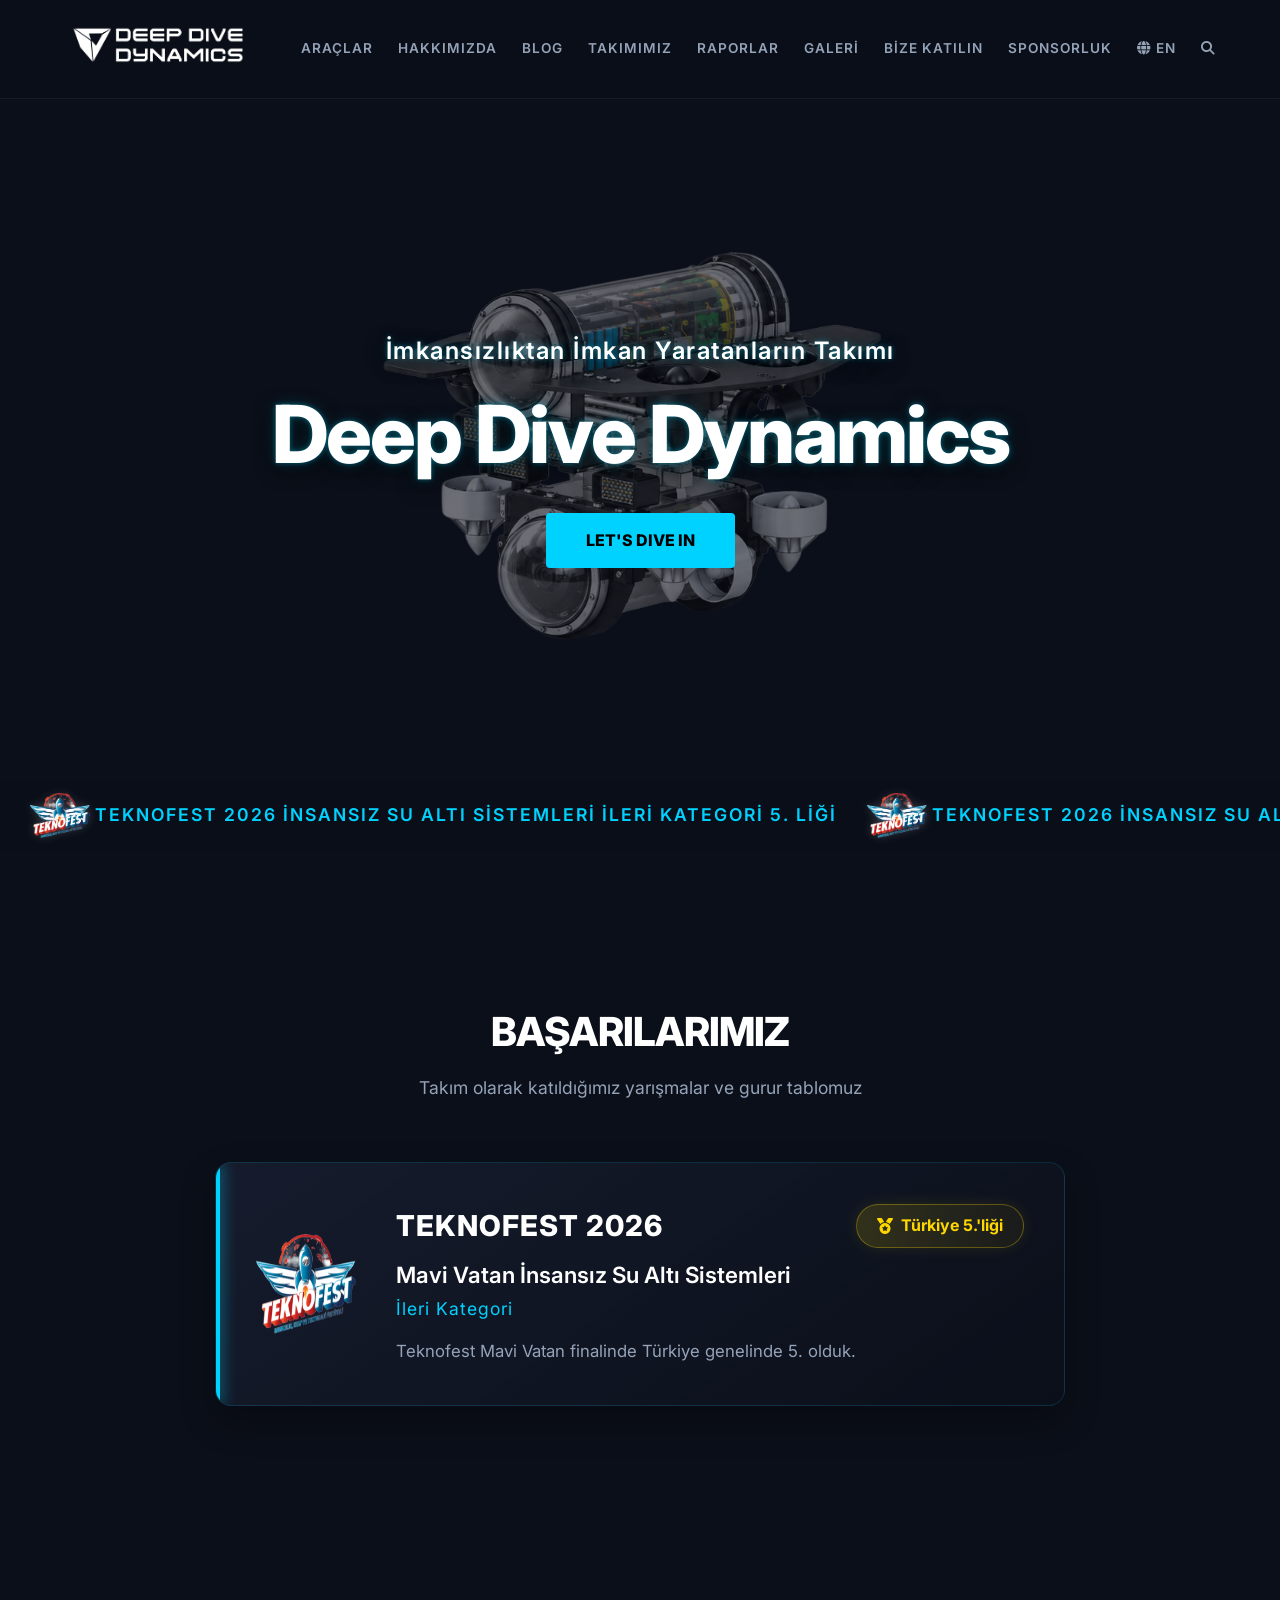
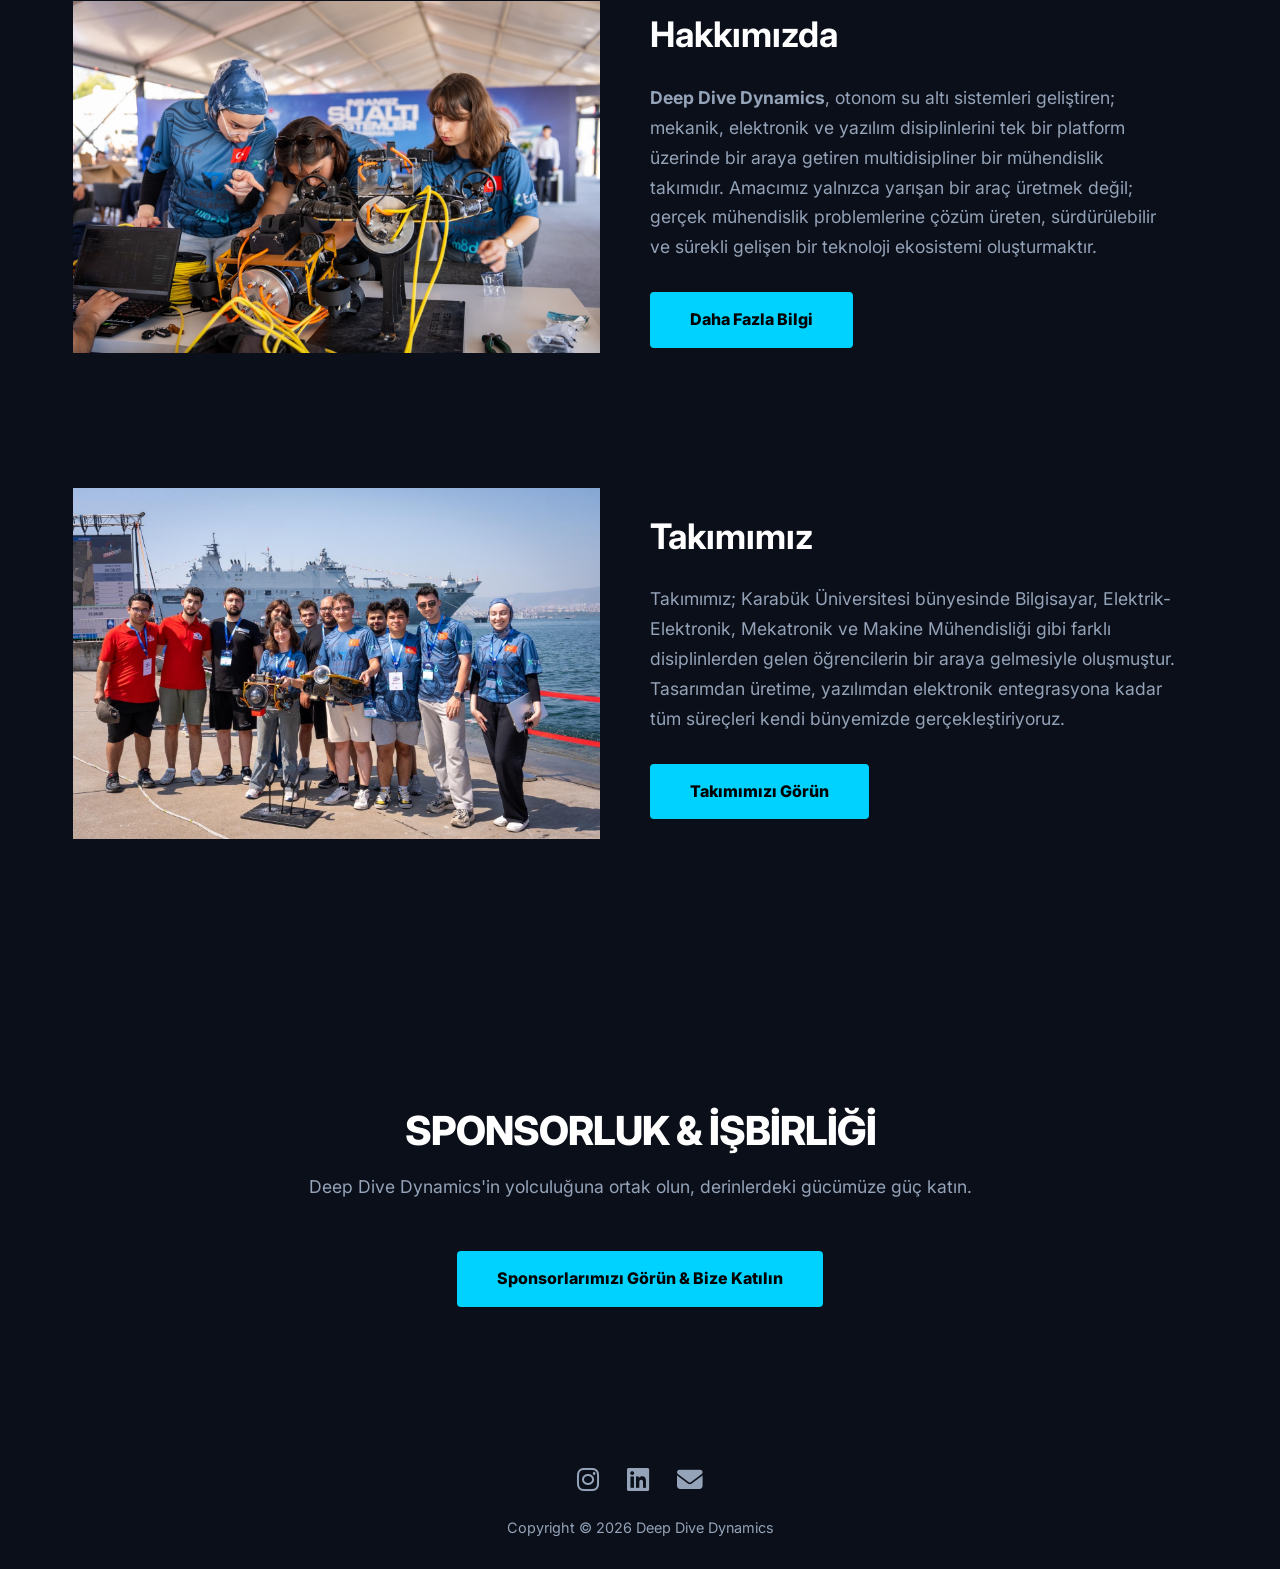
<file: index.html>
<!DOCTYPE html>
<html lang="tr">

<head>
    <meta charset="UTF-8">
    <meta name="viewport" content="width=device-width, initial-scale=1.0">
    <title>Deep Dive Dynamics</title>
    <meta name="description" content="Deep Dive Dynamics - İnsansız Su Altı Sistemleri.">
    <meta name="author" content="İbrahim Güngör">
    <meta property="og:title" content="Deep Dive Dynamics">
    <meta property="og:description"
        content="İmkansızlıktan imkan yaratanların takımı. Geleceğin otonom su altı araçlarını tasarlıyoruz.">

    <link rel="stylesheet" href="https://cdnjs.cloudflare.com/ajax/libs/font-awesome/6.7.2/css/all.min.css">
    <link rel="icon" sizes="192x192" href="images/logo_tek.png">
    <link rel="stylesheet" href="style.css?v=3">
</head>

<body>
    <div id="preloader">
        <img src="images/logo.png" alt="Yükleniyor...">
    </div>

    <header>
        <div class="logo">
            <a href="index.html">
                <img src="images/logo.png" alt="Deep Dive Dynamics Logo">
            </a>
        </div>

        <div class="menu-toggle" id="mobile-menu">
            <i class="fa-solid fa-bars"></i>
        </div>

        <nav id="nav-menu">
            <a href="araclar.html" data-tr="ARAÇLAR" data-en="VEHICLES">ARAÇLAR</a>
            <a href="hakkimizda.html" data-tr="HAKKIMIZDA" data-en="ABOUT US">HAKKIMIZDA</a>
            <a href="blog.html" data-tr="BLOG" data-en="BLOG">BLOG</a>
            <a href="takimimiz.html" data-tr="TAKIMIMIZ" data-en="OUR TEAM">TAKIMIMIZ</a>
            <a href="raporlar.html" data-tr="RAPORLAR" data-en="PAPERS">RAPORLAR</a>
            <a href="galeri.html" data-tr="GALERİ" data-en="GALLERY">GALERİ</a>
            <a href="https://docs.google.com/forms/d/e/1FAIpQLScR8scqBRYS02zoFpXVMVBQeoAkeAK_aq12Xqm8TAhwSs1n3A/viewform"
                target="_blank" data-tr="BİZE KATILIN" data-en="JOIN US">BİZE KATILIN</a>
            <a href="sponsorlar.html" data-tr="SPONSORLUK" data-en="SPONSORSHIP">SPONSORLUK</a>
            <a href="#" id="lang-toggle">
                <i class="fa-solid fa-globe"></i> EN
            </a>
            <a href="#" id="search-btn"><i class="fa-solid fa-magnifying-glass"></i></a>
        </nav>
    </header>

    <section id="hero">
        <p data-tr="İmkansızlıktan İmkan Yaratanların Takımı"
            data-en="The Team That Creates Possibility Out of Impossibility">İmkansızlıktan İmkan Yaratanların Takımı
        </p>
        <h1>Deep Dive Dynamics</h1>
        <a href="#basarilarimiz" class="btn" data-tr="LET'S DIVE IN" data-en="LET'S DIVE IN">LET'S DIVE IN</a>
        <!-- KAYAN YAZI (TICKER) BÖLÜMÜ -->
        <div class="news-ticker">
            <!-- 1. Grup -->
            <div class="ticker-content">
                <img src="images/teknofest_logo.png" alt="Teknofest" class="ticker-logo">
                <span class="marque" data-tr="Teknofest 2026 İnsansız Su Altı Sistemleri İleri Kategori 5. liği"
                    data-en="5th Place in the Advanced Category of Unmanned Underwater Systems at Teknofest 2026">Teknofest
                    2026 İnsansız Su Altı Sistemleri İleri Kategori 5. liği</span>

                <img src="images/teknofest_logo.png" alt="Teknofest" class="ticker-logo">
                <span class="marque" data-tr="Teknofest 2026 İnsansız Su Altı Sistemleri İleri Kategori 5. liği"
                    data-en="5th Place in the Advanced Category of Unmanned Underwater Systems at Teknofest 2026">Teknofest
                    2026 İnsansız Su Altı Sistemleri İleri Kategori 5. liği</span>
            </div>
            <!-- 2. Grup (Döngü için kopya) -->
            <div class="ticker-content">
                <img src="images/teknofest_logo.png" alt="Teknofest" class="ticker-logo">
                <span class="marque" data-tr="Teknofest 2026 İnsansız Su Altı Sistemleri İleri Kategori 5. liği"
                    data-en="5th Place in the Advanced Category of Unmanned Underwater Systems at Teknofest 2026">Teknofest
                    2026 İnsansız Su Altı Sistemleri İleri Kategori 5. liği</span>

                <img src="images/teknofest_logo.png" alt="Teknofest" class="ticker-logo">
                <span class="marque" data-tr="Teknofest 2026 İnsansız Su Altı Sistemleri İleri Kategori 5. liği"
                    data-en="5th Place in the Advanced Category of Unmanned Underwater Systems at Teknofest 2026">Teknofest
                    2026 İnsansız Su Altı Sistemleri İleri Kategori 5. liği</span>
            </div>
        </div>
    </section>

   <section id="basarilarimiz">
        <h2 class="section-title" data-tr="BAŞARILARIMIZ" data-en="ACHIEVEMENTS">BAŞARILARIMIZ</h2>
        <p class="section-subtitle" data-tr="Takım olarak katıldığımız yarışmalar ve gurur tablomuz"
            data-en="The competitions we participated in and our wall of pride">Takım olarak katıldığımız yarışmalar ve
            gurur tablomuz</p>

        <div class="achievement-container">
            <div class="achievement-card">
                <div class="achievement-icon">
                    <img src="images/teknofest_logo.png" class="teknofest-logo"></i>
                </div>
                <div class="achievement-content">
                    <div class="achievement-header">
                        <h3>TEKNOFEST 2026</h3>
                        <div class="achievement-badge" data-tr="<i class='fa-solid fa-medal'></i> Türkiye 5.'liği" data-en="<i class='fa-solid fa-medal'></i> 5th Place in Turkey">
                            <i class="fa-solid fa-medal"></i> Türkiye 5.'liği
                        </div>
                    </div>
                    <h4 data-tr="Mavi Vatan İnsansız Su Altı Sistemleri <br> <span>İleri Kategori</span>"
                        data-en="Blue Homeland Unmanned Underwater Systems <br> <span>Advanced Category</span>">
                        Mavi Vatan İnsansız Su Altı Sistemleri <br>
                        <span>İleri Kategori</span>
                    </h4>
                    <p class="achievement-desc" data-tr="Teknofest Mavi Vatan finalinde Türkiye genelinde 5. olduk."
                        data-en="We ranked 5th across Turkey in the Teknofest Blue Homeland finals.">
                        Teknofest Mavi Vatan finalinde Türkiye genelinde 5. olduk.
                    </p>
                </div>
            </div>
        </div>
    </section>

    <!-- =========================================
         HAKKIMIZDA & TAKIMIMIZ (İKİ SÜTUNLU TASARIM)
         ========================================= -->
    <section id="hakkimizda-takim" style="padding-top: 60px;">

        <!-- Hakkımızda Bloğu -->
        <div class="split-section">
            <div class="split-image">
                <!-- Buraya kendi ekibinizin çalışırken çekilmiş yatay bir fotoğrafını koyabilirsin -->
                <img src="images/ekibimiz/2025-2026/hakkimizda-gorsel.jpeg" alt="Deep Dive Dynamics Çalışma Anı">
            </div>
            <div class="split-content">
                <h2 data-tr="Hakkımızda" data-en="About Us">Hakkımızda</h2>
                <p data-tr="<strong>Deep Dive Dynamics</strong>, otonom su altı sistemleri geliştiren; mekanik, elektronik ve yazılım disiplinlerini tek bir platform üzerinde bir araya getiren multidisipliner bir mühendislik takımıdır. Amacımız yalnızca yarışan bir araç üretmek değil; gerçek mühendislik problemlerine çözüm üreten, sürdürülebilir ve sürekli gelişen bir teknoloji ekosistemi oluşturmaktır."
                    data-en="<strong>Deep Dive Dynamics</strong> is a multidisciplinary engineering team developing autonomous underwater systems; bringing together mechanical, electronic, and software disciplines on a single platform. Our goal is not merely to produce a competing vehicle, but to create a sustainable and continuously evolving technology ecosystem.">
                    <strong>Deep Dive Dynamics</strong>, otonom su altı sistemleri geliştiren; mekanik, elektronik ve
                    yazılım disiplinlerini tek bir platform üzerinde bir araya getiren multidisipliner bir mühendislik
                    takımıdır. Amacımız yalnızca yarışan bir araç üretmek değil; gerçek mühendislik problemlerine çözüm
                    üreten, sürdürülebilir ve sürekli gelişen bir teknoloji ekosistemi oluşturmaktır.
                </p>
                <a href="hakkimizda.html" class="btn" data-tr="Daha Fazla Bilgi" data-en="Learn More">Daha Fazla
                    Bilgi</a>
            </div>
        </div>

        <!-- Takımımız Bloğu -->
        <div class="split-section">
            <div class="split-image">
                <!-- Buraya tüm ekibin toplu fotoğrafını koyabilirsin -->
                <img src="images/ekibimiz/2025-2026/toplu-foto.jpeg" alt="Deep Dive Dynamics Toplu Fotoğraf">
            </div>
            <div class="split-content">
                <h2 data-tr="Takımımız" data-en="Our Team">Takımımız</h2>
                <p data-tr="Takımımız; Karabük Üniversitesi bünyesinde Bilgisayar, Elektrik-Elektronik, Mekatronik ve Makine Mühendisliği gibi farklı disiplinlerden gelen öğrencilerin bir araya gelmesiyle oluşmuştur. Tasarımdan üretime, yazılımdan elektronik entegrasyona kadar tüm süreçleri kendi bünyemizde gerçekleştiriyoruz."
                    data-en="Our team consists of students from various disciplines such as Computer, Electrical-Electronics, Mechatronics, and Mechanical Engineering at Karabük University. We carry out all processes internally, from design to production, and from software to electronic integration.">
                    Takımımız; Karabük Üniversitesi bünyesinde Bilgisayar, Elektrik-Elektronik, Mekatronik ve Makine
                    Mühendisliği gibi farklı disiplinlerden gelen öğrencilerin bir araya gelmesiyle oluşmuştur.
                    Tasarımdan üretime, yazılımdan elektronik entegrasyona kadar tüm süreçleri kendi bünyemizde
                    gerçekleştiriyoruz.
                </p>
                <a href="takimimiz.html" class="btn" data-tr="Takımımızı Görün" data-en="Meet the Team">Takımımızı Görün</a>
            </div>
        </div>

    </section>

    <section id="sponsorluk">
        <h2 class="section-title" data-tr="SPONSORLUK & İŞBİRLİĞİ" data-en="SPONSORSHIP & COLLABORATION">SPONSORLUK &
            İŞBİRLİĞİ</h2>
        <p class="section-subtitle"
            data-tr="Deep Dive Dynamics'in yolculuğuna ortak olun, derinlerdeki gücümüze güç katın."
            data-en="Join the journey of Deep Dive Dynamics and add strength to our power in the depths.">Deep Dive
            Dynamics'in yolculuğuna ortak olun, derinlerdeki gücümüze güç katın.</p>
        <div style="text-align: center; margin-bottom: 40px;">
            <a href="sponsorlar.html" class="btn" data-tr="Sponsorlarımızı Görün & Bize Katılın"
                data-en="See Our Sponsors & Join Us">Sponsorlarımızı Görün & Bize Katılın</a>
        </div>
    </section>

    <!-- =========================================
         GERÇEK ZAMANLI ARAMA MODALI (PENCERESİ)
         ========================================= -->
    <div id="search-modal" class="search-modal">
        <span class="search-close"><i class="fa-solid fa-xmark"></i></span>
        <div class="search-modal-content">
            <input type="text" id="search-input" placeholder="Sitede ne arıyorsunuz?" data-tr="Sitede ne arıyorsunuz?"
                data-en="What are you looking for?">
            <div id="search-results" class="search-results"></div>
        </div>
    </div>

    <footer>
        <div class="footer-ibrahim"><a href="https://www.linkedin.com/in/ibrahimgngr/" target="_blank">İbrahim GÜNGÖR</a></div>
        <div class="footer-socials">
            <a href="https://www.instagram.com/deepdivedynamics/" target="_blank" aria-label="Instagram"><i
                    class="fa-brands fa-instagram"></i></a>
            <a href="https://www.linkedin.com/in/deep-dive-dynamics-aba6392b6/" target="_blank" aria-label="LinkedIn"><i
                    class="fa-brands fa-linkedin"></i></a>
            <a href="mailto:gungoribrahim485@gmail.com" target="_blank" aria-label="Mail"><i
                    class="fa-solid fa-envelope"></i></a>
        </div>
        <p>Copyright &copy; 2026 Deep Dive Dynamics</p>
    </footer>

    <script>
        // Yükleme Ekranı
        window.addEventListener("load", () => {
            const preloader = document.getElementById("preloader");
            setTimeout(() => { preloader.style.opacity = "0"; preloader.style.visibility = "hidden"; }, 1000);
        });

        // ScrollSpy (Menü Vurgulama)
        const sections = document.querySelectorAll("section");
        const navLinks = document.querySelectorAll("header nav a:not(#lang-toggle)");
        window.addEventListener("scroll", () => {
            let current = "";
            sections.forEach((section) => {
                const sectionTop = section.offsetTop;
                if (window.scrollY >= sectionTop - 150) current = section.getAttribute("id");
            });
            if (Math.ceil(window.innerHeight + window.scrollY) >= document.documentElement.scrollHeight - 50) current = "sponsorluk";
            navLinks.forEach((link) => {
                link.classList.remove("active");
                if (current && link.getAttribute("href").includes(current)) link.classList.add("active");
            });
        });

        // Hamburger Menü
        const mobileMenu = document.getElementById('mobile-menu');
        const navMenu = document.getElementById('nav-menu');
        if (mobileMenu && navMenu) {
            mobileMenu.addEventListener('click', () => {
                navMenu.classList.toggle('active');
                const icon = mobileMenu.querySelector('i');
                if (navMenu.classList.contains('active')) {
                    icon.classList.remove('fa-bars'); icon.classList.add('fa-xmark');
                } else {
                    icon.classList.remove('fa-xmark'); icon.classList.add('fa-bars');
                }
            });
            navMenu.querySelectorAll('a').forEach(link => {
                link.addEventListener('click', () => {
                    navMenu.classList.remove('active');
                    mobileMenu.querySelector('i').classList.remove('fa-xmark');
                    mobileMenu.querySelector('i').classList.add('fa-bars');
                });
            });
        }

        // Çoklu Dil Motoru
        const langToggle = document.getElementById('lang-toggle');
        const translatableElements = document.querySelectorAll('[data-tr]');
        let currentLang = localStorage.getItem('site_lang') || 'tr';
        applyLanguage(currentLang);

        if (langToggle) {
            langToggle.addEventListener('click', (e) => {
                e.preventDefault();
                currentLang = currentLang === 'tr' ? 'en' : 'tr';
                localStorage.setItem('site_lang', currentLang);
                applyLanguage(currentLang);
            });
        }

        function applyLanguage(lang) {
            if (lang === 'tr') {
                if (langToggle) langToggle.innerHTML = '<i class="fa-solid fa-globe"></i> EN';
            } else {
                if (langToggle) langToggle.innerHTML = '<i class="fa-solid fa-globe"></i> TR';
            }
            translatableElements.forEach(el => {
                const translation = el.getAttribute(`data-${lang}`);
                if (translation) {
                    if (el.tagName === 'INPUT' || el.tagName === 'TEXTAREA') { el.placeholder = translation; }
                    else { el.innerHTML = translation; }
                }
            });
        }

        // =========================================
        // TÜM SİTEYİ VE ÇEVİRİLERİ TARAYAN AKILLI ARAMA MOTORU
        // =========================================
        const searchBtn = document.getElementById('search-btn');
        const searchModal = document.getElementById('search-modal');
        const searchClose = document.querySelector('.search-close');
        const searchInput = document.getElementById('search-input');
        const searchResults = document.getElementById('search-results');

        const sitePages = [
            'index.html', 'araclar.html', 'hakkimizda.html', 'blog.html',
            'takimimiz.html', 'raporlar.html', 'galeri.html', 'sponsorlar.html'
        ];
        let siteCache = [];

        // 1. Arka planda sayfaları yükleme
        async function loadSiteData() {
            if (siteCache.length > 0) return;
            for (let url of sitePages) {
                try {
                    const response = await fetch(url);
                    const htmlText = await response.text();
                    const parser = new DOMParser();
                    const doc = parser.parseFromString(htmlText, 'text/html');

                    doc.querySelectorAll('script, style, nav, footer, #search-modal').forEach(el => el.remove());

                    siteCache.push({
                        url: url,
                        title: doc.title.split('|')[0].trim(),
                        dom: doc.body
                    });
                } catch (err) {
                    console.log(url + " yüklenirken hata oluştu.");
                }
            }
        }

        // Modalı Açma ve Kapatma
        if (searchBtn && searchModal) {
            searchBtn.addEventListener('click', async (e) => {
                e.preventDefault();
                searchModal.classList.add('active');
                searchInput.focus();

                searchResults.innerHTML = '<p style="color:var(--text-muted); text-align:center; margin-top:20px;"><i class="fa-solid fa-spinner fa-spin"></i> Site içerikleri taranıyor...</p>';
                await loadSiteData();
                searchResults.innerHTML = '';

                if (searchInput.value) triggerSearch(searchInput.value);
            });

            searchClose.addEventListener('click', () => {
                searchModal.classList.remove('active');
                searchInput.value = '';
                searchResults.innerHTML = '';
            });

            searchModal.addEventListener('click', (e) => {
                if (e.target === searchModal) {
                    searchModal.classList.remove('active');
                    searchInput.value = '';
                    searchResults.innerHTML = '';
                }
            });
        }

        // Arama İşlemi (ÇEVİRİ ETİKETLERİ DAHİL)
        function triggerSearch(query) {
            query = query.toLowerCase().trim();
            searchResults.innerHTML = '';
            if (query.length < 2) return;

            let resultsFound = 0;

            siteCache.forEach(page => {
                // Sadece metin barındıran etiketleri seç
                const elements = page.dom.querySelectorAll('h1, h2, h3, h4, h5, h6, p, a, span, li, button, strong, b, div.info-card');
                const uniqueSnippets = new Set();

                elements.forEach(el => {
                    if (el.closest('nav') || el.closest('#search-modal')) return;

                    // Hem HTML içindeki yazıyı hem de çeviri taglerini çek
                    let textContent = el.textContent || "";
                    let dataTr = el.getAttribute('data-tr') || "";
                    let dataEn = el.getAttribute('data-en') || "";

                    // Hepsini birleştirip arama havuzu oluştur
                    let fullString = (textContent + " " + dataTr + " " + dataEn).toLowerCase().replace(/\s+/g, ' ').trim();

                    if (fullString.includes(query) && fullString.length > 0) {

                        // Ekranda gösterilecek metni seç (Eğer İngilizce taginde bulduysa onu göster)
                        let matchSource = textContent;
                        if (dataEn.toLowerCase().includes(query)) matchSource = dataEn;
                        else if (dataTr.toLowerCase().includes(query)) matchSource = dataTr;

                        matchSource = matchSource.replace(/\s+/g, ' ').trim();

                        if (!uniqueSnippets.has(matchSource) && matchSource.length > 0) {
                            uniqueSnippets.add(matchSource);

                            const matchIndex = matchSource.toLowerCase().indexOf(query);
                            const start = Math.max(0, matchIndex - 35);
                            const end = Math.min(matchSource.length, matchIndex + query.length + 35);

                            let snippet = matchSource.substring(start, end);
                            if (start > 0) snippet = "..." + snippet;
                            if (end < matchSource.length) snippet = snippet + "...";

                            // Aranan kelimeyi parlat
                            const regex = new RegExp(`(${query})`, 'gi');
                            snippet = snippet.replace(regex, '<strong style="color: #000; background-color: var(--accent-color); padding: 0 4px; border-radius: 3px;">$1</strong>');

                            const resultItem = document.createElement('a');
                            resultItem.href = `${page.url}?q=${encodeURIComponent(query)}`;
                            resultItem.className = 'search-result-item';
                            resultItem.innerHTML = `
                                <h3 style="font-size:0.85rem; color:#fff; margin-bottom:8px; opacity:0.8; text-transform:uppercase; letter-spacing:1px;">
                                    <i class="fa-solid fa-file-lines" style="margin-right:8px; color:var(--accent-color);"></i>${page.title}
                                </h3>
                                <p style="line-height:1.6;">${snippet}</p>
                            `;
                            searchResults.appendChild(resultItem);
                            resultsFound++;
                        }
                    }
                });
            });

            if (resultsFound === 0) {
                searchResults.innerHTML = `<p style="color:var(--text-muted); text-align:center; margin-top:20px;">Tüm sitede "${query}" ile ilgili sonuç bulunamadı.</p>`;
            }
        }

        if (searchInput) {
            searchInput.addEventListener('input', function () {
                if (siteCache.length > 0) triggerSearch(this.value);
            });
        }

        // =========================================
        // SAYFA YÜKLENİNCE OTOMATİK KAYDIR VE PARLAT
        // =========================================
        window.addEventListener('DOMContentLoaded', () => {
            const urlParams = new URLSearchParams(window.location.search);
            const searchQuery = urlParams.get('q');

            if (searchQuery) {
                const query = searchQuery.toLowerCase().trim();
                const elements = document.querySelectorAll('h1, h2, h3, h4, h5, h6, p, a, span, li, button, strong, b');
                let found = false;

                elements.forEach(el => {
                    if (found) return; // Zaten bulduysa diğerlerine bakma
                    if (el.closest('nav') || el.closest('#search-modal') || el.tagName === 'SCRIPT' || el.tagName === 'STYLE') return;

                    let textContent = el.textContent || "";
                    let dataTr = el.getAttribute('data-tr') || "";
                    let dataEn = el.getAttribute('data-en') || "";

                    let fullString = (textContent + " " + dataTr + " " + dataEn).toLowerCase();

                    if (fullString.includes(query)) {
                        setTimeout(() => {
                            el.scrollIntoView({ behavior: 'smooth', block: 'center' });

                            const originalBg = el.style.backgroundColor;
                            const originalTrans = el.style.transition;

                            el.style.transition = "background-color 0.5s ease";
                            el.style.backgroundColor = "rgba(0, 210, 255, 0.4)";
                            el.style.borderRadius = "4px";

                            setTimeout(() => {
                                el.style.backgroundColor = originalBg;
                                el.style.transition = originalTrans;
                                // URL'deki arama parametresini temizle
                                window.history.replaceState({}, document.title, window.location.pathname);
                            }, 2500);
                        }, 500);

                        found = true;
                    }
                });
            }
        });
    </script>
</body>

</html>
</file>
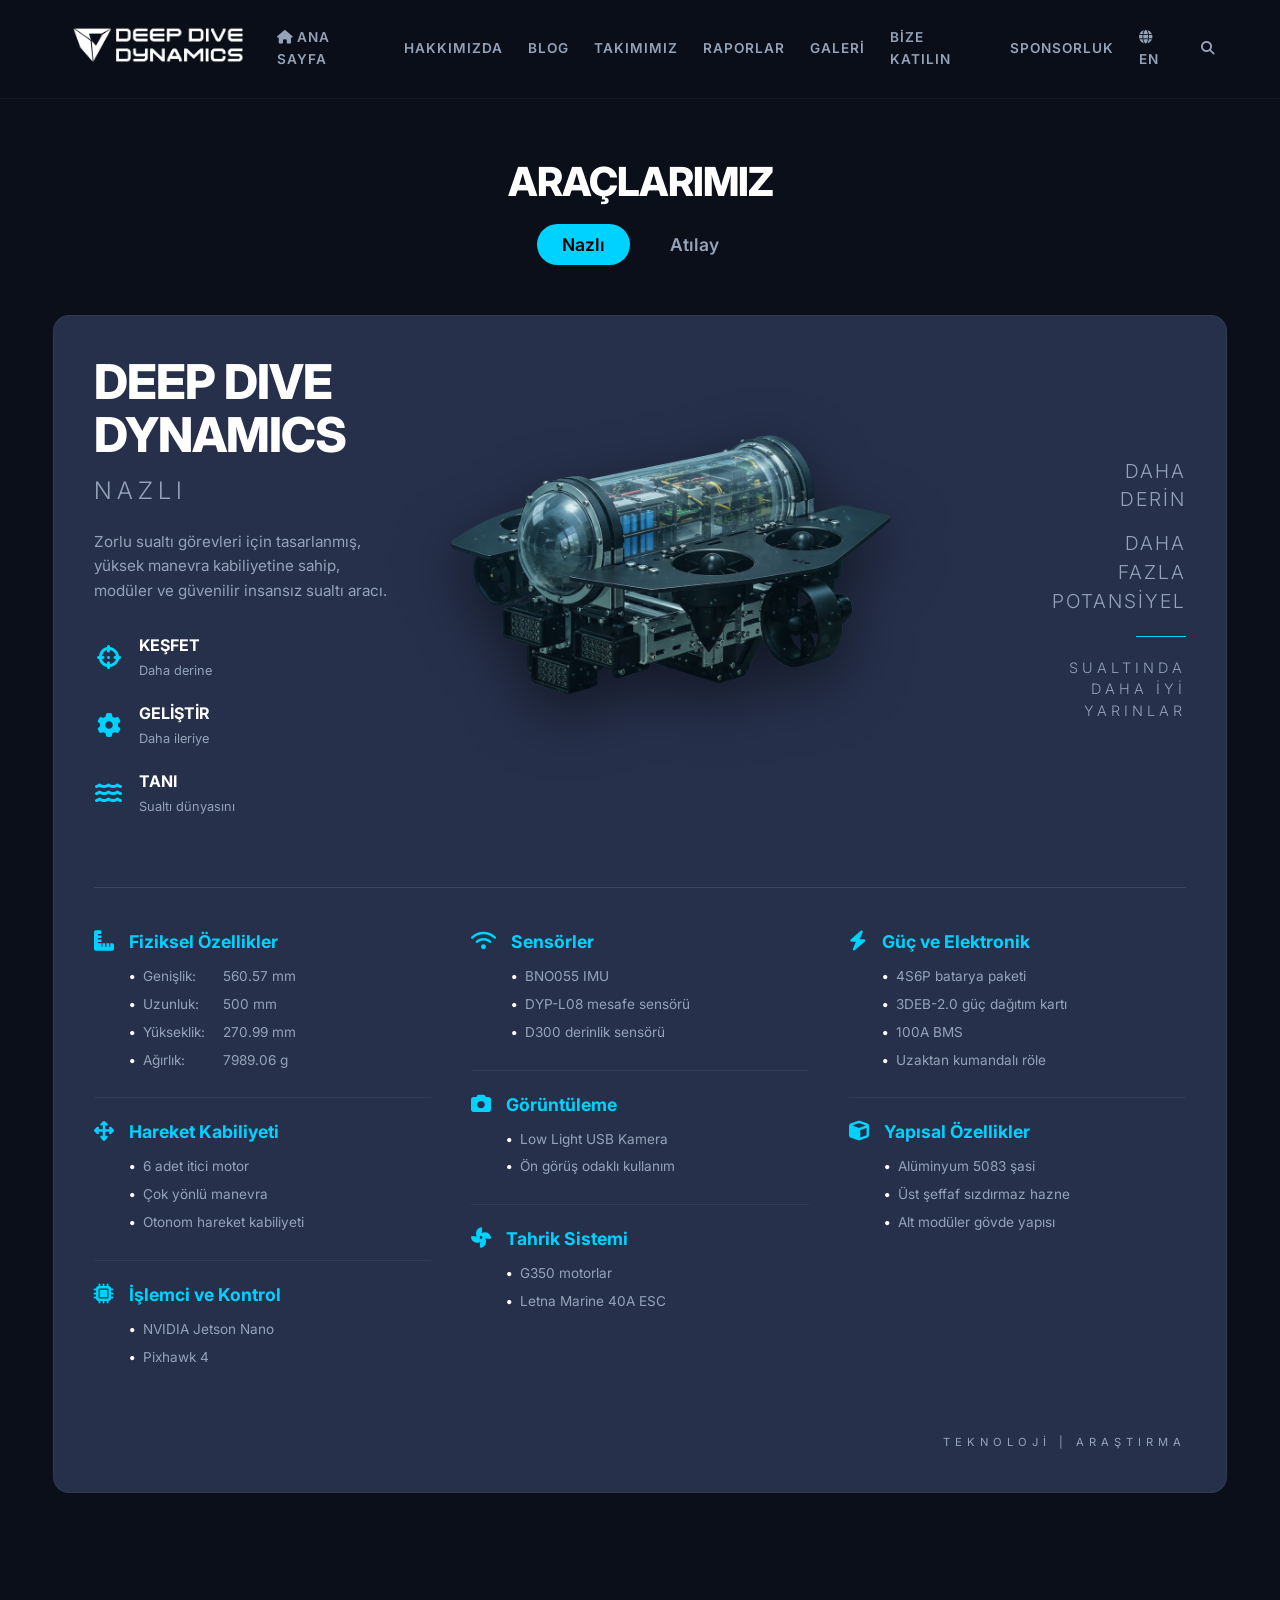
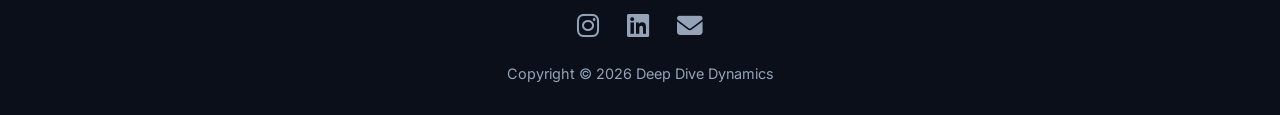
<file: araclar.html>
<!DOCTYPE html>
<html lang="tr">

<head>
    <meta charset="UTF-8">
    <meta name="viewport" content="width=device-width, initial-scale=1.0">
    <title data-tr="Araçlarımız | Deep Dive Dynamics" data-en="Our Vehicles | Deep Dive Dynamics"></title>
    <meta name="description" content="Deep Dive Dynamics - İnsansız Su Altı Sistemleri.">
    <meta name="author" content="İbrahim Güngör">
    <meta property="og:title" content="Deep Dive Dynamics">
    <meta property="og:description"
        content="İmkansızlıktan imkan yaratanların takımı. Geleceğin otonom su altı araçlarını tasarlıyoruz.">

    <link rel="stylesheet" href="https://cdnjs.cloudflare.com/ajax/libs/font-awesome/6.7.2/css/all.min.css">
    <link rel="icon" sizes="192x192" href="images/logo_tek.png">
    <link rel="stylesheet" href="style.css?v=6">
</head>

<body>
    <div id="preloader">
        <img src="images/logo.png" alt="Yükleniyor...">
    </div>

    <header>
        <div class="logo">
            <a href="index.html">
                <img src="images/logo.png" alt="Deep Dive Dynamics Logo">
            </a>
        </div>

        <div class="menu-toggle" id="mobile-menu">
            <i class="fa-solid fa-bars"></i>
        </div>

        <nav id="nav-menu">
            <a href="index.html" data-tr='<i class="fa-solid fa-house"></i> ANA SAYFA'
                data-en='<i class="fa-solid fa-house"></i> HOME'><i class="fa-solid fa-house"></i> ANA SAYFA</a>
            <a href="hakkimizda.html" data-tr="HAKKIMIZDA" data-en="ABOUT US">HAKKIMIZDA</a>
            <a href="blog.html" data-tr="BLOG" data-en="BLOG">BLOG</a>
            <a href="takimimiz.html" data-tr="TAKIMIMIZ" data-en="OUR TEAM">TAKIMIMIZ</a>
            <a href="raporlar.html" data-tr="RAPORLAR" data-en="PAPERS">RAPORLAR</a>
            <a href="galeri.html" data-tr="GALERİ" data-en="GALLERY">GALERİ</a>
            <a href="https://docs.google.com/forms/d/e/1FAIpQLScR8scqBRYS02zoFpXVMVBQeoAkeAK_aq12Xqm8TAhwSs1n3A/viewform"
                target="_blank" data-tr="BİZE KATILIN" data-en="JOIN US">BİZE KATILIN</a>
            <a href="sponsorlar.html" data-tr="SPONSORLUK" data-en="SPONSORSHIP">SPONSORLUK</a>
            <a href="#" id="lang-toggle">
                <i class="fa-solid fa-globe"></i> EN
            </a>
            <a href="#" id="search-btn"><i class="fa-solid fa-magnifying-glass"></i></a>
        </nav>
    </header>

    <div class="page-wrapper">
        <section id="araclar" style="padding-top: 0;">
            <h1 class="section-title" data-tr="ARAÇLARIMIZ" data-en="OUR VEHICLES">ARAÇLARIMIZ</h1>

            <!-- ARAÇ SEÇİCİ MENÜ -->
            <div class="choice-selector">
                <button class="choice-btn active" data-target="Nazlı">Nazlı</button>
                <button class="choice-btn" data-target="Atılay">Atılay</button>
            </div>

            <!-- =========================================
                 NAZLI KISMI (AKTİF OLAN)
                 ========================================= -->
            <div id="Nazlı" class="team-choice-content active">
                <div class="vehicle-showcase">
                    <!-- Üst Kısım: Başlık, Araç Görseli ve Vizyon Yazıları -->
                    <div class="vehicle-header-grid">
                        <!-- Sol: Başlık ve Açıklama -->
                        <div class="vehicle-title-box">
                            <h2 class="vehicle-main-title">DEEP DIVE<br>DYNAMICS</h2>
                            <h3 class="vehicle-sub-title" data-tr="NAZLI" data-en="NAZLI">NAZLI</h3>
                            <p class="vehicle-desc"
                                data-tr="Zorlu sualtı görevleri için tasarlanmış, yüksek manevra kabiliyetine sahip, modüler ve güvenilir insansız sualtı aracı."
                                data-en="Designed for challenging underwater missions, highly maneuverable, modular and reliable unmanned underwater vehicle.">
                                Zorlu sualtı görevleri için tasarlanmış, yüksek manevra kabiliyetine sahip, modüler ve
                                güvenilir insansız sualtı aracı.</p>

                            <ul class="vehicle-vision-list">
                                <li>
                                    <i class="fa-solid fa-crosshairs"></i>
                                    <div>
                                        <h4 data-tr="KEŞFET" data-en="EXPLORE">KEŞFET</h4>
                                        <p data-tr="Daha derine" data-en="Deeper">Daha derine</p>
                                    </div>
                                </li>
                                <li>
                                    <i class="fa-solid fa-gear"></i>
                                    <div>
                                        <h4 data-tr="GELİŞTİR" data-en="DEVELOP">GELİŞTİR</h4>
                                        <p data-tr="Daha ileriye" data-en="Further">Daha ileriye</p>
                                    </div>
                                </li>
                                <li>
                                    <i class="fa-solid fa-water"></i>
                                    <div>
                                        <h4 data-tr="TANI" data-en="RECOGNIZE">TANI</h4>
                                        <p data-tr="Sualtı dünyasını" data-en="Underwater world">Sualtı dünyasını</p>
                                    </div>
                                </li>
                            </ul>
                        </div>

                        <!-- Orta: Araç Görseli -->
                        <div class="vehicle-image-box">
                            <img src="images/araclar/nazli-render.png" alt="Nazlı 3D Render">
                        </div>

                        <!-- Sağ: Sağ Vizyon Yazıları -->
                        <div class="vehicle-right-vision">
                            <p data-tr="DAHA<br>DERİN" data-en="DEEPER">DAHA<br>DERİN</p>
                            <p data-tr="DAHA<br>FAZLA<br>POTANSİYEL" data-en="MORE<br>POTENTIAL">
                                DAHA<br>FAZLA<br>POTANSİYEL</p>
                            <div class="line-divider"></div>
                            <p class="small-vision" data-tr="SUALTINDA<br>DAHA İYİ<br>YARINLAR"
                                data-en="BETTER<br>TOMORROWS<br>UNDERWATER">SUALTINDA<br>DAHA İYİ<br>YARINLAR</p>
                        </div>
                    </div>

                    <!-- Alt Kısım: Teknik Özellikler Grid (3 Sütunlu) -->
                    <div class="vehicle-specs-grid">
                        <!-- Sütun 1 -->
                        <div class="spec-column">
                            <div class="spec-item">
                                <i class="fa-solid fa-ruler-combined"></i>
                                <div>
                                    <h4 data-tr="Fiziksel Özellikler" data-en="Physical Properties">Fiziksel Özellikler
                                    </h4>
                                    <ul>
                                        <li><span>Genişlik:</span> 560.57 mm</li>
                                        <li><span>Uzunluk:</span> 500 mm</li>
                                        <li><span>Yükseklik:</span> 270.99 mm</li>
                                        <li><span>Ağırlık:</span> 7989.06 g</li>
                                    </ul>
                                </div>
                            </div>
                            <div class="spec-item">
                                <i class="fa-solid fa-arrows-up-down-left-right"></i>
                                <div>
                                    <h4 data-tr="Hareket Kabiliyeti" data-en="Maneuverability">Hareket Kabiliyeti</h4>
                                    <ul>
                                        <li data-tr="6 adet itici motor" data-en="6 thrusters">6 adet itici motor</li>
                                        <li data-tr="Çok yönlü manevra" data-en="Omnidirectional maneuver">Çok yönlü
                                            manevra</li>
                                        <li data-tr="Otonom hareket kabiliyeti" data-en="Autonomous movement">Otonom
                                            hareket kabiliyeti</li>
                                    </ul>
                                </div>
                            </div>
                            <div class="spec-item" style="border-bottom:none;">
                                <i class="fa-solid fa-microchip"></i>
                                <div>
                                    <h4 data-tr="İşlemci ve Kontrol" data-en="Processor and Control">İşlemci ve Kontrol
                                    </h4>
                                    <ul>
                                        <li>NVIDIA Jetson Nano</li>
                                        <li>Pixhawk 4</li>
                                    </ul>
                                </div>
                            </div>
                        </div>

                        <!-- Sütun 2 -->
                        <div class="spec-column">
                            <div class="spec-item">
                                <i class="fa-solid fa-wifi"></i>
                                <div>
                                    <h4 data-tr="Sensörler" data-en="Sensors">Sensörler</h4>
                                    <ul>
                                        <li>BNO055 IMU</li>
                                        <li data-tr="DYP-L08 mesafe sensörü" data-en="DYP-L08 distance sensor">DYP-L08
                                            mesafe sensörü</li>
                                        <li data-tr="D300 derinlik sensörü" data-en="D300 depth sensor">D300 derinlik
                                            sensörü</li>
                                    </ul>
                                </div>
                            </div>
                            <div class="spec-item">
                                <i class="fa-solid fa-camera"></i>
                                <div>
                                    <h4 data-tr="Görüntüleme" data-en="Imaging">Görüntüleme</h4>
                                    <ul>
                                        <li>Low Light USB Kamera</li>
                                        <li data-tr="Ön görüş odaklı kullanım" data-en="Front view focused use">Ön görüş
                                            odaklı kullanım</li>
                                    </ul>
                                </div>
                            </div>
                            <div class="spec-item" style="border-bottom:none;">
                                <i class="fa-solid fa-fan"></i>
                                <div>
                                    <h4 data-tr="Tahrik Sistemi" data-en="Propulsion System">Tahrik Sistemi</h4>
                                    <ul>
                                        <li>G350 motorlar</li>
                                        <li>Letna Marine 40A ESC</li>
                                    </ul>
                                </div>
                            </div>
                        </div>

                        <!-- Sütun 3 -->
                        <div class="spec-column">
                            <div class="spec-item">
                                <i class="fa-solid fa-bolt"></i>
                                <div>
                                    <h4 data-tr="Güç ve Elektronik" data-en="Power and Electronics">Güç ve Elektronik
                                    </h4>
                                    <ul>
                                        <li>4S6P batarya paketi</li>
                                        <li data-tr="3DEB-2.0 güç dağıtım kartı"
                                            data-en="3DEB-2.0 power distribution board">3DEB-2.0 güç dağıtım kartı</li>
                                        <li>100A BMS</li>
                                        <li data-tr="Uzaktan kumandalı röle" data-en="Remote controlled relay">Uzaktan
                                            kumandalı röle</li>
                                    </ul>
                                </div>
                            </div>
                            <div class="spec-item" style="border-bottom:none;">
                                <i class="fa-solid fa-cube"></i>
                                <div>
                                    <h4 data-tr="Yapısal Özellikler" data-en="Structural Features">Yapısal Özellikler
                                    </h4>
                                    <ul>
                                        <li data-tr="Alüminyum 5083 şasi" data-en="Aluminum 5083 chassis">Alüminyum 5083
                                            şasi</li>
                                        <li data-tr="Üst şeffaf sızdırmaz hazne"
                                            data-en="Upper transparent sealed chamber">Üst şeffaf sızdırmaz hazne</li>
                                        <li data-tr="Alt modüler gövde yapısı" data-en="Lower modular body structure">
                                            Alt modüler gövde yapısı</li>
                                    </ul>
                                </div>
                            </div>
                        </div>
                    </div>
                    <!-- Alt Slogan -->
                    <div class="vehicle-footer-slogan">
                        <span data-tr="TEKNOLOJİ | ARAŞTIRMA"
                            data-en="TECHNOLOGY | RESEARCH">TEKNOLOJİ | ARAŞTIRMA
                        </span>
                    </div>
                </div>
            </div>

            <!-- =========================================
                 ATILAY KISMI (GİZLİ BAŞLAR)
                 ========================================= -->
            <div id="Atılay" class="team-choice-content">
                <div class="vehicle-showcase">
                    <!-- Üst Kısım: Başlık, Araç Görseli ve Vizyon Yazıları -->
                    <div class="vehicle-header-grid">
                        <!-- Sol: Başlık ve Açıklama -->
                        <div class="vehicle-title-box">
                            <h2 class="vehicle-main-title">DEEP DIVE<br>DYNAMICS</h2>
                            <h3 class="vehicle-sub-title" data-tr="ATILAY" data-en="ATILAY">ATILAY</h3>
                            <p class="vehicle-desc"
                                data-tr="Kompakt yapısı, yüksek manevra kabiliyetine sahip ve modüler tasarımıyla dar alanlarda çalışmak için geliştirilmiş, güvenilir insansız sualtı aracı."
                                data-en="Reliable unmanned underwater vehicle developed to work in narrow spaces with its compact structure, high maneuverability and modular design.">
                                Kompakt yapısı, yüksek manevra kabiliyeti ve modüler tasarımıyla dar alanlarda çalışmak
                                için geliştirilmiş, güvenilir insansız sualtı aracı.</p>

                            <ul class="vehicle-vision-list">
                                <li>
                                    <i class="fa-solid fa-crosshairs"></i>
                                    <div>
                                        <h4 data-tr="KEŞFET" data-en="EXPLORE">KEŞFET</h4>
                                        <p data-tr="Daha yakına" data-en="Closer">Daha yakına</p>
                                    </div>
                                </li>
                                <li>
                                    <i class="fa-solid fa-gear"></i>
                                    <div>
                                        <h4 data-tr="GELİŞTİR" data-en="DEVELOP">GELİŞTİR</h4>
                                        <p data-tr="Daha akıllı" data-en="Smarter">Daha akıllı</p>
                                    </div>
                                </li>
                                <li>
                                    <i class="fa-solid fa-water"></i>
                                    <div>
                                        <h4 data-tr="TANI" data-en="RECOGNIZE">TANI</h4>
                                        <p data-tr="Sualtı detaylarını" data-en="Underwater details">Sualtı detaylarını
                                        </p>
                                    </div>
                                </li>
                            </ul>
                        </div>

                        <!-- Orta: Araç Görseli -->
                        <div class="vehicle-image-box">
                            <img src="images/araclar/atilay-render.png" alt="Atılay 3D Render">
                        </div>

                        <!-- Sağ: Sağ Vizyon Yazıları -->
                        <div class="vehicle-right-vision">
                            <p data-tr="DAHA<br>DERİN" data-en="DEEPER">DAHA<br>DERİN</p>
                            <p data-tr="DAHA<br>FAZLA<br>POTANSİYEL" data-en="MORE<br>POTENTIAL">
                                DAHA<br>FAZLA<br>POTANSİYEL</p>
                            <div class="line-divider"></div>
                            <p class="small-vision" data-tr="SUALTINDA<br>DAHA İYİ<br>YARINLAR"
                                data-en="BETTER<br>TOMORROWS<br>UNDERWATER">SUALTINDA<br>DAHA İYİ<br>YARINLAR</p>
                        </div>
                    </div>

                    <!-- Alt Kısım: Teknik Özellikler Grid (3 Sütunlu) -->
                    <div class="vehicle-specs-grid">
                        <!-- Sütun 1 -->
                        <div class="spec-column">
                            <div class="spec-item">
                                <i class="fa-solid fa-ruler-combined"></i>
                                <div>
                                    <h4 data-tr="Fiziksel Özellikler" data-en="Physical Properties">Fiziksel Özellikler
                                    </h4>
                                    <ul>
                                        <li><span>Genişlik:</span> 442.26 mm</li>
                                        <li><span>Uzunluk:</span> 366.07 mm</li>
                                        <li><span>Yükseklik:</span> 202 mm</li>
                                        <li><span>Ağırlık:</span> 6147.15 g</li>
                                    </ul>
                                </div>
                            </div>
                            <div class="spec-item">
                                <i class="fa-solid fa-arrows-up-down-left-right"></i>
                                <div>
                                    <h4 data-tr="Hareket Kabiliyeti" data-en="Maneuverability">Hareket Kabiliyeti</h4>
                                    <ul>
                                        <li data-tr="6 adet itici motor" data-en="6 thrusters">6 adet itici motor</li>
                                        <li data-tr="Dar alanlarda manevra" data-en="Maneuver in narrow spaces">Dar
                                            alanlarda manevra</li>
                                        <li data-tr="Hassas yönlendirme" data-en="Precise steering">Hassas yönlendirme
                                        </li>
                                    </ul>
                                </div>
                            </div>
                            <div class="spec-item" style="border-bottom:none;">
                                <i class="fa-solid fa-microchip"></i>
                                <div>
                                    <h4 data-tr="İşlemci ve Kontrol" data-en="Processor and Control">İşlemci ve Kontrol
                                    </h4>
                                    <ul>
                                        <li>Raspberry Pi 4</li>
                                        <li>Pixhawk 4</li>
                                    </ul>
                                </div>
                            </div>
                        </div>

                        <!-- Sütun 2 -->
                        <div class="spec-column">
                            <div class="spec-item">
                                <i class="fa-solid fa-wifi"></i>
                                <div>
                                    <h4 data-tr="Sensörler" data-en="Sensors">Sensörler</h4>
                                    <ul>
                                        <li>BNO055 IMU</li>
                                        <li data-tr="DYP-L08 mesafe sensörü" data-en="DYP-L08 distance sensor">DYP-L08
                                            mesafe sensörü</li>
                                    </ul>
                                </div>
                            </div>
                            <div class="spec-item">
                                <i class="fa-solid fa-camera"></i>
                                <div>
                                    <h4 data-tr="Görüntüleme" data-en="Imaging">Görüntüleme</h4>
                                    <ul>
                                        <li>IMX219-200 kamera</li>
                                        <li data-tr="Kapalı alan inceleme ve hat takibi"
                                            data-en="Closed area inspection and line tracking">Kapalı alan inceleme ve
                                            hat takibi</li>
                                    </ul>
                                </div>
                            </div>
                            <div class="spec-item" style="border-bottom:none;">
                                <i class="fa-solid fa-fan"></i>
                                <div>
                                    <h4 data-tr="Tahrik Sistemi" data-en="Propulsion System">Tahrik Sistemi</h4>
                                    <ul>
                                        <li data-tr="Hazır BLDC motorlar" data-en="Standard BLDC motors">Hazır BLDC
                                            motorlar</li>
                                        <li>Letna Marine 40A ESC</li>
                                    </ul>
                                </div>
                            </div>
                        </div>

                        <!-- Sütun 3 -->
                        <div class="spec-column">
                            <div class="spec-item">
                                <i class="fa-solid fa-bolt"></i>
                                <div>
                                    <h4 data-tr="Güç ve Elektronik" data-en="Power and Electronics">Güç ve Elektronik
                                    </h4>
                                    <ul>
                                        <li>4S5P batarya paketi</li>
                                        <li data-tr="3DEB-2.0 güç dağıtım kartı"
                                            data-en="3DEB-2.0 power distribution board">3DEB-2.0 güç dağıtım kartı</li>
                                        <li>100A BMS</li>
                                        <li data-tr="Uzaktan kumandalı röle" data-en="Remote controlled relay">Uzaktan
                                            kumandalı röle</li>
                                    </ul>
                                </div>
                            </div>
                            <div class="spec-item" style="border-bottom:none;">
                                <i class="fa-solid fa-cube"></i>
                                <div>
                                    <h4 data-tr="Yapısal Özellikler" data-en="Structural Features">Yapısal Özellikler
                                    </h4>
                                    <ul>
                                        <li data-tr="Alüminyum 5083 kapaklar" data-en="Aluminum 5083 covers">Alüminyum
                                            5083 kapaklar</li>
                                        <li data-tr="150 mm dış çaplı sızdırmaz hazne"
                                            data-en="150 mm outer diameter sealed chamber">150 mm dış çaplı sızdırmaz
                                            hazne</li>
                                        <li data-tr="Kompakt ve modüler gövde" data-en="Compact and modular body">
                                            Kompakt ve modüler gövde</li>
                                    </ul>
                                </div>
                            </div>
                        </div>
                    </div>
                    <!-- Alt Slogan -->
                    <div class="vehicle-footer-slogan">
                        <span data-tr="TEKNOLOJİ | ARAŞTIRMA"
                            data-en="TECHNOLOGY | RESEARCH">TEKNOLOJİ | ARAŞTIRMA
                        </span>
                    </div>
                </div>
            </div>

        </section>
    </div>


    <!-- =========================================
         GERÇEK ZAMANLI ARAMA MODALI (PENCERESİ)
         ========================================= -->
    <div id="search-modal" class="search-modal">
        <span class="search-close"><i class="fa-solid fa-xmark"></i></span>
        <div class="search-modal-content">
            <input type="text" id="search-input" placeholder="Sitede ne arıyorsunuz? (örn: motor, rapor, sponsor...)"
                data-tr="Sitede ne arıyorsunuz?" data-en="What are you looking for?">
            <div id="search-results" class="search-results">
            </div>
        </div>
    </div>


    <footer>
        <div class="footer-ibrahim"><a href="https://www.linkedin.com/in/ibrahimgngr/" target="_blank">İbrahim GÜNGÖR</a></div>
        <div class="footer-socials">
            <a href="https://www.instagram.com/deepdivedynamics/" target="_blank" aria-label="Instagram"><i
                    class="fa-brands fa-instagram"></i></a>
            <a href="https://www.linkedin.com/in/deep-dive-dynamics-aba6392b6/" target="_blank" aria-label="LinkedIn"><i
                    class="fa-brands fa-linkedin"></i></a>
            <a href="mailto:gungoribrahim485@gmail.com" target="_blank" aria-label="Mail"><i
                    class="fa-solid fa-envelope"></i></a>
        </div>
        <p>Copyright &copy; 2026 Deep Dive Dynamics</p>
    </footer>

    <script>
        // Yükleme Ekranı
        window.addEventListener("load", () => {
            const preloader = document.getElementById("preloader");
            setTimeout(() => { preloader.style.opacity = "0"; preloader.style.visibility = "hidden"; }, 1000);
        });

        // Hamburger Menü
        const mobileMenu = document.getElementById('mobile-menu');
        const navMenu = document.getElementById('nav-menu');
        if (mobileMenu && navMenu) {
            mobileMenu.addEventListener('click', () => {
                navMenu.classList.toggle('active');
                const icon = mobileMenu.querySelector('i');
                if (navMenu.classList.contains('active')) {
                    icon.classList.remove('fa-bars'); icon.classList.add('fa-xmark');
                } else {
                    icon.classList.remove('fa-xmark'); icon.classList.add('fa-bars');
                }
            });
            navMenu.querySelectorAll('a').forEach(link => {
                link.addEventListener('click', () => {
                    navMenu.classList.remove('active');
                    mobileMenu.querySelector('i').classList.remove('fa-xmark');
                    mobileMenu.querySelector('i').classList.add('fa-bars');
                });
            });
        }

        // =========================================
        // SEÇENEK SEÇİCİ (FİLTRELEME) MANTIĞI
        // =========================================
        const choiceBtns = document.querySelectorAll('.choice-btn');
        const choiceContents = document.querySelectorAll('.team-choice-content');

        if (choiceBtns.length > 0) {
            choiceBtns.forEach(btn => {
                btn.addEventListener('click', () => {
                    // Tüm butonları ve içerikleri pasife al
                    choiceBtns.forEach(b => b.classList.remove('active'));
                    choiceContents.forEach(content => content.classList.remove('active'));

                    // Tıklanan butonu ve hedef içeriği aktif yap
                    btn.classList.add('active');

                    // Butondaki data-target ID'sini çek ve HTML ID ile eşleştirerek göster
                    const targetId = btn.getAttribute('data-target');
                    const targetElement = document.getElementById(targetId);

                    if (targetElement) {
                        targetElement.classList.add('active');
                    }
                });
            });
        }

        // Çoklu Dil Motoru
        const langToggle = document.getElementById('lang-toggle');
        const translatableElements = document.querySelectorAll('[data-tr]');
        let currentLang = localStorage.getItem('site_lang') || 'tr';
        applyLanguage(currentLang);

        if (langToggle) {
            langToggle.addEventListener('click', (e) => {
                e.preventDefault();
                currentLang = currentLang === 'tr' ? 'en' : 'tr';
                localStorage.setItem('site_lang', currentLang);
                applyLanguage(currentLang);
            });
        }

        function applyLanguage(lang) {
            if (lang === 'tr') {
                if (langToggle) langToggle.innerHTML = '<i class="fa-solid fa-globe"></i> EN';
            } else {
                if (langToggle) langToggle.innerHTML = '<i class="fa-solid fa-globe"></i> TR';
            }
            translatableElements.forEach(el => {
                const translation = el.getAttribute(`data-${lang}`);
                if (translation) {
                    if (el.tagName === 'INPUT' || el.tagName === 'TEXTAREA') { el.placeholder = translation; }
                    else { el.innerHTML = translation; }
                }
            });
        }

        // =========================================
        // TÜM SİTEYİ VE ÇEVİRİLERİ TARAYAN AKILLI ARAMA MOTORU
        // =========================================
        const searchBtn = document.getElementById('search-btn');
        const searchModal = document.getElementById('search-modal');
        const searchClose = document.querySelector('.search-close');
        const searchInput = document.getElementById('search-input');
        const searchResults = document.getElementById('search-results');

        const sitePages = [
            'index.html', 'araclar.html', 'hakkimizda.html','blog.html',
            'takimimiz.html', 'raporlar.html', 'galeri.html', 'sponsorlar.html'
        ];
        let siteCache = [];

        // 1. Arka planda sayfaları yükleme
        async function loadSiteData() {
            if (siteCache.length > 0) return;
            for (let url of sitePages) {
                try {
                    const response = await fetch(url);
                    const htmlText = await response.text();
                    const parser = new DOMParser();
                    const doc = parser.parseFromString(htmlText, 'text/html');

                    doc.querySelectorAll('script, style, nav, footer, #search-modal').forEach(el => el.remove());

                    siteCache.push({
                        url: url,
                        title: doc.title.split('|')[0].trim(),
                        dom: doc.body
                    });
                } catch (err) {
                    console.log(url + " yüklenirken hata oluştu.");
                }
            }
        }

        // Modalı Açma ve Kapatma
        if (searchBtn && searchModal) {
            searchBtn.addEventListener('click', async (e) => {
                e.preventDefault();
                searchModal.classList.add('active');
                searchInput.focus();

                searchResults.innerHTML = '<p style="color:var(--text-muted); text-align:center; margin-top:20px;"><i class="fa-solid fa-spinner fa-spin"></i> Site içerikleri taranıyor...</p>';
                await loadSiteData();
                searchResults.innerHTML = '';

                if (searchInput.value) triggerSearch(searchInput.value);
            });

            searchClose.addEventListener('click', () => {
                searchModal.classList.remove('active');
                searchInput.value = '';
                searchResults.innerHTML = '';
            });

            searchModal.addEventListener('click', (e) => {
                if (e.target === searchModal) {
                    searchModal.classList.remove('active');
                    searchInput.value = '';
                    searchResults.innerHTML = '';
                }
            });
        }

        // Arama İşlemi (ÇEVİRİ ETİKETLERİ DAHİL)
        function triggerSearch(query) {
            query = query.toLowerCase().trim();
            searchResults.innerHTML = '';
            if (query.length < 2) return;

            let resultsFound = 0;

            siteCache.forEach(page => {
                // Sadece metin barındıran etiketleri seç
                const elements = page.dom.querySelectorAll('h1, h2, h3, h4, h5, h6, p, a, span, li, button, strong, b, div.info-card');
                const uniqueSnippets = new Set();

                elements.forEach(el => {
                    if (el.closest('nav') || el.closest('#search-modal')) return;

                    // Hem HTML içindeki yazıyı hem de çeviri taglerini çek
                    let textContent = el.textContent || "";
                    let dataTr = el.getAttribute('data-tr') || "";
                    let dataEn = el.getAttribute('data-en') || "";

                    // Hepsini birleştirip arama havuzu oluştur
                    let fullString = (textContent + " " + dataTr + " " + dataEn).toLowerCase().replace(/\s+/g, ' ').trim();

                    if (fullString.includes(query) && fullString.length > 0) {

                        // Ekranda gösterilecek metni seç (Eğer İngilizce taginde bulduysa onu göster)
                        let matchSource = textContent;
                        if (dataEn.toLowerCase().includes(query)) matchSource = dataEn;
                        else if (dataTr.toLowerCase().includes(query)) matchSource = dataTr;

                        matchSource = matchSource.replace(/\s+/g, ' ').trim();

                        if (!uniqueSnippets.has(matchSource) && matchSource.length > 0) {
                            uniqueSnippets.add(matchSource);

                            const matchIndex = matchSource.toLowerCase().indexOf(query);
                            const start = Math.max(0, matchIndex - 35);
                            const end = Math.min(matchSource.length, matchIndex + query.length + 35);

                            let snippet = matchSource.substring(start, end);
                            if (start > 0) snippet = "..." + snippet;
                            if (end < matchSource.length) snippet = snippet + "...";

                            // Aranan kelimeyi parlat
                            const regex = new RegExp(`(${query})`, 'gi');
                            snippet = snippet.replace(regex, '<strong style="color: #000; background-color: var(--accent-color); padding: 0 4px; border-radius: 3px;">$1</strong>');

                            const resultItem = document.createElement('a');
                            resultItem.href = `${page.url}?q=${encodeURIComponent(query)}`;
                            resultItem.className = 'search-result-item';
                            resultItem.innerHTML = `
                                <h3 style="font-size:0.85rem; color:#fff; margin-bottom:8px; opacity:0.8; text-transform:uppercase; letter-spacing:1px;">
                                    <i class="fa-solid fa-file-lines" style="margin-right:8px; color:var(--accent-color);"></i>${page.title}
                                </h3>
                                <p style="line-height:1.6;">${snippet}</p>
                            `;
                            searchResults.appendChild(resultItem);
                            resultsFound++;
                        }
                    }
                });
            });

            if (resultsFound === 0) {
                searchResults.innerHTML = `<p style="color:var(--text-muted); text-align:center; margin-top:20px;">Tüm sitede "${query}" ile ilgili sonuç bulunamadı.</p>`;
            }
        }

        if (searchInput) {
            searchInput.addEventListener('input', function () {
                if (siteCache.length > 0) triggerSearch(this.value);
            });
        }

        // =========================================
        // SAYFA YÜKLENİNCE OTOMATİK KAYDIR VE PARLAT
        // =========================================
        window.addEventListener('DOMContentLoaded', () => {
            const urlParams = new URLSearchParams(window.location.search);
            const searchQuery = urlParams.get('q');

            if (searchQuery) {
                const query = searchQuery.toLowerCase().trim();
                const elements = document.querySelectorAll('h1, h2, h3, h4, h5, h6, p, a, span, li, button, strong, b');
                let found = false;

                elements.forEach(el => {
                    if (found) return; // Zaten bulduysa diğerlerine bakma
                    if (el.closest('nav') || el.closest('#search-modal') || el.tagName === 'SCRIPT' || el.tagName === 'STYLE') return;

                    let textContent = el.textContent || "";
                    let dataTr = el.getAttribute('data-tr') || "";
                    let dataEn = el.getAttribute('data-en') || "";

                    let fullString = (textContent + " " + dataTr + " " + dataEn).toLowerCase();

                    if (fullString.includes(query)) {
                        setTimeout(() => {
                            el.scrollIntoView({ behavior: 'smooth', block: 'center' });

                            const originalBg = el.style.backgroundColor;
                            const originalTrans = el.style.transition;

                            el.style.transition = "background-color 0.5s ease";
                            el.style.backgroundColor = "rgba(0, 210, 255, 0.4)";
                            el.style.borderRadius = "4px";

                            setTimeout(() => {
                                el.style.backgroundColor = originalBg;
                                el.style.transition = originalTrans;
                                // URL'deki arama parametresini temizle
                                window.history.replaceState({}, document.title, window.location.pathname);
                            }, 2500);
                        }, 500);

                        found = true;
                    }
                });
            }
        });
    </script>
</body>

</html>
</file>
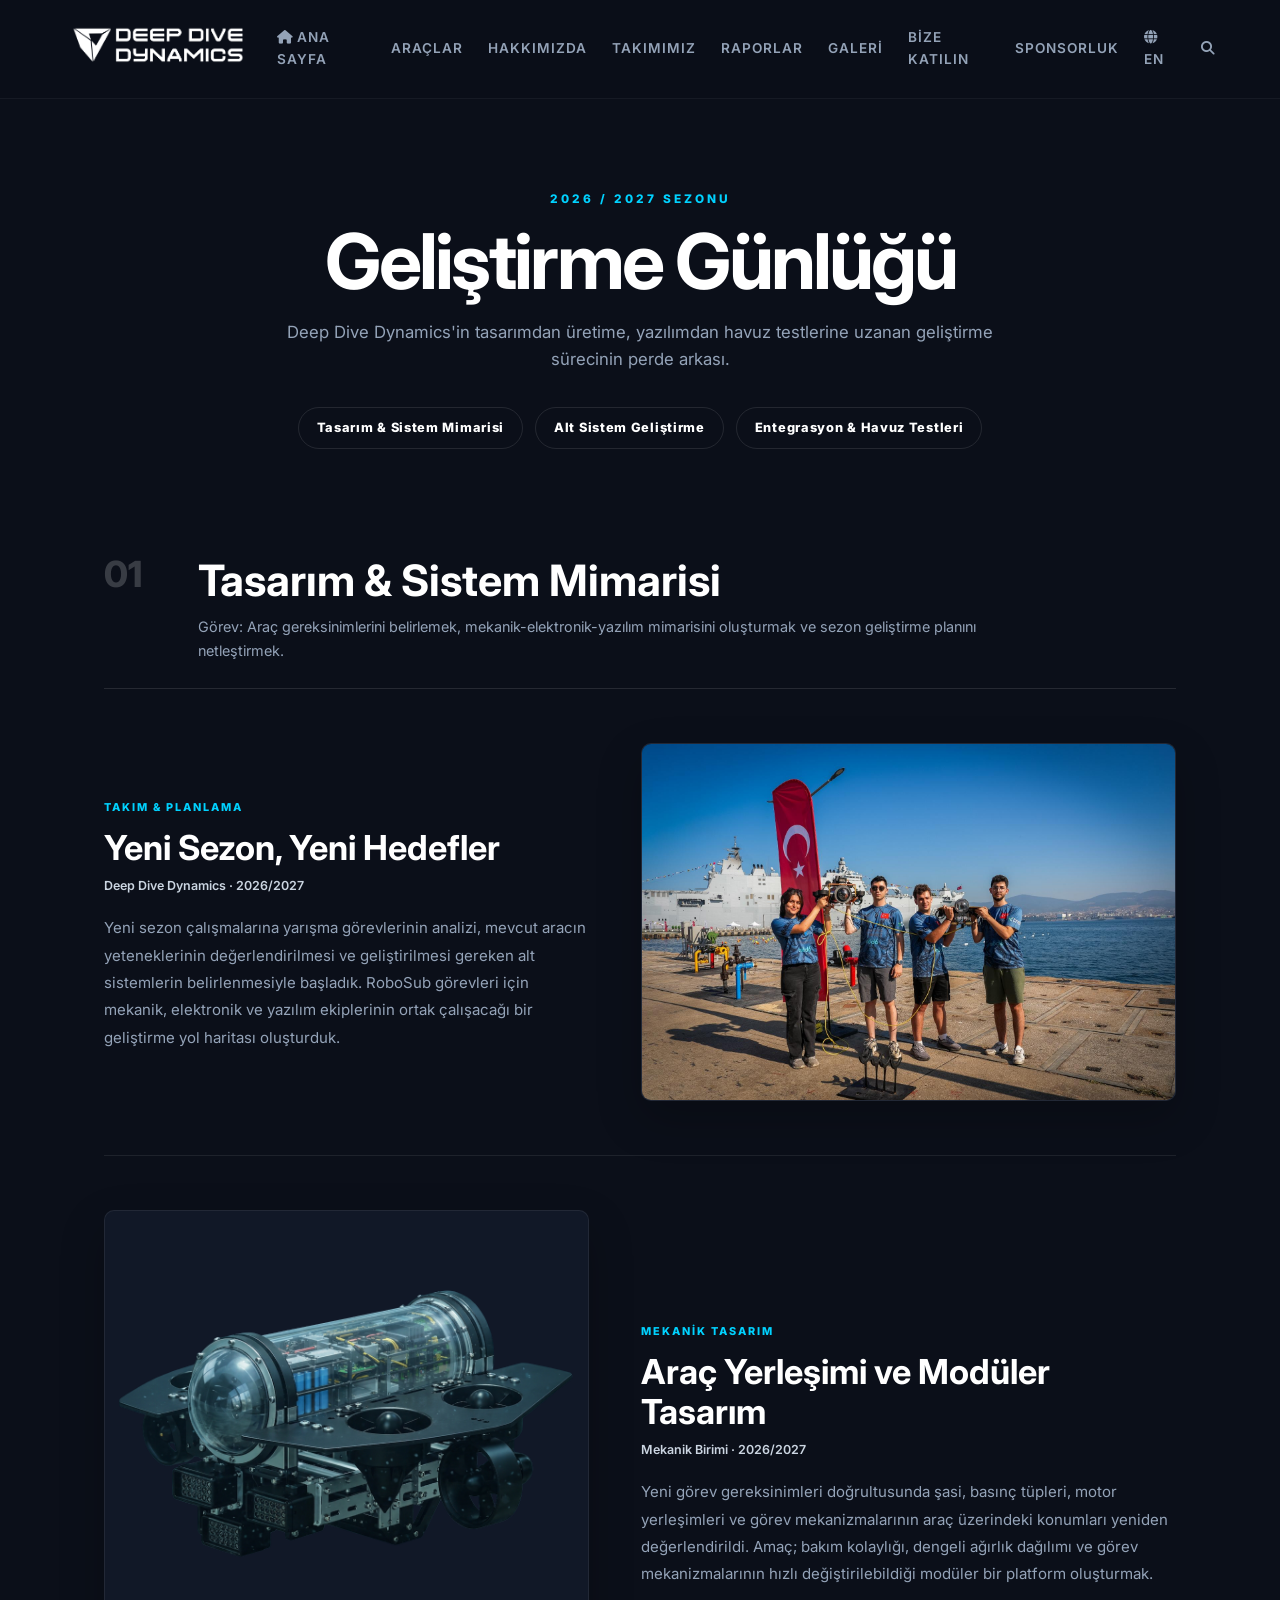
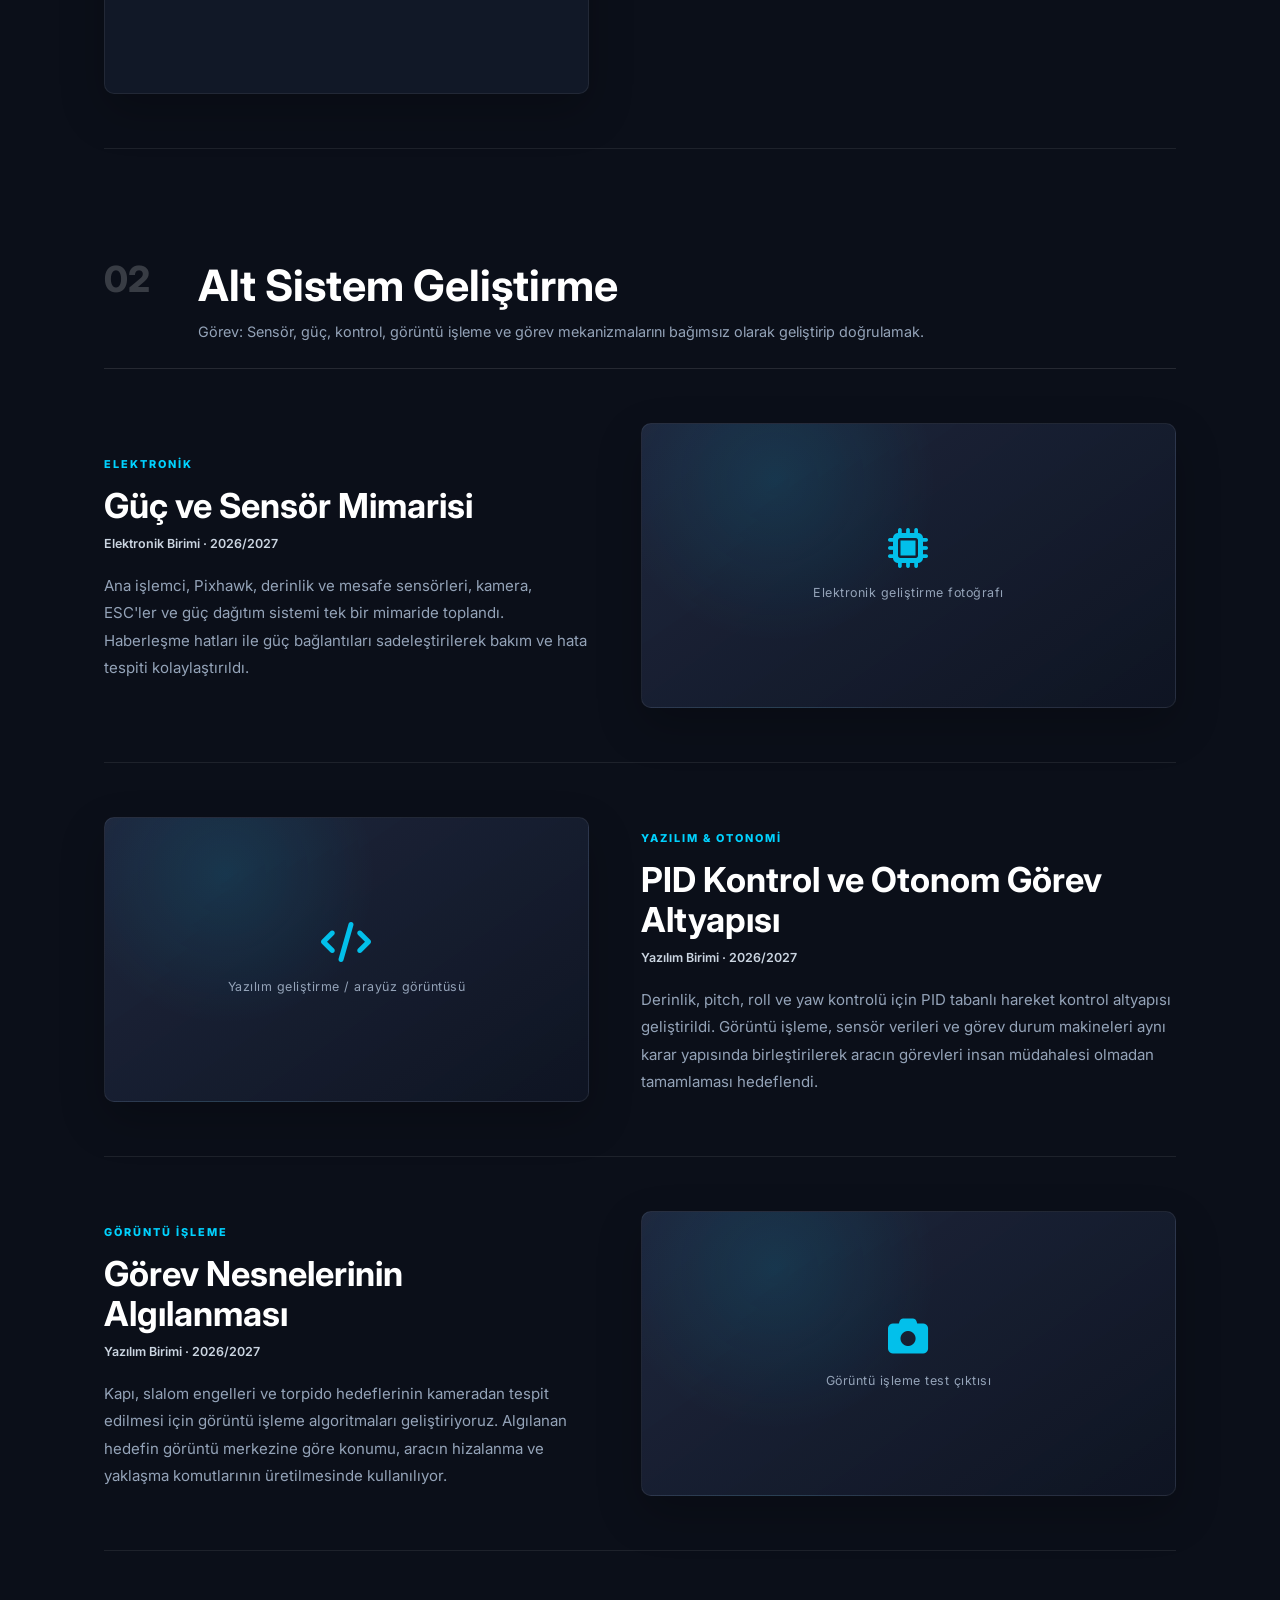
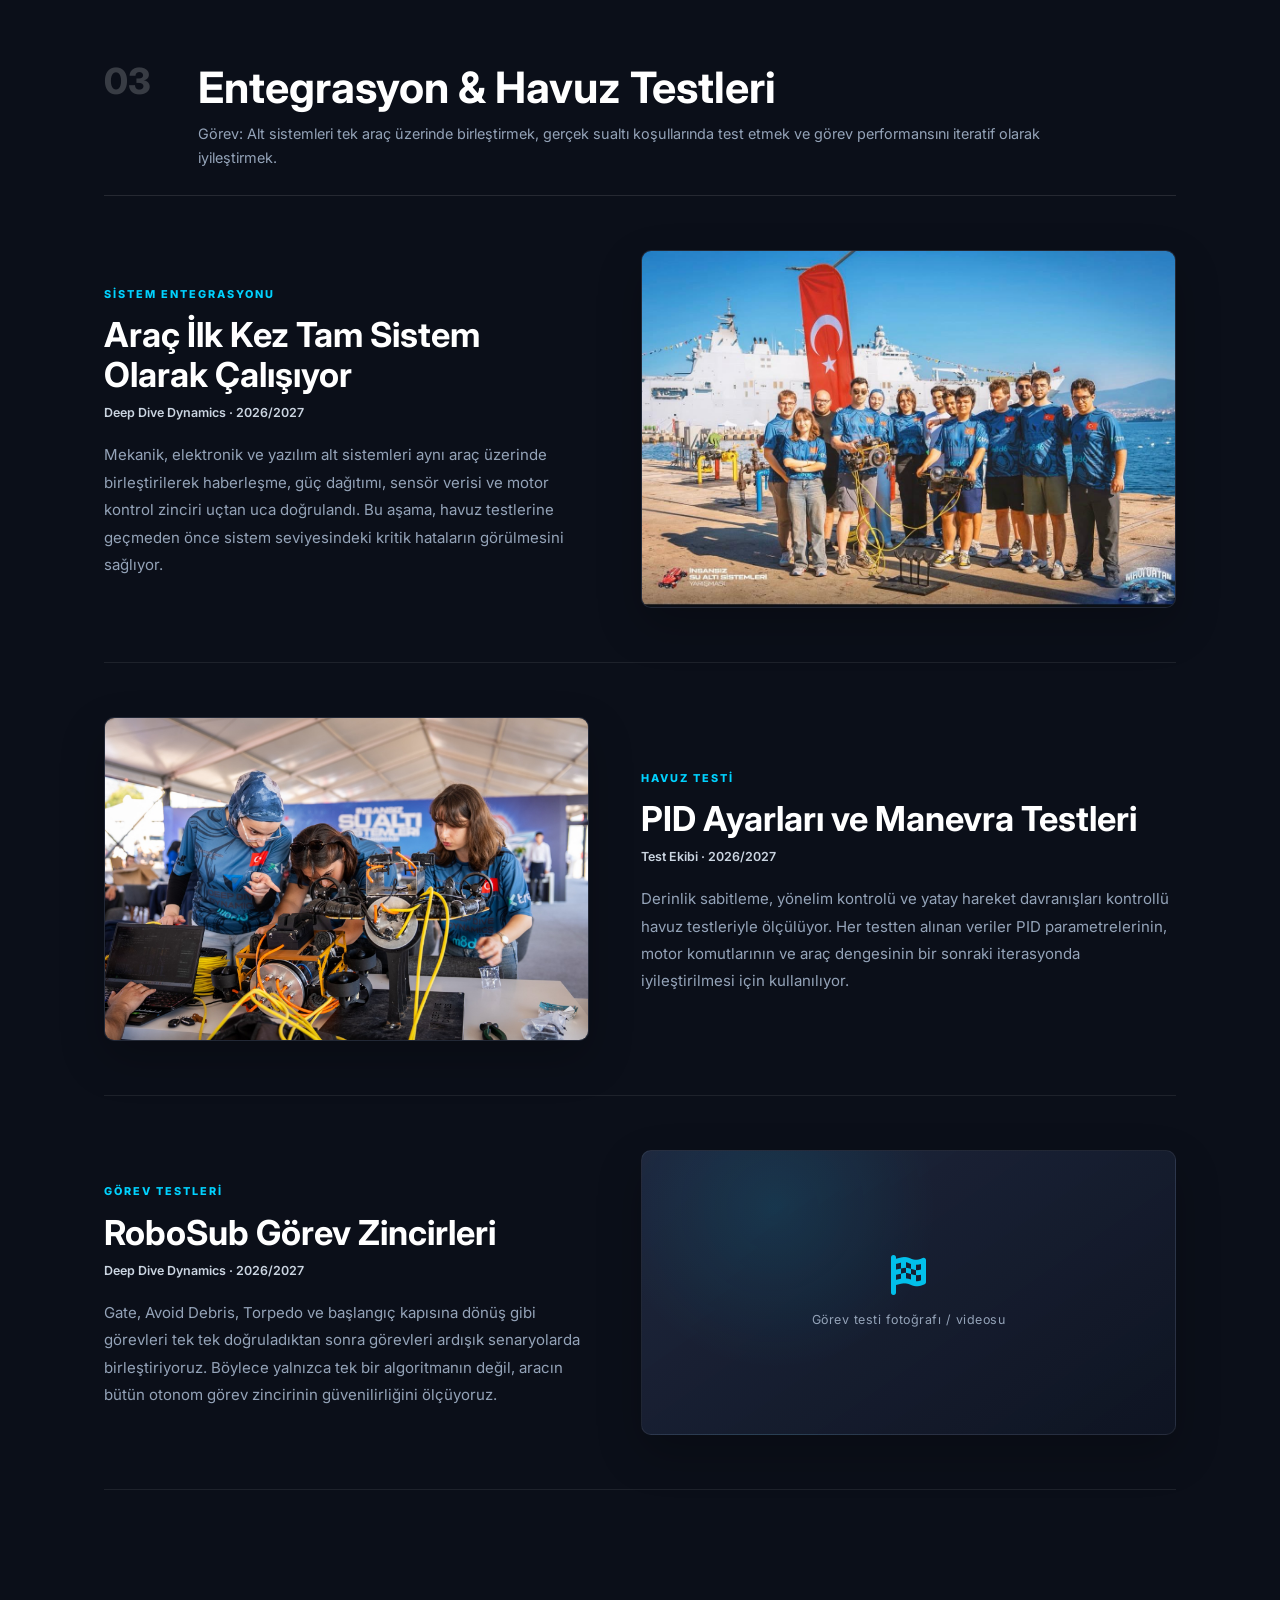
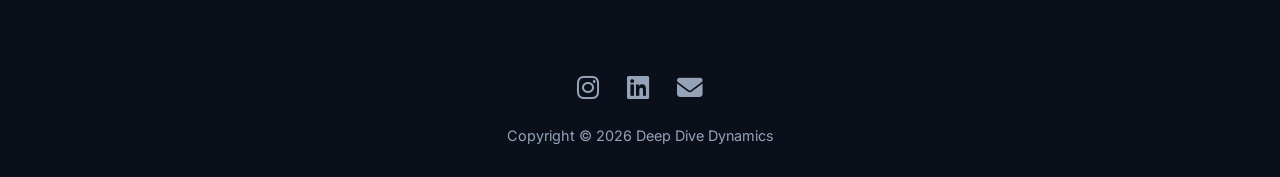
<file: blog.html>
<!DOCTYPE html>
<html lang="tr">

<head>
    <meta charset="UTF-8">
    <meta name="viewport" content="width=device-width, initial-scale=1.0">
    <title>Blog | Deep Dive Dynamics</title>
    <meta name="description" content="Deep Dive Dynamics - İnsansız Su Altı Sistemleri">
    <meta name="author" content="İbrahim Güngör">
    <meta property="og:title" content="Deep Dive Dynamics">
    <meta property="og:description" content="Tasarımdan havuz testlerine kadar mühendislik çalışmalarımızı keşfedin.">
    <link rel="stylesheet" href="https://cdnjs.cloudflare.com/ajax/libs/font-awesome/6.7.2/css/all.min.css">
    <link rel="icon" sizes="192x192" href="images/logo_tek.png">
    <link rel="stylesheet" href="style.css?v=9">
</head>

<body>
    <div id="preloader"><img src="images/logo.png" alt="Yükleniyor..."></div>

    <header>
        <div class="logo"><a href="index.html"><img src="images/logo.png" alt="Deep Dive Dynamics Logo"></a></div>
        <div class="menu-toggle" id="mobile-menu"><i class="fa-solid fa-bars"></i></div>
        <nav id="nav-menu">
            <a href="index.html" data-tr='<i class="fa-solid fa-house"></i> ANA SAYFA'
                data-en='<i class="fa-solid fa-house"></i> HOME'><i class="fa-solid fa-house"></i> ANA SAYFA</a>
            <a href="araclar.html" data-tr="ARAÇLAR" data-en="VEHICLES">ARAÇLAR</a>
            <a href="hakkimizda.html" data-tr="HAKKIMIZDA" data-en="ABOUT US">HAKKIMIZDA</a>
            <a href="takimimiz.html" data-tr="TAKIMIMIZ" data-en="OUR TEAM">TAKIMIMIZ</a>
            <a href="raporlar.html" data-tr="RAPORLAR" data-en="PAPERS">RAPORLAR</a>
            <a href="galeri.html" data-tr="GALERİ" data-en="GALLERY">GALERİ</a>
            <a href="https://docs.google.com/forms/d/e/1FAIpQLScR8scqBRYS02zoFpXVMVBQeoAkeAK_aq12Xqm8TAhwSs1n3A/viewform"
                target="_blank" data-tr="BİZE KATILIN" data-en="JOIN US">BİZE KATILIN</a>
            <a href="sponsorlar.html" data-tr="SPONSORLUK" data-en="SPONSORSHIP">SPONSORLUK</a>
            <a href="#" id="lang-toggle"><i class="fa-solid fa-globe"></i> EN</a>
            <a href="#" id="search-btn"><i class="fa-solid fa-magnifying-glass"></i></a>
        </nav>
    </header>

    <div class="page-wrapper devblog-page">
        <section class="devblog-hero">
            <span class="devblog-kicker" data-tr="2026 / 2027 SEZONU" data-en="2026 / 2027 SEASON">2026 / 2027
                SEZONU</span>
            <h1 data-tr="Geliştirme Günlüğü" data-en="Development Blog">Geliştirme Günlüğü</h1>
            <p data-tr="Deep Dive Dynamics'in tasarımdan üretime, yazılımdan havuz testlerine uzanan geliştirme sürecinin perde arkası."
                data-en="Behind the scenes of Deep Dive Dynamics' development journey, from design and manufacturing to software and pool testing.">
                Deep Dive Dynamics'in tasarımdan üretime, yazılımdan havuz testlerine uzanan geliştirme sürecinin perde
                arkası.
            </p>
            <div class="devblog-phase-nav">
                <a href="#phase-1" data-tr="Tasarım & Sistem Mimarisi" data-en="Design & System Architecture">Tasarım & Sistem Mimarisi</a>
                <a href="#phase-2" data-tr="Alt Sistem Geliştirme" data-en="Subsystem Development">Alt Sistem Geliştirme</a>
                <a href="#phase-3" data-tr="Entegrasyon & Havuz Testleri" data-en="Integration & Pool Testing">Entegrasyon & Havuz Testleri</a>
            </div>
        </section>

        <main class="devblog-container">
            <section class="devblog-phase" id="phase-1">
                <div class="devblog-phase-heading">
                    <span>01</span>
                    <div>
                        <h2 data-tr="Tasarım & Sistem Mimarisi" data-en="Design & System Architecture">Tasarım & Sistem
                            Mimarisi</h2>
                        <small
                            data-tr="Görev: Araç gereksinimlerini belirlemek, mekanik-elektronik-yazılım mimarisini oluşturmak ve sezon geliştirme planını netleştirmek."
                            data-en="Mission: Define vehicle requirements, establish the mechanical-electrical-software architecture and clarify the season development plan.">
                            Görev: Araç gereksinimlerini belirlemek, mekanik-elektronik-yazılım mimarisini oluşturmak ve
                            sezon geliştirme planını netleştirmek.
                        </small>
                    </div>
                </div>

                <article class="devblog-entry">
                    <div class="devblog-copy">
                        <span class="devblog-tag" data-tr="TAKIM & PLANLAMA" data-en="TEAM & PLANNING">TAKIM &
                            PLANLAMA</span>
                        <h3 data-tr="Yeni Sezon, Yeni Hedefler" data-en="New Season, New Targets">Yeni Sezon, Yeni
                            Hedefler</h3>
                        <div class="devblog-meta">Deep Dive Dynamics · 2026/2027</div>
                        <p data-tr="Yeni sezon çalışmalarına yarışma görevlerinin analizi, mevcut aracın yeteneklerinin değerlendirilmesi ve geliştirilmesi gereken alt sistemlerin belirlenmesiyle başladık. RoboSub görevleri için mekanik, elektronik ve yazılım ekiplerinin ortak çalışacağı bir geliştirme yol haritası oluşturduk."
                            data-en="We started the new season by analysing competition missions, evaluating the current vehicle capabilities and identifying subsystems that need improvement. We created a development roadmap where mechanical, electronics and software teams work together for RoboSub missions.">
                            Yeni sezon çalışmalarına yarışma görevlerinin analizi, mevcut aracın yeteneklerinin
                            değerlendirilmesi ve geliştirilmesi gereken alt sistemlerin belirlenmesiyle başladık.
                            RoboSub görevleri için mekanik, elektronik ve yazılım ekiplerinin ortak çalışacağı bir
                            geliştirme yol haritası oluşturduk.
                        </p>
                    </div>
                    <div class="devblog-media">
                        <img src="images/galeri/galeri0.jpeg" alt="Deep Dive Dynamics takım çalışması">
                    </div>
                </article>

                <article class="devblog-entry reverse">
                    <div class="devblog-copy">
                        <span class="devblog-tag" data-tr="MEKANİK TASARIM" data-en="MECHANICAL DESIGN">MEKANİK
                            TASARIM</span>
                        <h3 data-tr="Araç Yerleşimi ve Modüler Tasarım" data-en="Vehicle Layout and Modular Design">Araç
                            Yerleşimi ve Modüler Tasarım</h3>
                        <div class="devblog-meta">Mekanik Birimi · 2026/2027</div>
                        <p data-tr="Yeni görev gereksinimleri doğrultusunda şasi, basınç tüpleri, motor yerleşimleri ve görev mekanizmalarının araç üzerindeki konumları yeniden değerlendirildi. Amaç; bakım kolaylığı, dengeli ağırlık dağılımı ve görev mekanizmalarının hızlı değiştirilebildiği modüler bir platform oluşturmak."
                            data-en="The chassis, pressure housings, thruster positions and mission mechanisms were re-evaluated according to new mission requirements. The aim is a modular platform with easy maintenance, balanced weight distribution and quickly interchangeable mission mechanisms.">
                            Yeni görev gereksinimleri doğrultusunda şasi, basınç tüpleri, motor yerleşimleri ve görev
                            mekanizmalarının araç üzerindeki konumları yeniden değerlendirildi. Amaç; bakım kolaylığı,
                            dengeli ağırlık dağılımı ve görev mekanizmalarının hızlı değiştirilebildiği modüler bir
                            platform oluşturmak.
                        </p>
                    </div>
                    <div class="devblog-media">
                        <img src="images/araclar/nazli-render.png" alt="AUV mekanik tasarım renderı">
                    </div>
                </article>
            </section>

            <section class="devblog-phase" id="phase-2">
                <div class="devblog-phase-heading">
                    <span>02</span>
                    <div>
                        <h2 data-tr="Alt Sistem Geliştirme" data-en="Subsystem Development">Alt Sistem Geliştirme</h2>
                        <small
                            data-tr="Görev: Sensör, güç, kontrol, görüntü işleme ve görev mekanizmalarını bağımsız olarak geliştirip doğrulamak."
                            data-en="Mission: Develop and validate sensors, power, control, computer vision and mission mechanisms independently.">
                            Görev: Sensör, güç, kontrol, görüntü işleme ve görev mekanizmalarını bağımsız olarak
                            geliştirip doğrulamak.
                        </small>
                    </div>
                </div>

                <article class="devblog-entry">
                    <div class="devblog-copy">
                        <span class="devblog-tag" data-tr="ELEKTRONİK" data-en="ELECTRONICS">ELEKTRONİK</span>
                        <h3 data-tr="Güç ve Sensör Mimarisi" data-en="Power and Sensor Architecture">Güç ve Sensör
                            Mimarisi</h3>
                        <div class="devblog-meta">Elektronik Birimi · 2026/2027</div>
                        <p data-tr="Ana işlemci, Pixhawk, derinlik ve mesafe sensörleri, kamera, ESC'ler ve güç dağıtım sistemi tek bir mimaride toplandı. Haberleşme hatları ile güç bağlantıları sadeleştirilerek bakım ve hata tespiti kolaylaştırıldı."
                            data-en="The main computer, Pixhawk, depth and distance sensors, camera, ESCs and power distribution system were brought together in a single architecture. Communication and power connections were simplified to improve maintenance and troubleshooting.">
                            Ana işlemci, Pixhawk, derinlik ve mesafe sensörleri, kamera, ESC'ler ve güç dağıtım sistemi
                            tek bir mimaride toplandı. Haberleşme hatları ile güç bağlantıları sadeleştirilerek bakım ve
                            hata tespiti kolaylaştırıldı.
                        </p>
                    </div>
                    <div class="devblog-media media-placeholder">
                        <i class="fa-solid fa-microchip"></i>
                        <span data-tr="Elektronik geliştirme fotoğrafı"
                            data-en="Electronics development photo">Elektronik geliştirme fotoğrafı</span>
                    </div>
                </article>

                <article class="devblog-entry reverse">
                    <div class="devblog-copy">
                        <span class="devblog-tag" data-tr="YAZILIM & OTONOMİ" data-en="SOFTWARE & AUTONOMY">YAZILIM &
                            OTONOMİ</span>
                        <h3 data-tr="PID Kontrol ve Otonom Görev Altyapısı"
                            data-en="PID Control and Autonomous Mission Stack">PID Kontrol ve Otonom Görev Altyapısı
                        </h3>
                        <div class="devblog-meta">Yazılım Birimi · 2026/2027</div>
                        <p data-tr="Derinlik, pitch, roll ve yaw kontrolü için PID tabanlı hareket kontrol altyapısı geliştirildi. Görüntü işleme, sensör verileri ve görev durum makineleri aynı karar yapısında birleştirilerek aracın görevleri insan müdahalesi olmadan tamamlaması hedeflendi."
                            data-en="A PID-based motion-control stack was developed for depth, pitch, roll and yaw. Computer vision, sensor data and mission state machines were combined in the same decision architecture so the vehicle can complete missions without human intervention.">
                            Derinlik, pitch, roll ve yaw kontrolü için PID tabanlı hareket kontrol altyapısı
                            geliştirildi. Görüntü işleme, sensör verileri ve görev durum makineleri aynı karar yapısında
                            birleştirilerek aracın görevleri insan müdahalesi olmadan tamamlaması hedeflendi.
                        </p>
                    </div>
                    <div class="devblog-media media-placeholder">
                        <i class="fa-solid fa-code"></i>
                        <span data-tr="Yazılım geliştirme / arayüz görüntüsü"
                            data-en="Software development / interface image">Yazılım geliştirme / arayüz
                            görüntüsü</span>
                    </div>
                </article>

                <article class="devblog-entry">
                    <div class="devblog-copy">
                        <span class="devblog-tag" data-tr="GÖRÜNTÜ İŞLEME" data-en="COMPUTER VISION">GÖRÜNTÜ
                            İŞLEME</span>
                        <h3 data-tr="Görev Nesnelerinin Algılanması" data-en="Mission Object Detection">Görev
                            Nesnelerinin Algılanması</h3>
                        <div class="devblog-meta">Yazılım Birimi · 2026/2027</div>
                        <p data-tr="Kapı, slalom engelleri ve torpido hedeflerinin kameradan tespit edilmesi için görüntü işleme algoritmaları geliştiriyoruz. Algılanan hedefin görüntü merkezine göre konumu, aracın hizalanma ve yaklaşma komutlarının üretilmesinde kullanılıyor."
                            data-en="We are developing computer-vision algorithms to detect the gate, slalom obstacles and torpedo targets from the camera feed. The target position relative to the image centre is used to generate alignment and approach commands.">
                            Kapı, slalom engelleri ve torpido hedeflerinin kameradan tespit edilmesi için görüntü işleme
                            algoritmaları geliştiriyoruz. Algılanan hedefin görüntü merkezine göre konumu, aracın
                            hizalanma ve yaklaşma komutlarının üretilmesinde kullanılıyor.
                        </p>
                    </div>
                    <div class="devblog-media media-placeholder">
                        <i class="fa-solid fa-camera"></i>
                        <span data-tr="Görüntü işleme test çıktısı" data-en="Computer vision test output">Görüntü işleme
                            test çıktısı</span>
                    </div>
                </article>
            </section>

            <section class="devblog-phase" id="phase-3">
                <div class="devblog-phase-heading">
                    <span>03</span>
                    <div>
                        <h2 data-tr="Entegrasyon & Havuz Testleri" data-en="Integration & Pool Testing">Entegrasyon &
                            Havuz Testleri</h2>
                        <small
                            data-tr="Görev: Alt sistemleri tek araç üzerinde birleştirmek, gerçek sualtı koşullarında test etmek ve görev performansını iteratif olarak iyileştirmek."
                            data-en="Mission: Integrate all subsystems on one vehicle, test them in real underwater conditions and iteratively improve mission performance.">
                            Görev: Alt sistemleri tek araç üzerinde birleştirmek, gerçek sualtı koşullarında test etmek
                            ve görev performansını iteratif olarak iyileştirmek.
                        </small>
                    </div>
                </div>

                <article class="devblog-entry">
                    <div class="devblog-copy">
                        <span class="devblog-tag" data-tr="SİSTEM ENTEGRASYONU" data-en="SYSTEM INTEGRATION">SİSTEM
                            ENTEGRASYONU</span>
                        <h3 data-tr="Araç İlk Kez Tam Sistem Olarak Çalışıyor"
                            data-en="Vehicle Runs as a Complete System">Araç İlk Kez Tam Sistem Olarak Çalışıyor</h3>
                        <div class="devblog-meta">Deep Dive Dynamics · 2026/2027</div>
                        <p data-tr="Mekanik, elektronik ve yazılım alt sistemleri aynı araç üzerinde birleştirilerek haberleşme, güç dağıtımı, sensör verisi ve motor kontrol zinciri uçtan uca doğrulandı. Bu aşama, havuz testlerine geçmeden önce sistem seviyesindeki kritik hataların görülmesini sağlıyor."
                            data-en="Mechanical, electronics and software subsystems were integrated on the same vehicle and the full communication, power, sensing and motor-control chain was validated end-to-end. This stage helps reveal system-level issues before pool testing.">
                            Mekanik, elektronik ve yazılım alt sistemleri aynı araç üzerinde birleştirilerek haberleşme,
                            güç dağıtımı, sensör verisi ve motor kontrol zinciri uçtan uca doğrulandı. Bu aşama, havuz
                            testlerine geçmeden önce sistem seviyesindeki kritik hataların görülmesini sağlıyor.
                        </p>
                    </div>
                    <div class="devblog-media">
                        <img src="images/galeri/galeri5.jpeg" alt="AUV sistem entegrasyonu">
                    </div>
                </article>

                <article class="devblog-entry reverse">
                    <div class="devblog-copy">
                        <span class="devblog-tag" data-tr="HAVUZ TESTİ" data-en="POOL TEST">HAVUZ TESTİ</span>
                        <h3 data-tr="PID Ayarları ve Manevra Testleri" data-en="PID Tuning and Maneuver Tests">PID
                            Ayarları ve Manevra Testleri</h3>
                        <div class="devblog-meta">Test Ekibi · 2026/2027</div>
                        <p data-tr="Derinlik sabitleme, yönelim kontrolü ve yatay hareket davranışları kontrollü havuz testleriyle ölçülüyor. Her testten alınan veriler PID parametrelerinin, motor komutlarının ve araç dengesinin bir sonraki iterasyonda iyileştirilmesi için kullanılıyor."
                            data-en="Depth holding, attitude control and horizontal motion are measured through controlled pool tests. Data from every test is used to improve PID parameters, thruster commands and vehicle balance in the next iteration.">
                            Derinlik sabitleme, yönelim kontrolü ve yatay hareket davranışları kontrollü havuz
                            testleriyle ölçülüyor. Her testten alınan veriler PID parametrelerinin, motor komutlarının
                            ve araç dengesinin bir sonraki iterasyonda iyileştirilmesi için kullanılıyor.
                        </p>
                    </div>
                    <div class="devblog-media">
                        <img src="images/galeri/galeri10.jpeg" alt="Deep Dive Dynamics havuz testi">
                    </div>
                </article>

                <article class="devblog-entry">
                    <div class="devblog-copy">
                        <span class="devblog-tag" data-tr="GÖREV TESTLERİ" data-en="MISSION TESTING">GÖREV
                            TESTLERİ</span>
                        <h3 data-tr="RoboSub Görev Zincirleri" data-en="RoboSub Mission Sequences">RoboSub Görev
                            Zincirleri</h3>
                        <div class="devblog-meta">Deep Dive Dynamics · 2026/2027</div>
                        <p data-tr="Gate, Avoid Debris, Torpedo ve başlangıç kapısına dönüş gibi görevleri tek tek doğruladıktan sonra görevleri ardışık senaryolarda birleştiriyoruz. Böylece yalnızca tek bir algoritmanın değil, aracın bütün otonom görev zincirinin güvenilirliğini ölçüyoruz."
                            data-en="After validating missions such as Gate, Avoid Debris, Torpedo and Start Gate Return individually, we combine them into sequential scenarios. This lets us evaluate the reliability of the entire autonomous mission chain rather than a single algorithm.">
                            Gate, Avoid Debris, Torpedo ve başlangıç kapısına dönüş gibi görevleri tek tek doğruladıktan
                            sonra görevleri ardışık senaryolarda birleştiriyoruz. Böylece yalnızca tek bir algoritmanın
                            değil, aracın bütün otonom görev zincirinin güvenilirliğini ölçüyoruz.
                        </p>
                    </div>
                    <div class="devblog-media media-placeholder">
                        <i class="fa-solid fa-flag-checkered"></i>
                        <span data-tr="Görev testi fotoğrafı / videosu" data-en="Mission test photo / video">Görev testi
                            fotoğrafı / videosu</span>
                    </div>
                </article>
            </section>
        </main>
    </div>

    <div id="search-modal" class="search-modal">
        <span class="search-close"><i class="fa-solid fa-xmark"></i></span>
        <div class="search-modal-content">
            <input type="text" id="search-input" placeholder="Sitede ne arıyorsunuz?" data-tr="Sitede ne arıyorsunuz?"
                data-en="What are you looking for?">
            <div id="search-results" class="search-results"></div>
        </div>
    </div>

    <footer>
        <div class="footer-ibrahim"><a href="https://www.linkedin.com/in/ibrahimgngr/" target="_blank">İbrahim GÜNGÖR</a></div>
        <div class="footer-socials">
            <a href="https://www.instagram.com/deepdivedynamics/" target="_blank" aria-label="Instagram"><i
                    class="fa-brands fa-instagram"></i></a>
            <a href="https://www.linkedin.com/in/deep-dive-dynamics-aba6392b6/" target="_blank" aria-label="LinkedIn"><i
                    class="fa-brands fa-linkedin"></i></a>
            <a href="mailto:gungoribrahim485@gmail.com" target="_blank" aria-label="Mail"><i
                    class="fa-solid fa-envelope"></i></a>
        </div>
        <p>Copyright &copy; 2026 Deep Dive Dynamics</p>
    </footer>

    <script>
        window.addEventListener("load", () => {
            const preloader = document.getElementById("preloader");
            setTimeout(() => { preloader.style.opacity = "0"; preloader.style.visibility = "hidden"; }, 650);
        });

        const mobileMenu = document.getElementById('mobile-menu');
        const navMenu = document.getElementById('nav-menu');
        if (mobileMenu && navMenu) {
            mobileMenu.addEventListener('click', () => {
                navMenu.classList.toggle('active');
                const icon = mobileMenu.querySelector('i');
                icon.classList.toggle('fa-bars', !navMenu.classList.contains('active'));
                icon.classList.toggle('fa-xmark', navMenu.classList.contains('active'));
            });
        }

        const langToggle = document.getElementById('lang-toggle');
        const translatableElements = document.querySelectorAll('[data-tr]');
        let currentLang = localStorage.getItem('site_lang') || 'tr';
        applyLanguage(currentLang);
        langToggle?.addEventListener('click', (e) => {
            e.preventDefault();
            currentLang = currentLang === 'tr' ? 'en' : 'tr';
            localStorage.setItem('site_lang', currentLang);
            applyLanguage(currentLang);
        });
        function applyLanguage(lang) {
            if (langToggle) langToggle.innerHTML = `<i class="fa-solid fa-globe"></i> ${lang === 'tr' ? 'EN' : 'TR'}`;
            translatableElements.forEach(el => {
                const translation = el.getAttribute(`data-${lang}`);
                if (!translation) return;
                if (el.tagName === 'INPUT' || el.tagName === 'TEXTAREA') el.placeholder = translation;
                else el.innerHTML = translation;
            });
        }

        const searchBtn = document.getElementById('search-btn');
        const searchModal = document.getElementById('search-modal');
        const searchClose = document.querySelector('.search-close');
        const searchInput = document.getElementById('search-input');
        const searchResults = document.getElementById('search-results');
        const sitePages = ['index.html', 'araclar.html', 'hakkimizda.html', 'blog.html', 'takimimiz.html', 'raporlar.html', 'galeri.html', 'sponsorlar.html'];
        let siteCache = [];

        async function loadSiteData() {
            if (siteCache.length) return;
            for (const url of sitePages) {
                try {
                    const response = await fetch(url);
                    const htmlText = await response.text();
                    const doc = new DOMParser().parseFromString(htmlText, 'text/html');
                    doc.querySelectorAll('script, style, nav, footer, #search-modal').forEach(el => el.remove());
                    siteCache.push({ url, title: doc.title.split('|')[0].trim(), dom: doc.body });
                } catch (err) { console.log(url + ' yüklenirken hata oluştu.'); }
            }
        }

        searchBtn?.addEventListener('click', async e => {
            e.preventDefault();
            searchModal.classList.add('active');
            searchInput.focus();
            searchResults.innerHTML = '<p style="color:var(--text-muted);text-align:center;margin-top:20px;"><i class="fa-solid fa-spinner fa-spin"></i> Site içerikleri taranıyor...</p>';
            await loadSiteData();
            searchResults.innerHTML = '';
            if (searchInput.value) triggerSearch(searchInput.value);
        });
        searchClose?.addEventListener('click', () => { searchModal.classList.remove('active'); searchInput.value = ''; searchResults.innerHTML = ''; });
        searchModal?.addEventListener('click', e => { if (e.target === searchModal) searchClose.click(); });
        searchInput?.addEventListener('input', function () { if (siteCache.length) triggerSearch(this.value); });

        function triggerSearch(query) {
            query = query.toLowerCase().trim(); searchResults.innerHTML = ''; if (query.length < 2) return;
            let count = 0;
            siteCache.forEach(page => {
                const unique = new Set();
                page.dom.querySelectorAll('h1,h2,h3,h4,p,a,span,li,strong').forEach(el => {
                    const tr = el.getAttribute('data-tr') || '', en = el.getAttribute('data-en') || '', text = el.textContent || '';
                    const hay = (text + ' ' + tr + ' ' + en).toLowerCase().replace(/\s+/g, ' ').trim();
                    if (!hay.includes(query)) return;
                    let shown = (en.toLowerCase().includes(query) ? en : (tr.toLowerCase().includes(query) ? tr : text)).replace(/<[^>]*>/g, '').replace(/\s+/g, ' ').trim();
                    if (!shown || unique.has(shown)) return; unique.add(shown);
                    const regex = new RegExp(`(${query.replace(/[.*+?^${}()|[\]\\]/g, '\\$&')})`, 'gi');
                    shown = shown.slice(0, 150).replace(regex, '<strong style="color:#000;background:var(--accent-color);padding:0 3px;border-radius:3px;">$1</strong>');
                    searchResults.insertAdjacentHTML('beforeend', `<a href="${page.url}?q=${encodeURIComponent(query)}" class="search-result-item"><h3 style="font-size:.85rem;color:#fff;margin-bottom:8px;text-transform:uppercase;"><i class="fa-solid fa-file-lines" style="margin-right:8px;color:var(--accent-color);"></i>${page.title}</h3><p>${shown}</p></a>`); count++;
                });
            });
            if (!count) searchResults.innerHTML = `<p style="color:var(--text-muted);text-align:center;margin-top:20px;">"${query}" ile ilgili sonuç bulunamadı.</p>`;
        }
    </script>
</body>

</html>
</file>
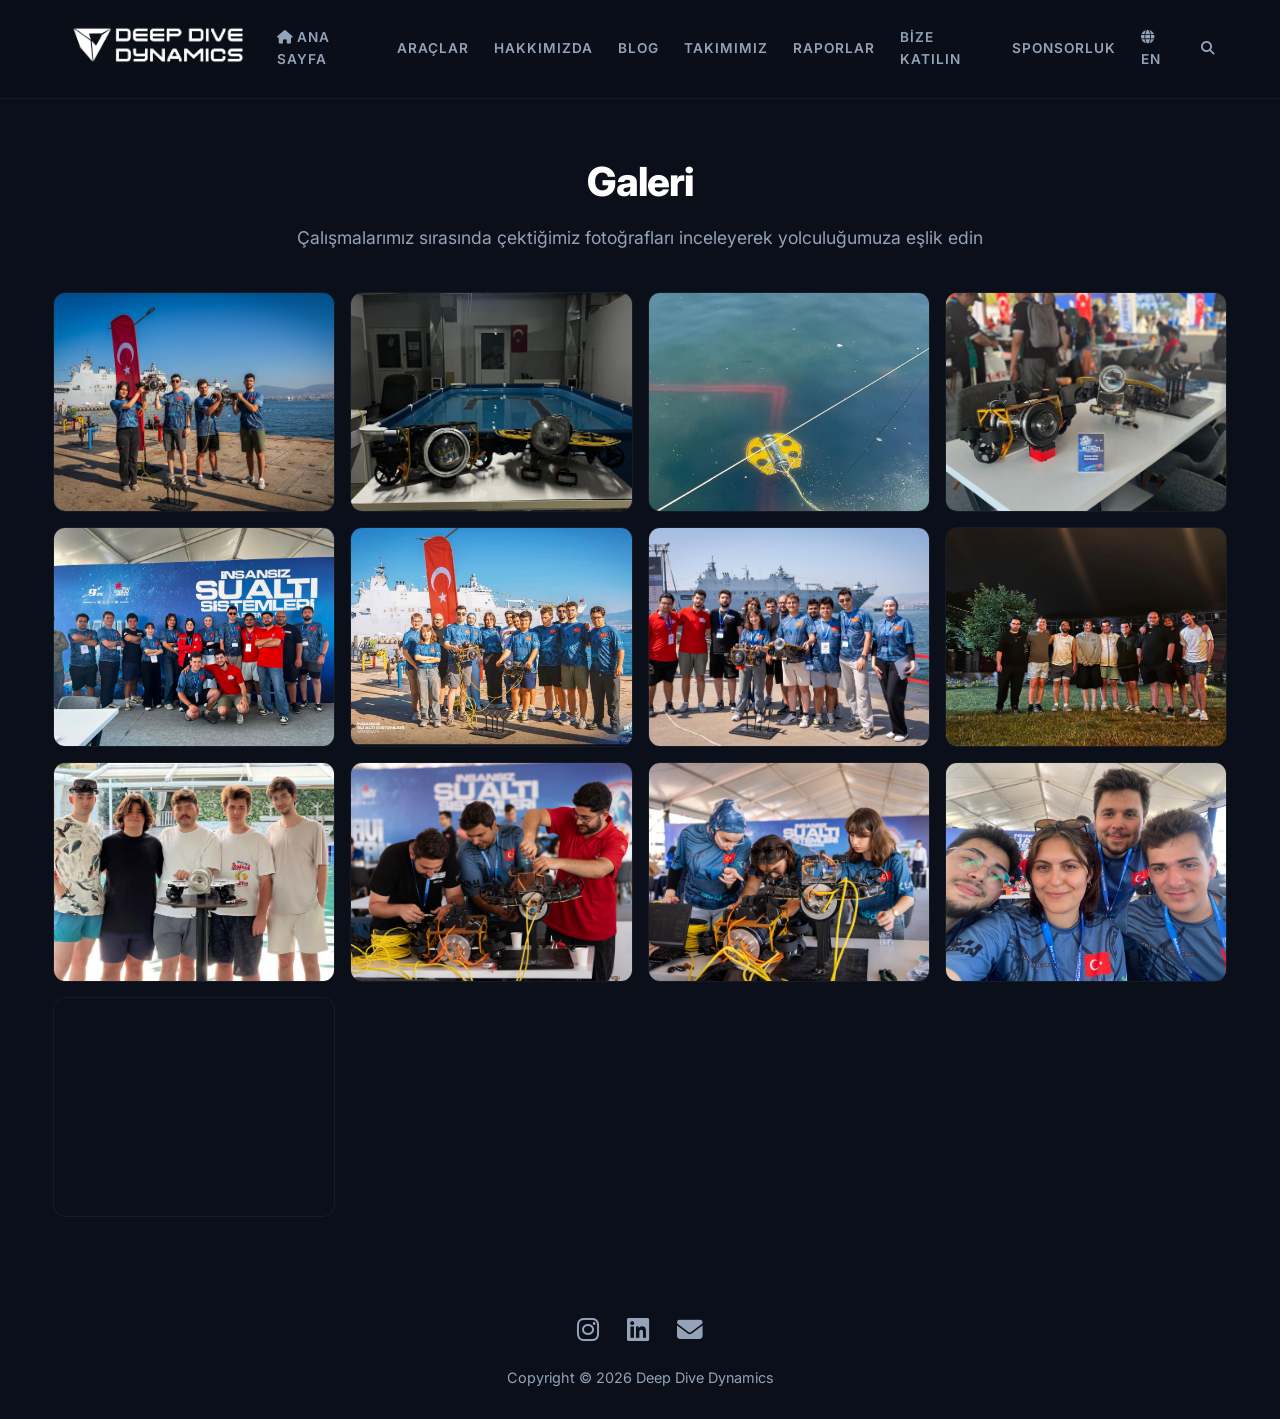
<file: galeri.html>
<!DOCTYPE html>
<html lang="tr">

<head>
    <meta charset="UTF-8">
    <meta name="viewport" content="width=device-width, initial-scale=1.0">
    <title data-tr="Galeri | Deep Dive Dynamics" data-en="Gallery | Deep Dive Dynamics"></title>
    <meta name="description" content="Deep Dive Dynamics - İnsansız Su Altı Sistemleri.">
    <meta name="author" content="İbrahim Güngör">
    <meta property="og:title" content="Deep Dive Dynamics">
    <meta property="og:description"
        content="İmkansızlıktan imkan yaratanların takımı. Geleceğin otonom su altı araçlarını tasarlıyoruz.">

    <link rel="stylesheet" href="https://cdnjs.cloudflare.com/ajax/libs/font-awesome/6.7.2/css/all.min.css">
    <link rel="icon" sizes="192x192" href="images/logo_tek.png">
    <link rel="stylesheet" href="style.css?v=3">
</head>

<body>
    <div id="preloader">
        <img src="images/logo.png" alt="Yükleniyor...">
    </div>

    <header>
        <div class="logo">
            <a href="index.html"><img src="images/logo.png" alt="Deep Dive Dynamics Logo"></a>
        </div>

        <div class="menu-toggle" id="mobile-menu">
            <i class="fa-solid fa-bars"></i>
        </div>

        <nav id="nav-menu">
            <a href="index.html" data-tr='<i class="fa-solid fa-house"></i> ANA SAYFA'
                data-en='<i class="fa-solid fa-house"></i> HOME'><i class="fa-solid fa-house"></i> ANA SAYFA</a>
            <a href="araclar.html" data-tr="ARAÇLAR" data-en="VEHICLES">ARAÇLAR</a>
            <a href="hakkimizda.html" data-tr="HAKKIMIZDA" data-en="ABOUT US">HAKKIMIZDA</a>
            <a href="blog.html" data-tr="BLOG" data-en="BLOG">BLOG</a>
            <a href="takimimiz.html" data-tr="TAKIMIMIZ" data-en="OUR TEAM">TAKIMIMIZ</a>
            <a href="raporlar.html" data-tr="RAPORLAR" data-en="PAPERS">RAPORLAR</a>
            <a href="https://docs.google.com/forms/d/e/1FAIpQLScR8scqBRYS02zoFpXVMVBQeoAkeAK_aq12Xqm8TAhwSs1n3A/viewform"
                target="_blank" data-tr="BİZE KATILIN" data-en="JOIN US">BİZE KATILIN</a>
            <a href="sponsorlar.html" data-tr="SPONSORLUK" data-en="SPONSORSHIP">SPONSORLUK</a>
            <a href="#" id="lang-toggle">
                <i class="fa-solid fa-globe"></i> EN
            </a>
            <a href="#" id="search-btn"><i class="fa-solid fa-magnifying-glass"></i></a>
        </nav>
    </header>

    <div class="page-wrapper">
        <section style="padding-top: 0; padding-bottom: 40px;">
            <h2 class="section-title" style="text-transform: capitalize;" data-tr="Galeri" data-en="Gallery">Galeri</h2>
            <p class="section-subtitle" style="margin-bottom: 10px;"
                data-tr="Çalışmalarımız sırasında çektiğimiz fotoğrafları inceleyerek yolculuğumuza eşlik edin"
                data-en="Accompany our journey by reviewing the photos we took during our works">Çalışmalarımız
                sırasında çektiğimiz fotoğrafları inceleyerek yolculuğumuza eşlik edin</p>

            <div class="gallery-grid">
                <img src="images/galeri/galeri0.jpeg" alt="Galeri 0" class="gallery-img">
                <img src="images/galeri/galeri1.jpeg" alt="Galeri 1" class="gallery-img">
                <img src="images/galeri/galeri2.jpeg" alt="Galeri 2" class="gallery-img">
                <img src="images/galeri/galeri3.jpeg" alt="Galeri 3" class="gallery-img">
                <img src="images/galeri/galeri4.jpeg" alt="Galeri 4" class="gallery-img">
                <img src="images/galeri/galeri5.jpeg" alt="Galeri 5" class="gallery-img">
                <img src="images/galeri/galeri6.jpeg" alt="Galeri 6" class="gallery-img">
                <img src="images/galeri/galeri7.jpeg" alt="Galeri 7" class="gallery-img">
                <img src="images/galeri/galeri8.jpeg" alt="Galeri 8" class="gallery-img">
                <img src="images/galeri/galeri9.jpeg" alt="Galeri 9" class="gallery-img">
                <img src="images/galeri/galeri10.jpeg" alt="Galeri 10" class="gallery-img">
                <img src="images/galeri/galeri11.jpeg" alt="Galeri 11" class="gallery-img">
                <video src="images/galeri/video1.mp4" class="gallery-video" muted loop autoplay playsinline></video>
            </div>
        </section>
    </div>

    <div id="lightbox" class="lightbox">
        <span class="lightbox-close">&times;</span>
        <img class="lightbox-content" id="lightbox-img" style="display: none;">
        <video class="lightbox-content" id="lightbox-video" controls style="display: none;"></video>
    </div>

    <!-- =========================================
         GERÇEK ZAMANLI ARAMA MODALI (PENCERESİ)
         ========================================= -->
    <div id="search-modal" class="search-modal">
        <span class="search-close"><i class="fa-solid fa-xmark"></i></span>
        <div class="search-modal-content">
            <input type="text" id="search-input" placeholder="Sitede ne arıyorsunuz? (örn: motor, rapor, sponsor...)"
                data-tr="Sitede ne arıyorsunuz?" data-en="What are you looking for?">
            <div id="search-results" class="search-results">
            </div>
        </div>
    </div>

    <footer>
        <div class="footer-ibrahim"><a href="https://www.linkedin.com/in/ibrahimgngr/" target="_blank">İbrahim GÜNGÖR</a></div>
        <div class="footer-socials">
            <a href="https://www.instagram.com/deepdivedynamics/" target="_blank" aria-label="Instagram"><i
                    class="fa-brands fa-instagram"></i></a>
            <a href="https://www.linkedin.com/in/deep-dive-dynamics-aba6392b6/" target="_blank" aria-label="LinkedIn"><i
                    class="fa-brands fa-linkedin"></i></a>
            <a href="mailto:gungoribrahim485@gmail.com" target="_blank" aria-label="Mail"><i
                    class="fa-solid fa-envelope"></i></a>
        </div>
        <p>Copyright &copy; 2026 Deep Dive Dynamics</p>
    </footer>

    <script>
        window.addEventListener("load", () => {
            const preloader = document.getElementById("preloader");
            setTimeout(() => { preloader.style.opacity = "0"; preloader.style.visibility = "hidden"; }, 1000);
        });

        // Hamburger Menu
        const mobileMenu = document.getElementById('mobile-menu');
        const navMenu = document.getElementById('nav-menu');
        if (mobileMenu && navMenu) {
            mobileMenu.addEventListener('click', () => {
                navMenu.classList.toggle('active');
                const icon = mobileMenu.querySelector('i');
                if (navMenu.classList.contains('active')) {
                    icon.classList.remove('fa-bars'); icon.classList.add('fa-xmark');
                } else {
                    icon.classList.remove('fa-xmark'); icon.classList.add('fa-bars');
                }
            });
            navMenu.querySelectorAll('a').forEach(link => {
                link.addEventListener('click', () => {
                    navMenu.classList.remove('active');
                    mobileMenu.querySelector('i').classList.remove('fa-xmark');
                    mobileMenu.querySelector('i').classList.add('fa-bars');
                });
            });
        }

        // Lightbox
        const lightbox = document.getElementById('lightbox');
        const lightboxImg = document.getElementById('lightbox-img');
        const lightboxVideo = document.getElementById('lightbox-video');
        const closeBtn = document.querySelector('.lightbox-close');
        const galleryItems = document.querySelectorAll('.gallery-img, .gallery-video');

        galleryItems.forEach(item => {
            item.addEventListener('click', function () {
                lightbox.style.display = 'block';
                lightboxImg.style.display = 'none';
                lightboxVideo.style.display = 'none';
                if (this.tagName === 'IMG') {
                    lightboxImg.src = this.src;
                    lightboxImg.style.display = 'block';
                } else if (this.tagName === 'VIDEO') {
                    lightboxVideo.src = this.src || this.querySelector('source').src;
                    lightboxVideo.style.display = 'block';
                    lightboxVideo.play();
                }
            });
        });

        function closeLightbox() {
            lightbox.style.display = 'none';
            lightboxVideo.pause();
            lightboxVideo.currentTime = 0;
        }

        closeBtn.addEventListener('click', closeLightbox);
        lightbox.addEventListener('click', (e) => { if (e.target === lightbox) closeLightbox(); });

        // Multi Language
        const langToggle = document.getElementById('lang-toggle');
        const translatableElements = document.querySelectorAll('[data-tr]');
        let currentLang = localStorage.getItem('site_lang') || 'tr';
        applyLanguage(currentLang);

        if (langToggle) {
            langToggle.addEventListener('click', (e) => {
                e.preventDefault();
                currentLang = currentLang === 'tr' ? 'en' : 'tr';
                localStorage.setItem('site_lang', currentLang);
                applyLanguage(currentLang);
            });
        }

        function applyLanguage(lang) {
            if (lang === 'tr') {
                if (langToggle) langToggle.innerHTML = '<i class="fa-solid fa-globe"></i> EN';
            } else {
                if (langToggle) langToggle.innerHTML = '<i class="fa-solid fa-globe"></i> TR';
            }
            translatableElements.forEach(el => {
                const translation = el.getAttribute(`data-${lang}`);
                if (translation) {
                    if (el.tagName === 'INPUT' || el.tagName === 'TEXTAREA') el.placeholder = translation;
                    else el.innerHTML = translation;
                }
            });
        }
         // =========================================
        // TÜM SİTEYİ VE ÇEVİRİLERİ TARAYAN AKILLI ARAMA MOTORU
        // =========================================
        const searchBtn = document.getElementById('search-btn');
        const searchModal = document.getElementById('search-modal');
        const searchClose = document.querySelector('.search-close');
        const searchInput = document.getElementById('search-input');
        const searchResults = document.getElementById('search-results');

        const sitePages = [
            'index.html', 'araclar.html', 'hakkimizda.html','blog.html',
            'takimimiz.html', 'raporlar.html', 'galeri.html', 'sponsorlar.html'
        ];
        let siteCache = [];

        // 1. Arka planda sayfaları yükleme
        async function loadSiteData() {
            if (siteCache.length > 0) return;
            for (let url of sitePages) {
                try {
                    const response = await fetch(url);
                    const htmlText = await response.text();
                    const parser = new DOMParser();
                    const doc = parser.parseFromString(htmlText, 'text/html');

                    doc.querySelectorAll('script, style, nav, footer, #search-modal').forEach(el => el.remove());

                    siteCache.push({
                        url: url,
                        title: doc.title.split('|')[0].trim(),
                        dom: doc.body
                    });
                } catch (err) {
                    console.log(url + " yüklenirken hata oluştu.");
                }
            }
        }

        // Modalı Açma ve Kapatma
        if (searchBtn && searchModal) {
            searchBtn.addEventListener('click', async (e) => {
                e.preventDefault();
                searchModal.classList.add('active');
                searchInput.focus();

                searchResults.innerHTML = '<p style="color:var(--text-muted); text-align:center; margin-top:20px;"><i class="fa-solid fa-spinner fa-spin"></i> Site içerikleri taranıyor...</p>';
                await loadSiteData();
                searchResults.innerHTML = '';

                if (searchInput.value) triggerSearch(searchInput.value);
            });

            searchClose.addEventListener('click', () => {
                searchModal.classList.remove('active');
                searchInput.value = '';
                searchResults.innerHTML = '';
            });

            searchModal.addEventListener('click', (e) => {
                if (e.target === searchModal) {
                    searchModal.classList.remove('active');
                    searchInput.value = '';
                    searchResults.innerHTML = '';
                }
            });
        }

        // Arama İşlemi (ÇEVİRİ ETİKETLERİ DAHİL)
        function triggerSearch(query) {
            query = query.toLowerCase().trim();
            searchResults.innerHTML = '';
            if (query.length < 2) return;

            let resultsFound = 0;

            siteCache.forEach(page => {
                // Sadece metin barındıran etiketleri seç
                const elements = page.dom.querySelectorAll('h1, h2, h3, h4, h5, h6, p, a, span, li, button, strong, b, div.info-card');
                const uniqueSnippets = new Set();

                elements.forEach(el => {
                    if (el.closest('nav') || el.closest('#search-modal')) return;

                    // Hem HTML içindeki yazıyı hem de çeviri taglerini çek
                    let textContent = el.textContent || "";
                    let dataTr = el.getAttribute('data-tr') || "";
                    let dataEn = el.getAttribute('data-en') || "";

                    // Hepsini birleştirip arama havuzu oluştur
                    let fullString = (textContent + " " + dataTr + " " + dataEn).toLowerCase().replace(/\s+/g, ' ').trim();

                    if (fullString.includes(query) && fullString.length > 0) {

                        // Ekranda gösterilecek metni seç (Eğer İngilizce taginde bulduysa onu göster)
                        let matchSource = textContent;
                        if (dataEn.toLowerCase().includes(query)) matchSource = dataEn;
                        else if (dataTr.toLowerCase().includes(query)) matchSource = dataTr;

                        matchSource = matchSource.replace(/\s+/g, ' ').trim();

                        if (!uniqueSnippets.has(matchSource) && matchSource.length > 0) {
                            uniqueSnippets.add(matchSource);

                            const matchIndex = matchSource.toLowerCase().indexOf(query);
                            const start = Math.max(0, matchIndex - 35);
                            const end = Math.min(matchSource.length, matchIndex + query.length + 35);

                            let snippet = matchSource.substring(start, end);
                            if (start > 0) snippet = "..." + snippet;
                            if (end < matchSource.length) snippet = snippet + "...";

                            // Aranan kelimeyi parlat
                            const regex = new RegExp(`(${query})`, 'gi');
                            snippet = snippet.replace(regex, '<strong style="color: #000; background-color: var(--accent-color); padding: 0 4px; border-radius: 3px;">$1</strong>');

                            const resultItem = document.createElement('a');
                            resultItem.href = `${page.url}?q=${encodeURIComponent(query)}`;
                            resultItem.className = 'search-result-item';
                            resultItem.innerHTML = `
                                <h3 style="font-size:0.85rem; color:#fff; margin-bottom:8px; opacity:0.8; text-transform:uppercase; letter-spacing:1px;">
                                    <i class="fa-solid fa-file-lines" style="margin-right:8px; color:var(--accent-color);"></i>${page.title}
                                </h3>
                                <p style="line-height:1.6;">${snippet}</p>
                            `;
                            searchResults.appendChild(resultItem);
                            resultsFound++;
                        }
                    }
                });
            });

            if (resultsFound === 0) {
                searchResults.innerHTML = `<p style="color:var(--text-muted); text-align:center; margin-top:20px;">Tüm sitede "${query}" ile ilgili sonuç bulunamadı.</p>`;
            }
        }

        if (searchInput) {
            searchInput.addEventListener('input', function () {
                if (siteCache.length > 0) triggerSearch(this.value);
            });
        }

        // =========================================
        // SAYFA YÜKLENİNCE OTOMATİK KAYDIR VE PARLAT
        // =========================================
        window.addEventListener('DOMContentLoaded', () => {
            const urlParams = new URLSearchParams(window.location.search);
            const searchQuery = urlParams.get('q');

            if (searchQuery) {
                const query = searchQuery.toLowerCase().trim();
                const elements = document.querySelectorAll('h1, h2, h3, h4, h5, h6, p, a, span, li, button, strong, b');
                let found = false;

                elements.forEach(el => {
                    if (found) return; // Zaten bulduysa diğerlerine bakma
                    if (el.closest('nav') || el.closest('#search-modal') || el.tagName === 'SCRIPT' || el.tagName === 'STYLE') return;

                    let textContent = el.textContent || "";
                    let dataTr = el.getAttribute('data-tr') || "";
                    let dataEn = el.getAttribute('data-en') || "";

                    let fullString = (textContent + " " + dataTr + " " + dataEn).toLowerCase();

                    if (fullString.includes(query)) {
                        setTimeout(() => {
                            el.scrollIntoView({ behavior: 'smooth', block: 'center' });

                            const originalBg = el.style.backgroundColor;
                            const originalTrans = el.style.transition;

                            el.style.transition = "background-color 0.5s ease";
                            el.style.backgroundColor = "rgba(0, 210, 255, 0.4)";
                            el.style.borderRadius = "4px";

                            setTimeout(() => {
                                el.style.backgroundColor = originalBg;
                                el.style.transition = originalTrans;
                                // URL'deki arama parametresini temizle
                                window.history.replaceState({}, document.title, window.location.pathname);
                            }, 2500);
                        }, 500);

                        found = true;
                    }
                });
            }
        });
    </script>
</body>

</html>
</file>
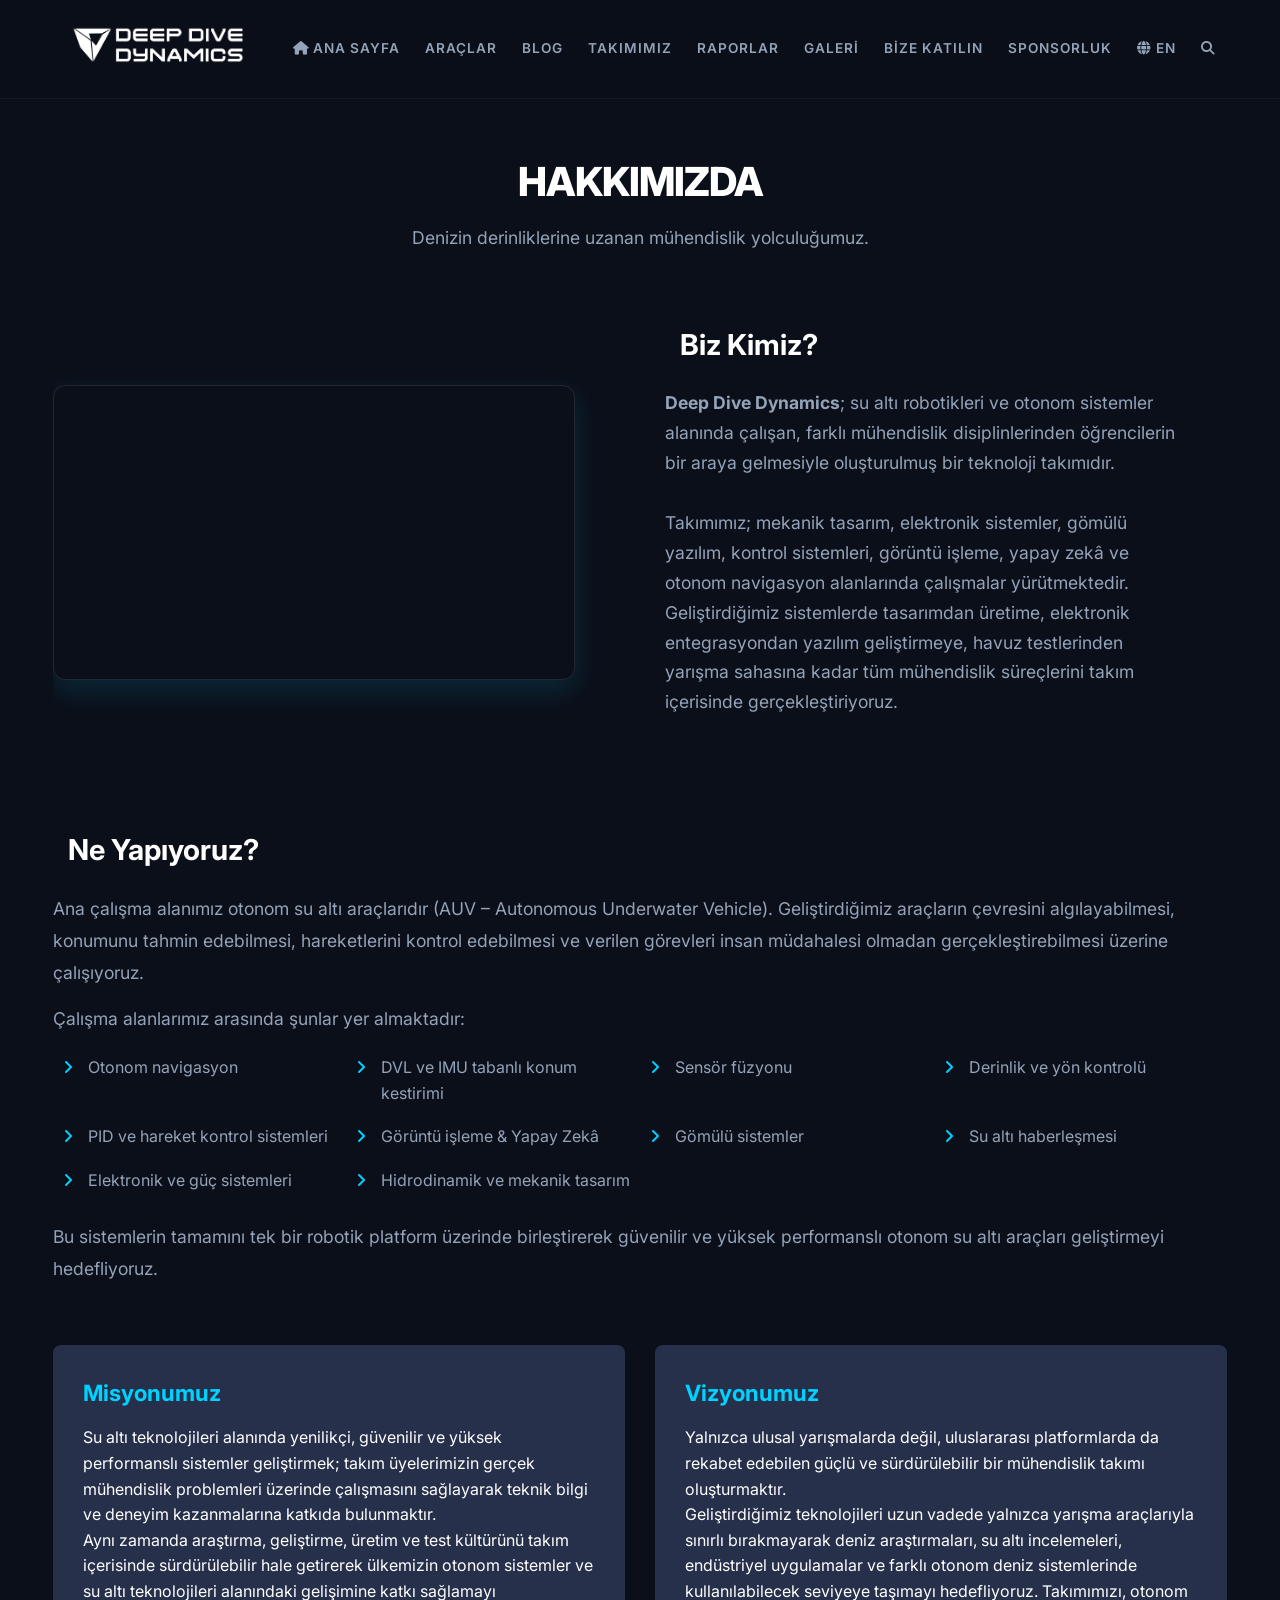
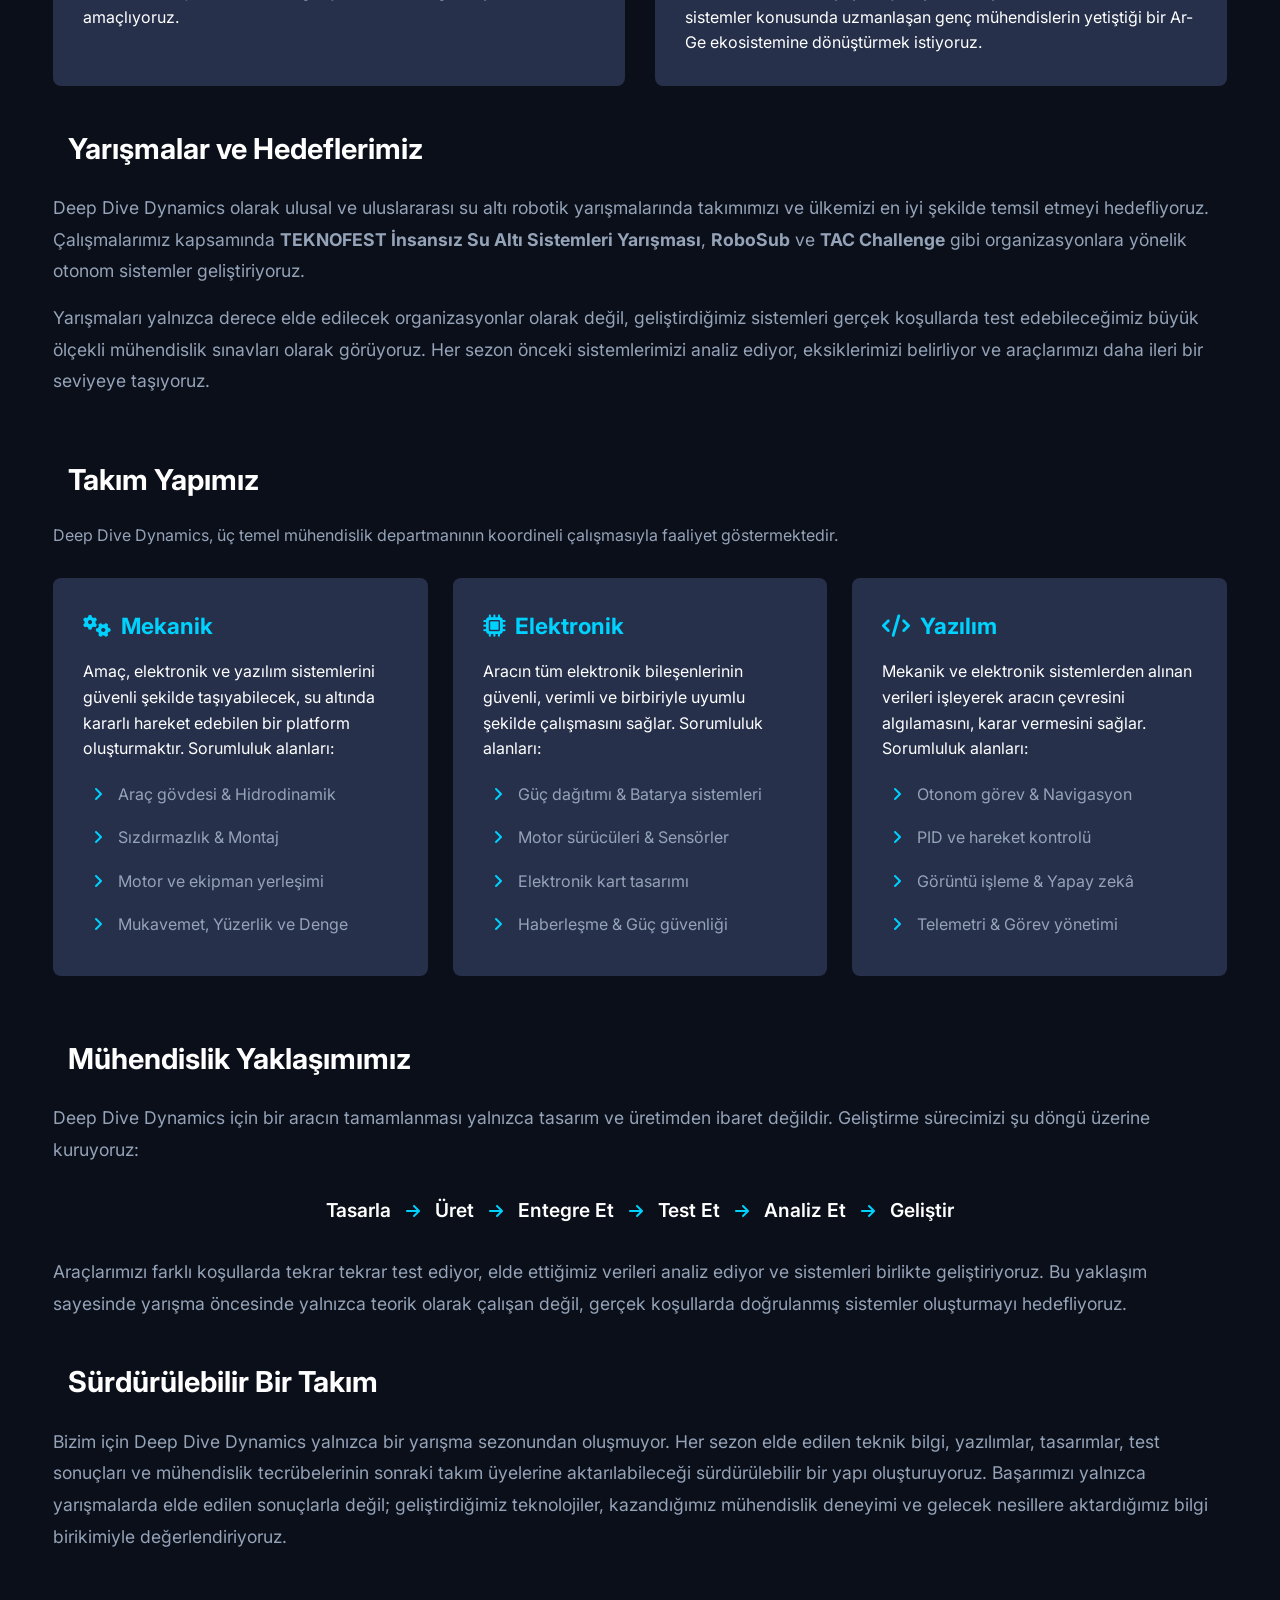
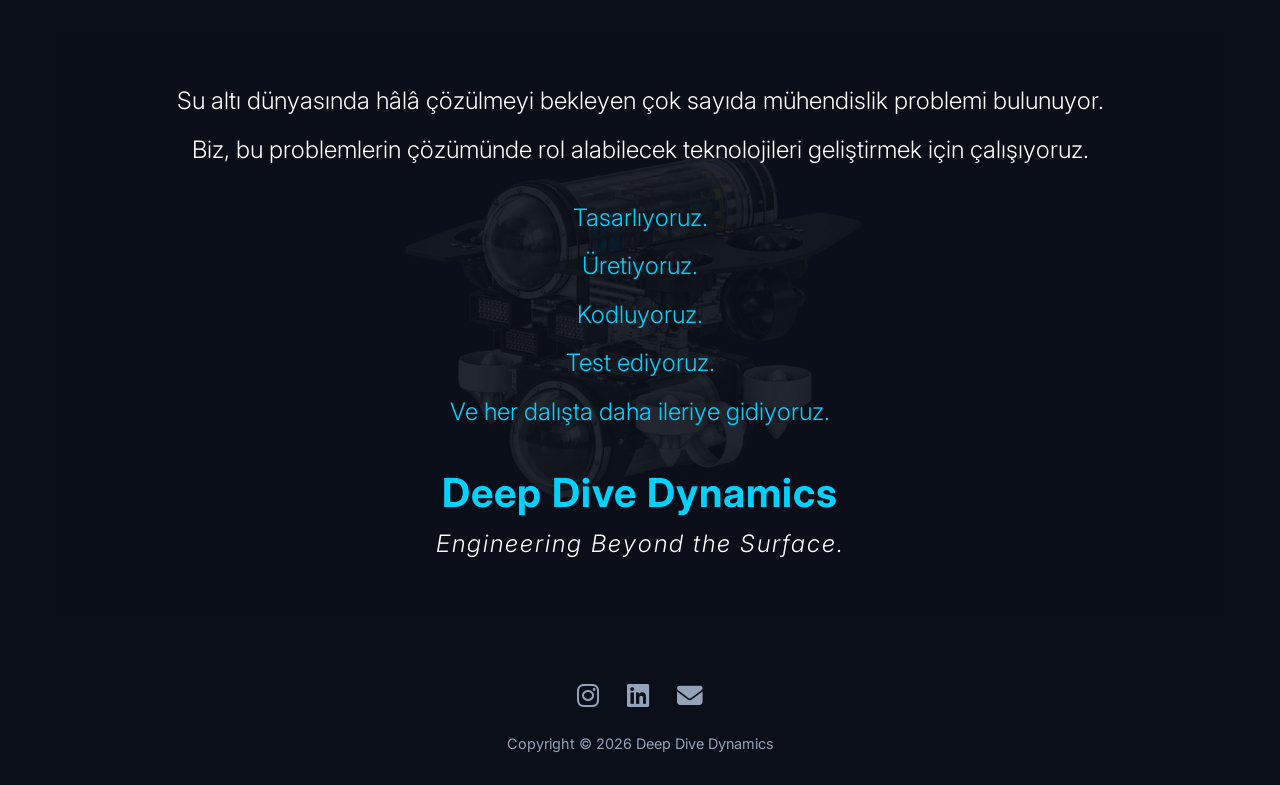
<file: hakkimizda.html>
<!DOCTYPE html>
<html lang="tr">

<head>
    <meta charset="UTF-8">
    <meta name="viewport" content="width=device-width, initial-scale=1.0">
    <title data-tr="Hakkımızda | Deep Dive Dynamics" data-en="About Us | Deep Dive Dynamics"></title>
    <meta name="description" content="Deep Dive Dynamics - İnsansız Su Altı Sistemleri.">
    <meta name="author" content="İbrahim Güngör">
    <meta property="og:title" content="Deep Dive Dynamics">
    <meta property="og:description"
        content="İmkansızlıktan imkan yaratanların takımı. Geleceğin otonom su altı araçlarını tasarlıyoruz.">

    <link rel="stylesheet" href="https://cdnjs.cloudflare.com/ajax/libs/font-awesome/6.7.2/css/all.min.css">
    <link rel="icon" sizes="192x192" href="images/logo_tek.png">
    <link rel="stylesheet" href="style.css?v=6">
</head>

<body>
    <div id="preloader">
        <img src="images/logo.png" alt="Yükleniyor...">
    </div>

    <header>
        <div class="logo">
            <a href="index.html"><img src="images/logo.png" alt="Deep Dive Dynamics Logo"></a>
        </div>

        <div class="menu-toggle" id="mobile-menu">
            <i class="fa-solid fa-bars"></i>
        </div>

        <nav id="nav-menu">
            <a href="index.html" data-tr='<i class="fa-solid fa-house"></i> ANA SAYFA'
                data-en='<i class="fa-solid fa-house"></i> HOME'><i class="fa-solid fa-house"></i> ANA SAYFA</a>
            <a href="araclar.html" data-tr="ARAÇLAR" data-en="VEHICLES">ARAÇLAR</a>
            <a href="blog.html" data-tr="BLOG" data-en="BLOG">BLOG</a>
            <a href="takimimiz.html" data-tr="TAKIMIMIZ" data-en="OUR TEAM">TAKIMIMIZ</a>
            <a href="raporlar.html" data-tr="RAPORLAR" data-en="PAPERS">RAPORLAR</a>
            <a href="galeri.html" data-tr="GALERİ" data-en="GALLERY">GALERİ</a>
            <a href="https://docs.google.com/forms/d/e/1FAIpQLScR8scqBRYS02zoFpXVMVBQeoAkeAK_aq12Xqm8TAhwSs1n3A/viewform"
                target="_blank" data-tr="BİZE KATILIN" data-en="JOIN US">BİZE KATILIN</a>
            <a href="sponsorlar.html" data-tr="SPONSORLUK" data-en="SPONSORSHIP">SPONSORLUK</a>
            <a href="#" id="lang-toggle">
                <i class="fa-solid fa-globe"></i> EN
            </a>
            <a href="#" id="search-btn"><i class="fa-solid fa-magnifying-glass"></i></a>
        </nav>
    </header>

    <div class="page-wrapper">
        <section style="padding-top: 0; padding-bottom: 0;">
            <h2 class="section-title" data-tr="HAKKIMIZDA" data-en="ABOUT US">HAKKIMIZDA</h2>
            <p class="section-subtitle" data-tr="Denizin derinliklerine uzanan mühendislik yolculuğumuz."
                data-en="Our engineering journey reaching into the depths of the sea.">Denizin derinliklerine uzanan
                mühendislik yolculuğumuz.</p>

            <!-- =========================================
                 BİZ KİMİZ? (VİDEOLU YENİ TASARIM)
                 ========================================= -->
            <div class="split-section" style="margin-bottom: 60px;">
                <div class="split-image" style="min-height: 300px; margin-left: 0;">
                    <div class="video-container">
                        <iframe width="100%" height="100%"
                            src="https://www.youtube.com/embed/JcbVB6UivJg?mute=1&loop=1&playlist=JcbVB6UivJg"
                            title="Deep Dive Dynamics Tanıtım" frameborder="0"
                            allow="accelerometer; clipboard-write; encrypted-media; gyroscope; picture-in-picture; web-share"
                            referrerpolicy="strict-origin-when-cross-origin" allowfullscreen>
                        </iframe>
                    </div>
                </div>

                <div class="split-content" style="padding: 20px 40px;">
                    <h3 class="content-title" data-tr="Biz Kimiz?" data-en="Who Are We?">Biz Kimiz?</h3>
                    <p data-tr="<strong>Deep Dive Dynamics</strong>; su altı robotikleri ve otonom sistemler alanında çalışan, farklı mühendislik disiplinlerinden öğrencilerin bir araya gelmesiyle oluşturulmuş bir teknoloji takımıdır."
                        data-en="<strong>Deep Dive Dynamics</strong> is a technology team working in the field of underwater robotics and autonomous systems, formed by students from various engineering disciplines coming together.">
                        <strong>Deep Dive Dynamics</strong>; su altı robotikleri ve otonom sistemler alanında çalışan,
                        farklı mühendislik disiplinlerinden öğrencilerin bir araya gelmesiyle oluşturulmuş bir teknoloji
                        takımıdır.
                    </p>
                    <p data-tr="Takımımız; mekanik tasarım, elektronik sistemler, gömülü yazılım, kontrol sistemleri, görüntü işleme, yapay zekâ ve otonom navigasyon alanlarında çalışmalar yürütmektedir. Geliştirdiğimiz sistemlerde tasarımdan üretime, elektronik entegrasyondan yazılım geliştirmeye, havuz testlerinden yarışma sahasına kadar tüm mühendislik süreçlerini takım içerisinde gerçekleştiriyoruz."
                        data-en="Our team conducts studies in mechanical design, electronic systems, embedded software, control systems, image processing, artificial intelligence, and autonomous navigation. In the systems we develop, we carry out all engineering processes within the team, from design to production, from electronic integration to software development, and from pool tests to the competition field.">
                        Takımımız; mekanik tasarım, elektronik sistemler, gömülü yazılım, kontrol sistemleri, görüntü
                        işleme, yapay zekâ ve otonom navigasyon alanlarında çalışmalar yürütmektedir. Geliştirdiğimiz
                        sistemlerde tasarımdan üretime, elektronik entegrasyondan yazılım geliştirmeye, havuz
                        testlerinden
                        yarışma sahasına kadar tüm mühendislik süreçlerini takım içerisinde gerçekleştiriyoruz.</p>
                </div>
            </div>

            <!-- =========================================
                 DİĞER HAKKIMIZDA İÇERİKLERİ
                 ========================================= -->
            <div class="content-section">
                <h3 class="content-title" data-tr="Ne Yapıyoruz?" data-en="What Do We Do?">Ne Yapıyoruz?</h3>
                <p data-tr="Ana çalışma alanımız otonom su altı araçlarıdır (AUV – Autonomous Underwater Vehicle). Geliştirdiğimiz araçların çevresini algılayabilmesi, konumunu tahmin edebilmesi, hareketlerini kontrol edebilmesi ve verilen görevleri insan müdahalesi olmadan gerçekleştirebilmesi üzerine çalışıyoruz."
                    data-en="Our main field of study is autonomous underwater vehicles (AUV). We work on enabling the vehicles we develop to perceive their environment, estimate their position, control their movements, and perform assigned tasks without human intervention.">
                    Ana çalışma alanımız otonom su altı araçlarıdır (AUV – Autonomous Underwater Vehicle).
                    Geliştirdiğimiz araçların çevresini algılayabilmesi, konumunu tahmin edebilmesi, hareketlerini
                    kontrol edebilmesi ve verilen görevleri insan müdahalesi olmadan gerçekleştirebilmesi üzerine
                    çalışıyoruz.</p>
                <p data-tr="Çalışma alanlarımız arasında şunlar yer almaktadır:"
                    data-en="Our fields of study include the following:">Çalışma alanlarımız arasında şunlar yer
                    almaktadır:</p>
                <ul class="custom-list">
                    <li data-tr="Otonom navigasyon" data-en="Autonomous navigation">Otonom navigasyon</li>
                    <li data-tr="DVL ve IMU tabanlı konum kestirimi" data-en="DVL and IMU based position estimation">DVL
                        ve IMU tabanlı konum kestirimi</li>
                    <li data-tr="Sensör füzyonu" data-en="Sensor fusion">Sensör füzyonu</li>
                    <li data-tr="Derinlik ve yön kontrolü" data-en="Depth and heading control">Derinlik ve yön kontrolü
                    </li>
                    <li data-tr="PID ve hareket kontrol sistemleri" data-en="PID and motion control systems">PID ve
                        hareket kontrol sistemleri</li>
                    <li data-tr="Görüntü işleme & Yapay Zekâ" data-en="Image processing & Artificial Intelligence">
                        Görüntü işleme & Yapay Zekâ</li>
                    <li data-tr="Gömülü sistemler" data-en="Embedded systems">Gömülü sistemler</li>
                    <li data-tr="Su altı haberleşmesi" data-en="Underwater communication">Su altı haberleşmesi</li>
                    <li data-tr="Elektronik ve güç sistemleri" data-en="Electronics and power systems">Elektronik ve güç
                        sistemleri</li>
                    <li data-tr="Hidrodinamik ve mekanik tasarım" data-en="Hydrodynamics and mechanical design">
                        Hidrodinamik ve mekanik tasarım</li>
                </ul>
                <p style="margin-top: 20px;"
                    data-tr="Bu sistemlerin tamamını tek bir robotik platform üzerinde birleştirerek güvenilir ve yüksek performanslı otonom su altı araçları geliştirmeyi hedefliyoruz."
                    data-en="By combining all these systems on a single robotic platform, we aim to develop reliable and high-performance autonomous underwater vehicles.">
                    Bu sistemlerin tamamını tek bir robotik platform üzerinde birleştirerek güvenilir ve yüksek
                    performanslı otonom su altı araçları geliştirmeyi hedefliyoruz.</p>
            </div>

            <div class="mv-grid">
                <div class="info-card">
                    <h3 data-tr="Misyonumuz" data-en="Our Mission">Misyonumuz</h3>
                    <p data-tr="Su altı teknolojileri alanında yenilikçi, güvenilir ve yüksek performanslı sistemler geliştirmek; takım üyelerimizin gerçek mühendislik problemleri üzerinde çalışmasını sağlayarak teknik bilgi ve deneyim kazanmalarına katkıda bulunmaktır."
                        data-en="To develop innovative, reliable, and high-performance systems in the field of underwater technologies; and to contribute to our team members gaining technical knowledge and experience by working on real engineering problems.">
                        Su altı teknolojileri alanında yenilikçi, güvenilir ve yüksek performanslı sistemler
                        geliştirmek; takım üyelerimizin gerçek mühendislik problemleri üzerinde çalışmasını sağlayarak
                        teknik bilgi ve deneyim kazanmalarına katkıda bulunmaktır.</p>
                    <p data-tr="Aynı zamanda araştırma, geliştirme, üretim ve test kültürünü takım içerisinde sürdürülebilir hale getirerek ülkemizin otonom sistemler ve su altı teknolojileri alanındaki gelişimine katkı sağlamayı amaçlıyoruz."
                        data-en="At the same time, we aim to contribute to our country's development in the field of autonomous systems and underwater technologies by making the culture of research, development, production, and testing sustainable within the team.">
                        Aynı zamanda araştırma, geliştirme, üretim ve test kültürünü takım içerisinde sürdürülebilir
                        hale getirerek ülkemizin otonom sistemler ve su altı teknolojileri alanındaki gelişimine katkı
                        sağlamayı amaçlıyoruz.</p>
                </div>
                <div class="info-card">
                    <h3 data-tr="Vizyonumuz" data-en="Our Vision">Vizyonumuz</h3>
                    <p data-tr="Yalnızca ulusal yarışmalarda değil, uluslararası platformlarda da rekabet edebilen güçlü ve sürdürülebilir bir mühendislik takımı oluşturmaktır."
                        data-en="To create a strong and sustainable engineering team capable of competing not only in national competitions but also on international platforms.">
                        Yalnızca ulusal yarışmalarda değil, uluslararası platformlarda da rekabet edebilen güçlü ve
                        sürdürülebilir bir mühendislik takımı oluşturmaktır.</p>
                    <p data-tr="Geliştirdiğimiz teknolojileri uzun vadede yalnızca yarışma araçlarıyla sınırlı bırakmayarak deniz araştırmaları, su altı incelemeleri, endüstriyel uygulamalar ve farklı otonom deniz sistemlerinde kullanılabilecek seviyeye taşımayı hedefliyoruz. Takımımızı, otonom sistemler konusunda uzmanlaşan genç mühendislerin yetiştiği bir Ar-Ge ekosistemine dönüştürmek istiyoruz."
                        data-en="We aim to elevate the technologies we develop to a level where they can be used in marine research, underwater inspections, industrial applications, and various autonomous marine systems in the long run, not limiting them to competition vehicles. We want to transform our team into an R&D ecosystem where young engineers specializing in autonomous systems are raised.">
                        Geliştirdiğimiz teknolojileri uzun vadede yalnızca yarışma araçlarıyla sınırlı bırakmayarak
                        deniz araştırmaları, su altı incelemeleri, endüstriyel uygulamalar ve farklı otonom deniz
                        sistemlerinde kullanılabilecek seviyeye taşımayı hedefliyoruz. Takımımızı, otonom sistemler
                        konusunda uzmanlaşan genç mühendislerin yetiştiği bir Ar-Ge ekosistemine dönüştürmek istiyoruz.
                    </p>
                </div>
            </div>

            <div class="content-section">
                <h3 class="content-title" data-tr="Yarışmalar ve Hedeflerimiz" data-en="Competitions and Our Goals">
                    Yarışmalar ve Hedeflerimiz</h3>
                <p data-tr="Deep Dive Dynamics olarak ulusal ve uluslararası su altı robotik yarışmalarında takımımızı ve ülkemizi en iyi şekilde temsil etmeyi hedefliyoruz. Çalışmalarımız kapsamında <strong>TEKNOFEST İnsansız Su Altı Sistemleri Yarışması</strong>, <strong>RoboSub</strong> ve <strong>TAC Challenge</strong> gibi organizasyonlara yönelik otonom sistemler geliştiriyoruz."
                    data-en="As Deep Dive Dynamics, we aim to represent our team and our country in the best way possible in national and international underwater robotics competitions. Within the scope of our work, we develop autonomous systems for organizations such as <strong>TEKNOFEST Unmanned Underwater Systems Competition</strong>, <strong>RoboSub</strong>, and <strong>TAC Challenge</strong>.">
                    Deep Dive Dynamics olarak ulusal ve uluslararası su altı robotik yarışmalarında takımımızı ve
                    ülkemizi en iyi şekilde temsil etmeyi hedefliyoruz. Çalışmalarımız kapsamında <strong>TEKNOFEST
                        İnsansız Su Altı Sistemleri Yarışması</strong>, <strong>RoboSub</strong> ve <strong>TAC
                        Challenge</strong> gibi organizasyonlara yönelik otonom sistemler geliştiriyoruz.</p>
                <p data-tr="Yarışmaları yalnızca derece elde edilecek organizasyonlar olarak değil, geliştirdiğimiz sistemleri gerçek koşullarda test edebileceğimiz büyük ölçekli mühendislik sınavları olarak görüyoruz. Her sezon önceki sistemlerimizi analiz ediyor, eksiklerimizi belirliyor ve araçlarımızı daha ileri bir seviyeye taşıyoruz."
                    data-en="We view competitions not merely as organizations to achieve rankings, but as large-scale engineering exams where we can test the systems we develop in real conditions. Every season, we analyze our previous systems, identify our shortcomings, and take our vehicles to an advanced level.">
                    Yarışmaları yalnızca derece elde edilecek organizasyonlar olarak değil, geliştirdiğimiz sistemleri
                    gerçek koşullarda test edebileceğimiz büyük ölçekli mühendislik sınavları olarak görüyoruz. Her
                    sezon önceki sistemlerimizi analiz ediyor, eksiklerimizi belirliyor ve araçlarımızı daha ileri bir
                    seviyeye taşıyoruz.</p>
            </div>

            <h3 class="content-title" style="margin-top: 50px;" data-tr="Takım Yapımız" data-en="Our Team Structure">
                Takım Yapımız</h3>
            <p style="color: var(--text-muted); margin-bottom: 30px;"
                data-tr="Deep Dive Dynamics, üç temel mühendislik departmanının koordineli çalışmasıyla faaliyet göstermektedir."
                data-en="Deep Dive Dynamics operates through the coordinated work of three fundamental engineering departments.">
                Deep Dive Dynamics, üç temel mühendislik departmanının koordineli çalışmasıyla faaliyet göstermektedir.
            </p>

            <div class="grid" style="grid-template-columns: repeat(auto-fit, minmax(300px, 1fr));">
                <div class="info-card">
                    <h3 data-tr='<i class="fa-solid fa-gears" style="margin-right: 10px;"></i>Mekanik'
                        data-en='<i class="fa-solid fa-gears" style="margin-right: 10px;"></i>Mechanics'><i
                            class="fa-solid fa-gears" style="margin-right: 10px;"></i>Mekanik</h3>
                    <p data-tr="Amaç, elektronik ve yazılım sistemlerini güvenli şekilde taşıyabilecek, su altında kararlı hareket edebilen bir platform oluşturmaktır. Sorumluluk alanları:"
                        data-en="The goal is to create a platform that can safely carry electronic and software systems and move stably underwater. Areas of responsibility:">
                        Amaç, elektronik ve yazılım sistemlerini güvenli şekilde taşıyabilecek, su altında kararlı
                        hareket edebilen bir platform oluşturmaktır. Sorumluluk alanları:</p>
                    <ul class="custom-list" style="grid-template-columns: 1fr;">
                        <li data-tr="Araç gövdesi & Hidrodinamik" data-en="Vehicle body & Hydrodynamics">Araç gövdesi &
                            Hidrodinamik</li>
                        <li data-tr="Sızdırmazlık & Montaj" data-en="Sealing & Assembly">Sızdırmazlık & Montaj</li>
                        <li data-tr="Motor ve ekipman yerleşimi" data-en="Motor and equipment layout">Motor ve ekipman
                            yerleşimi</li>
                        <li data-tr="Mukavemet, Yüzerlik ve Denge" data-en="Strength, Buoyancy and Balance">Mukavemet,
                            Yüzerlik ve Denge</li>
                    </ul>
                </div>
                <div class="info-card">
                    <h3 data-tr='<i class="fa-solid fa-microchip" style="margin-right: 10px;"></i>Elektronik'
                        data-en='<i class="fa-solid fa-microchip" style="margin-right: 10px;"></i>Electronics'><i
                            class="fa-solid fa-microchip" style="margin-right: 10px;"></i>Elektronik</h3>
                    <p data-tr="Aracın tüm elektronik bileşenlerinin güvenli, verimli ve birbiriyle uyumlu şekilde çalışmasını sağlar. Sorumluluk alanları:"
                        data-en="Ensures that all electronic components of the vehicle work safely, efficiently, and in harmony with each other. Areas of responsibility:">
                        Aracın tüm elektronik bileşenlerinin güvenli, verimli ve birbiriyle uyumlu şekilde çalışmasını
                        sağlar. Sorumluluk alanları:</p>
                    <ul class="custom-list" style="grid-template-columns: 1fr;">
                        <li data-tr="Güç dağıtımı & Batarya sistemleri" data-en="Power distribution & Battery systems">
                            Güç dağıtımı & Batarya sistemleri</li>
                        <li data-tr="Motor sürücüleri & Sensörler" data-en="Motor drivers & Sensors">Motor sürücüleri &
                            Sensörler</li>
                        <li data-tr="Elektronik kart tasarımı" data-en="Electronic board design">Elektronik kart
                            tasarımı</li>
                        <li data-tr="Haberleşme & Güç güvenliği" data-en="Communication & Power safety">Haberleşme & Güç
                            güvenliği</li>
                    </ul>
                </div>
                <div class="info-card">
                    <h3 data-tr='<i class="fa-solid fa-code" style="margin-right: 10px;"></i>Yazılım'
                        data-en='<i class="fa-solid fa-code" style="margin-right: 10px;"></i>Software'><i
                            class="fa-solid fa-code" style="margin-right: 10px;"></i>Yazılım</h3>
                    <p data-tr="Mekanik ve elektronik sistemlerden alınan verileri işleyerek aracın çevresini algılamasını, karar vermesini sağlar. Sorumluluk alanları:"
                        data-en="Processes data received from mechanical and electronic systems, allowing the vehicle to perceive its surroundings and make decisions. Areas of responsibility:">
                        Mekanik ve elektronik sistemlerden alınan verileri işleyerek aracın çevresini algılamasını,
                        karar vermesini sağlar. Sorumluluk alanları:</p>
                    <ul class="custom-list" style="grid-template-columns: 1fr;">
                        <li data-tr="Otonom görev & Navigasyon" data-en="Autonomous mission & Navigation">Otonom görev &
                            Navigasyon</li>
                        <li data-tr="PID ve hareket kontrolü" data-en="PID and motion control">PID ve hareket kontrolü
                        </li>
                        <li data-tr="Görüntü işleme & Yapay zekâ" data-en="Image processing & AI">Görüntü işleme & Yapay
                            zekâ</li>
                        <li data-tr="Telemetri & Görev yönetimi" data-en="Telemetry & Mission management">Telemetri &
                            Görev yönetimi</li>
                    </ul>
                </div>
            </div>

            <div class="content-section" style="margin-top: 60px;">
                <h3 class="content-title" data-tr="Mühendislik Yaklaşımımız" data-en="Our Engineering Approach">
                    Mühendislik Yaklaşımımız</h3>
                <p data-tr="Deep Dive Dynamics için bir aracın tamamlanması yalnızca tasarım ve üretimden ibaret değildir. Geliştirme sürecimizi şu döngü üzerine kuruyoruz:"
                    data-en="For Deep Dive Dynamics, the completion of a vehicle is not just about design and production. We build our development process on the following cycle:">
                    Deep Dive Dynamics için bir aracın tamamlanması yalnızca tasarım ve üretimden ibaret değildir.
                    Geliştirme sürecimizi şu döngü üzerine kuruyoruz:</p>
                <div class="process-flow">
                    <span data-tr="Tasarla" data-en="Design">Tasarla</span> <i class="fa-solid fa-arrow-right"></i>
                    <span data-tr="Üret" data-en="Produce">Üret</span> <i class="fa-solid fa-arrow-right"></i>
                    <span data-tr="Entegre Et" data-en="Integrate">Entegre Et</span> <i
                        class="fa-solid fa-arrow-right"></i>
                    <span data-tr="Test Et" data-en="Test">Test Et</span> <i class="fa-solid fa-arrow-right"></i>
                    <span data-tr="Analiz Et" data-en="Analyze">Analiz Et</span> <i class="fa-solid fa-arrow-right"></i>
                    <span data-tr="Geliştir" data-en="Improve">Geliştir</span>
                </div>
                <p data-tr="Araçlarımızı farklı koşullarda tekrar tekrar test ediyor, elde ettiğimiz verileri analiz ediyor ve sistemleri birlikte geliştiriyoruz. Bu yaklaşım sayesinde yarışma öncesinde yalnızca teorik olarak çalışan değil, gerçek koşullarda doğrulanmış sistemler oluşturmayı hedefliyoruz."
                    data-en="We repeatedly test our vehicles in different conditions, analyze the data we obtain, and develop the systems together. Through this approach, we aim to create systems that are not just theoretically functional, but verified in real conditions before the competition.">
                    Araçlarımızı farklı koşullarda tekrar tekrar test ediyor, elde ettiğimiz verileri analiz ediyor ve
                    sistemleri birlikte geliştiriyoruz. Bu yaklaşım sayesinde yarışma öncesinde yalnızca teorik olarak
                    çalışan değil, gerçek koşullarda doğrulanmış sistemler oluşturmayı hedefliyoruz.</p>

                <h3 class="content-title" style="margin-top: 40px;" data-tr="Sürdürülebilir Bir Takım"
                    data-en="A Sustainable Team">Sürdürülebilir Bir Takım</h3>
                <p data-tr="Bizim için Deep Dive Dynamics yalnızca bir yarışma sezonundan oluşmuyor. Her sezon elde edilen teknik bilgi, yazılımlar, tasarımlar, test sonuçları ve mühendislik tecrübelerinin sonraki takım üyelerine aktarılabileceği sürdürülebilir bir yapı oluşturuyoruz. Başarımızı yalnızca yarışmalarda elde edilen sonuçlarla değil; geliştirdiğimiz teknolojiler, kazandığımız mühendislik deneyimi ve gelecek nesillere aktardığımız bilgi birikimiyle değerlendiriyoruz."
                    data-en="For us, Deep Dive Dynamics is not just a competition season. We build a sustainable structure where technical knowledge, software, designs, test results, and engineering experiences gained each season can be transferred to the next team members. We measure our success not only by the results achieved in competitions, but by the technologies we develop, the engineering experience we gain, and the knowledge we pass on to future generations.">
                    Bizim için Deep Dive Dynamics yalnızca bir yarışma sezonundan oluşmuyor. Her sezon elde edilen
                    teknik bilgi, yazılımlar, tasarımlar, test sonuçları ve mühendislik tecrübelerinin sonraki takım
                    üyelerine aktarılabileceği sürdürülebilir bir yapı oluşturuyoruz. Başarımızı yalnızca yarışmalarda
                    elde edilen sonuçlarla değil; geliştirdiğimiz teknolojiler, kazandığımız mühendislik deneyimi ve
                    gelecek nesillere aktardığımız bilgi birikimiyle değerlendiriyoruz.</p>
            </div>

            <div class="visionary-ending">
                <p data-tr="Su altı dünyasında hâlâ çözülmeyi bekleyen çok sayıda mühendislik problemi bulunuyor."
                    data-en="There are still many engineering problems waiting to be solved in the underwater world.">Su
                    altı dünyasında hâlâ çözülmeyi bekleyen çok sayıda mühendislik problemi bulunuyor.</p>
                <p data-tr="Biz, bu problemlerin çözümünde rol alabilecek teknolojileri geliştirmek için çalışıyoruz."
                    data-en="We work to develop technologies that can play a role in solving these problems.">Biz, bu
                    problemlerin çözümünde rol alabilecek teknolojileri geliştirmek için çalışıyoruz.</p>
                <div style="margin: 30px 0; font-weight: 600;">
                    <p style="color: var(--accent-color);" data-tr="Tasarlıyoruz." data-en="We design.">Tasarlıyoruz.
                    </p>
                    <p style="color: var(--accent-color);" data-tr="Üretiyoruz." data-en="We produce.">Üretiyoruz.</p>
                    <p style="color: var(--accent-color);" data-tr="Kodluyoruz." data-en="We code.">Kodluyoruz.</p>
                    <p style="color: var(--accent-color);" data-tr="Test ediyoruz." data-en="We test.">Test ediyoruz.
                    </p>
                    <p style="color: var(--accent-color);" data-tr="Ve her dalışta daha ileriye gidiyoruz."
                        data-en="And we go further with every dive.">Ve her dalışta daha ileriye gidiyoruz.</p>
                </div>
                <h3>Deep Dive Dynamics</h3>
                <p style="font-style: italic; letter-spacing: 2px;">Engineering Beyond the Surface.</p>
            </div>
        </section>
    </div>

    <!-- =========================================
         GERÇEK ZAMANLI ARAMA MODALI (PENCERESİ)
         ========================================= -->
    <div id="search-modal" class="search-modal">
        <span class="search-close"><i class="fa-solid fa-xmark"></i></span>
        <div class="search-modal-content">
            <input type="text" id="search-input" placeholder="Sitede ne arıyorsunuz? (örn: motor, rapor, sponsor...)"
                data-tr="Sitede ne arıyorsunuz?" data-en="What are you looking for?">
            <div id="search-results" class="search-results">
            </div>
        </div>
    </div>

    <footer>
        <div class="footer-ibrahim"><a href="https://www.linkedin.com/in/ibrahimgngr/" target="_blank">İbrahim GÜNGÖR</a></div>
        <div class="footer-socials">
            <a href="https://www.instagram.com/deepdivedynamics/" target="_blank" aria-label="Instagram"><i
                    class="fa-brands fa-instagram"></i></a>
            <a href="https://www.linkedin.com/in/deep-dive-dynamics-aba6392b6/" target="_blank" aria-label="LinkedIn"><i
                    class="fa-brands fa-linkedin"></i></a>
            <a href="mailto:gungoribrahim485@gmail.com" target="_blank" aria-label="Mail"><i
                    class="fa-solid fa-envelope"></i></a>
        </div>
        <p>Copyright &copy; 2026 Deep Dive Dynamics</p>
    </footer>

    <script>
        window.addEventListener("load", () => {
            const preloader = document.getElementById("preloader");
            setTimeout(() => { preloader.style.opacity = "0"; preloader.style.visibility = "hidden"; }, 1000);
        });

        const mobileMenu = document.getElementById('mobile-menu');
        const navMenu = document.getElementById('nav-menu');
        if (mobileMenu && navMenu) {
            mobileMenu.addEventListener('click', () => {
                navMenu.classList.toggle('active');
                const icon = mobileMenu.querySelector('i');
                if (navMenu.classList.contains('active')) {
                    icon.classList.remove('fa-bars'); icon.classList.add('fa-xmark');
                } else {
                    icon.classList.remove('fa-xmark'); icon.classList.add('fa-bars');
                }
            });
            navMenu.querySelectorAll('a').forEach(link => {
                link.addEventListener('click', () => {
                    navMenu.classList.remove('active');
                    mobileMenu.querySelector('i').classList.remove('fa-xmark');
                    mobileMenu.querySelector('i').classList.add('fa-bars');
                });
            });
        }

        const langToggle = document.getElementById('lang-toggle');
        const translatableElements = document.querySelectorAll('[data-tr]');
        let currentLang = localStorage.getItem('site_lang') || 'tr';
        applyLanguage(currentLang);

        if (langToggle) {
            langToggle.addEventListener('click', (e) => {
                e.preventDefault();
                currentLang = currentLang === 'tr' ? 'en' : 'tr';
                localStorage.setItem('site_lang', currentLang);
                applyLanguage(currentLang);
            });
        }

        function applyLanguage(lang) {
            if (lang === 'tr') {
                if (langToggle) langToggle.innerHTML = '<i class="fa-solid fa-globe"></i> EN';
            } else {
                if (langToggle) langToggle.innerHTML = '<i class="fa-solid fa-globe"></i> TR';
            }
            translatableElements.forEach(el => {
                const translation = el.getAttribute(`data-${lang}`);
                if (translation) {
                    if (el.tagName === 'INPUT' || el.tagName === 'TEXTAREA') el.placeholder = translation;
                    else el.innerHTML = translation;
                }
            });
        }

         // =========================================
        // TÜM SİTEYİ VE ÇEVİRİLERİ TARAYAN AKILLI ARAMA MOTORU
        // =========================================
        const searchBtn = document.getElementById('search-btn');
        const searchModal = document.getElementById('search-modal');
        const searchClose = document.querySelector('.search-close');
        const searchInput = document.getElementById('search-input');
        const searchResults = document.getElementById('search-results');

        const sitePages = [
            'index.html', 'araclar.html', 'hakkimizda.html','blog.html',
            'takimimiz.html', 'raporlar.html', 'galeri.html', 'sponsorlar.html'
        ];
        let siteCache = [];

        // 1. Arka planda sayfaları yükleme
        async function loadSiteData() {
            if (siteCache.length > 0) return;
            for (let url of sitePages) {
                try {
                    const response = await fetch(url);
                    const htmlText = await response.text();
                    const parser = new DOMParser();
                    const doc = parser.parseFromString(htmlText, 'text/html');

                    doc.querySelectorAll('script, style, nav, footer, #search-modal').forEach(el => el.remove());

                    siteCache.push({
                        url: url,
                        title: doc.title.split('|')[0].trim(),
                        dom: doc.body
                    });
                } catch (err) {
                    console.log(url + " yüklenirken hata oluştu.");
                }
            }
        }

        // Modalı Açma ve Kapatma
        if (searchBtn && searchModal) {
            searchBtn.addEventListener('click', async (e) => {
                e.preventDefault();
                searchModal.classList.add('active');
                searchInput.focus();

                searchResults.innerHTML = '<p style="color:var(--text-muted); text-align:center; margin-top:20px;"><i class="fa-solid fa-spinner fa-spin"></i> Site içerikleri taranıyor...</p>';
                await loadSiteData();
                searchResults.innerHTML = '';

                if (searchInput.value) triggerSearch(searchInput.value);
            });

            searchClose.addEventListener('click', () => {
                searchModal.classList.remove('active');
                searchInput.value = '';
                searchResults.innerHTML = '';
            });

            searchModal.addEventListener('click', (e) => {
                if (e.target === searchModal) {
                    searchModal.classList.remove('active');
                    searchInput.value = '';
                    searchResults.innerHTML = '';
                }
            });
        }

        // Arama İşlemi (ÇEVİRİ ETİKETLERİ DAHİL)
        function triggerSearch(query) {
            query = query.toLowerCase().trim();
            searchResults.innerHTML = '';
            if (query.length < 2) return;

            let resultsFound = 0;

            siteCache.forEach(page => {
                // Sadece metin barındıran etiketleri seç
                const elements = page.dom.querySelectorAll('h1, h2, h3, h4, h5, h6, p, a, span, li, button, strong, b, div.info-card');
                const uniqueSnippets = new Set();

                elements.forEach(el => {
                    if (el.closest('nav') || el.closest('#search-modal')) return;

                    // Hem HTML içindeki yazıyı hem de çeviri taglerini çek
                    let textContent = el.textContent || "";
                    let dataTr = el.getAttribute('data-tr') || "";
                    let dataEn = el.getAttribute('data-en') || "";

                    // Hepsini birleştirip arama havuzu oluştur
                    let fullString = (textContent + " " + dataTr + " " + dataEn).toLowerCase().replace(/\s+/g, ' ').trim();

                    if (fullString.includes(query) && fullString.length > 0) {

                        // Ekranda gösterilecek metni seç (Eğer İngilizce taginde bulduysa onu göster)
                        let matchSource = textContent;
                        if (dataEn.toLowerCase().includes(query)) matchSource = dataEn;
                        else if (dataTr.toLowerCase().includes(query)) matchSource = dataTr;

                        matchSource = matchSource.replace(/\s+/g, ' ').trim();

                        if (!uniqueSnippets.has(matchSource) && matchSource.length > 0) {
                            uniqueSnippets.add(matchSource);

                            const matchIndex = matchSource.toLowerCase().indexOf(query);
                            const start = Math.max(0, matchIndex - 35);
                            const end = Math.min(matchSource.length, matchIndex + query.length + 35);

                            let snippet = matchSource.substring(start, end);
                            if (start > 0) snippet = "..." + snippet;
                            if (end < matchSource.length) snippet = snippet + "...";

                            // Aranan kelimeyi parlat
                            const regex = new RegExp(`(${query})`, 'gi');
                            snippet = snippet.replace(regex, '<strong style="color: #000; background-color: var(--accent-color); padding: 0 4px; border-radius: 3px;">$1</strong>');

                            const resultItem = document.createElement('a');
                            resultItem.href = `${page.url}?q=${encodeURIComponent(query)}`;
                            resultItem.className = 'search-result-item';
                            resultItem.innerHTML = `
                                <h3 style="font-size:0.85rem; color:#fff; margin-bottom:8px; opacity:0.8; text-transform:uppercase; letter-spacing:1px;">
                                    <i class="fa-solid fa-file-lines" style="margin-right:8px; color:var(--accent-color);"></i>${page.title}
                                </h3>
                                <p style="line-height:1.6;">${snippet}</p>
                            `;
                            searchResults.appendChild(resultItem);
                            resultsFound++;
                        }
                    }
                });
            });

            if (resultsFound === 0) {
                searchResults.innerHTML = `<p style="color:var(--text-muted); text-align:center; margin-top:20px;">Tüm sitede "${query}" ile ilgili sonuç bulunamadı.</p>`;
            }
        }

        if (searchInput) {
            searchInput.addEventListener('input', function () {
                if (siteCache.length > 0) triggerSearch(this.value);
            });
        }

        // =========================================
        // SAYFA YÜKLENİNCE OTOMATİK KAYDIR VE PARLAT
        // =========================================
        window.addEventListener('DOMContentLoaded', () => {
            const urlParams = new URLSearchParams(window.location.search);
            const searchQuery = urlParams.get('q');

            if (searchQuery) {
                const query = searchQuery.toLowerCase().trim();
                const elements = document.querySelectorAll('h1, h2, h3, h4, h5, h6, p, a, span, li, button, strong, b');
                let found = false;

                elements.forEach(el => {
                    if (found) return; // Zaten bulduysa diğerlerine bakma
                    if (el.closest('nav') || el.closest('#search-modal') || el.tagName === 'SCRIPT' || el.tagName === 'STYLE') return;

                    let textContent = el.textContent || "";
                    let dataTr = el.getAttribute('data-tr') || "";
                    let dataEn = el.getAttribute('data-en') || "";

                    let fullString = (textContent + " " + dataTr + " " + dataEn).toLowerCase();

                    if (fullString.includes(query)) {
                        setTimeout(() => {
                            el.scrollIntoView({ behavior: 'smooth', block: 'center' });

                            const originalBg = el.style.backgroundColor;
                            const originalTrans = el.style.transition;

                            el.style.transition = "background-color 0.5s ease";
                            el.style.backgroundColor = "rgba(0, 210, 255, 0.4)";
                            el.style.borderRadius = "4px";

                            setTimeout(() => {
                                el.style.backgroundColor = originalBg;
                                el.style.transition = originalTrans;
                                // URL'deki arama parametresini temizle
                                window.history.replaceState({}, document.title, window.location.pathname);
                            }, 2500);
                        }, 500);

                        found = true;
                    }
                });
            }
        });
    </script>
</body>

</html>
</file>
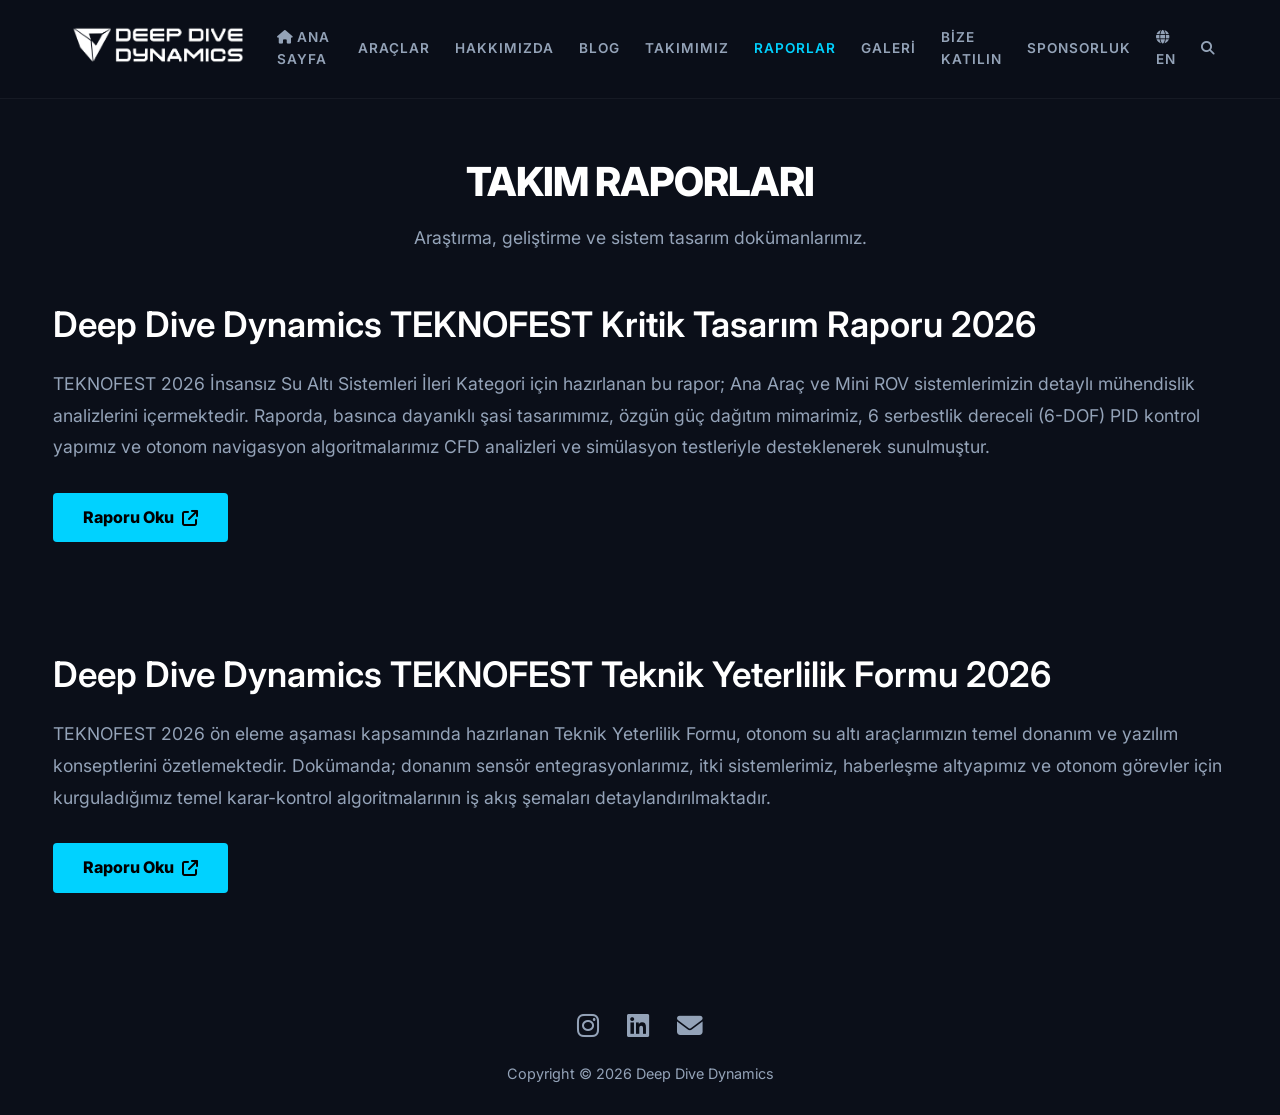
<file: raporlar.html>
<!DOCTYPE html>
<html lang="tr">

<head>
    <meta charset="UTF-8">
    <meta name="viewport" content="width=device-width, initial-scale=1.0">
    <title data-tr="Raporlar | Deep Dive Dynamics" data-en="Papers | Deep Dive Dynamics"></title>
    <meta name="description" content="Deep Dive Dynamics - İnsansız Su Altı Sistemleri.">
    <meta name="author" content="İbrahim Güngör">
    <meta property="og:title" content="Deep Dive Dynamics">
    <meta property="og:description"
        content="İmkansızlıktan imkan yaratanların takımı. Geleceğin otonom su altı araçlarını tasarlıyoruz.">

    <link rel="stylesheet" href="https://cdnjs.cloudflare.com/ajax/libs/font-awesome/6.7.2/css/all.min.css">
    <link rel="icon" sizes="192x192" href="images/logo_tek.png">
    <!-- CSS versiyonunu v=8 yaptık ki yeni ekleyeceğimiz stiller hemen aktif olsun -->
    <link rel="stylesheet" href="style.css?v=8">
</head>

<body>
    <div id="preloader">
        <img src="images/logo.png" alt="Yükleniyor...">
    </div>

    <header>
        <div class="logo">
            <a href="index.html">
                <img src="images/logo.png" alt="Deep Dive Dynamics Logo">
            </a>
        </div>

        <div class="menu-toggle" id="mobile-menu">
            <i class="fa-solid fa-bars"></i>
        </div>

        <nav id="nav-menu">
            <a href="index.html" data-tr='<i class="fa-solid fa-house"></i> ANA SAYFA'
                data-en='<i class="fa-solid fa-house"></i> HOME'><i class="fa-solid fa-house"></i> ANA SAYFA</a>
            <a href="araclar.html" data-tr="ARAÇLAR" data-en="VEHICLES">ARAÇLAR</a>
            <a href="hakkimizda.html" data-tr="HAKKIMIZDA" data-en="ABOUT US">HAKKIMIZDA</a>
            <a href="blog.html" data-tr="BLOG" data-en="BLOG">BLOG</a>
            <a href="takimimiz.html" data-tr="TAKIMIMIZ" data-en="OUR TEAM">TAKIMIMIZ</a>
            <a href="raporlar.html" class="active" data-tr="RAPORLAR" data-en="PAPERS">RAPORLAR</a>
            <a href="galeri.html" data-tr="GALERİ" data-en="GALLERY">GALERİ</a>
            <a href="https://docs.google.com/forms/d/e/1FAIpQLScR8scqBRYS02zoFpXVMVBQeoAkeAK_aq12Xqm8TAhwSs1n3A/viewform"
                target="_blank" data-tr="BİZE KATILIN" data-en="JOIN US">BİZE KATILIN</a>
            <a href="sponsorlar.html" data-tr="SPONSORLUK" data-en="SPONSORSHIP">SPONSORLUK</a>
            <a href="#" id="lang-toggle"><i class="fa-solid fa-globe"></i> EN</a>
            <a href="#" id="search-btn"><i class="fa-solid fa-magnifying-glass"></i></a>
        </nav>
    </header>

    <div class="page-wrapper">
        <section id="raporlar" style="padding-top: 0;">
            <h1 class="section-title" data-tr="TAKIM RAPORLARI" data-en="TEAM PAPERS">TAKIM RAPORLARI</h1>
            <p class="section-subtitle" data-tr="Araştırma, geliştirme ve sistem tasarım dokümanlarımız."
                data-en="Our research, development, and system design documents.">Araştırma, geliştirme ve sistem
                tasarım dokümanlarımız.</p>

            <div class="papers-list">

                <!-- 1. Rapor Kartı: Kritik Tasarım Raporu (KTR) -->
                <div class="paper-card">
                    <h2 class="paper-title">Deep Dive Dynamics TEKNOFEST Kritik Tasarım Raporu 2026</h2>
                    <p class="paper-desc"
                        data-tr="TEKNOFEST 2026 İnsansız Su Altı Sistemleri İleri Kategori için hazırlanan bu rapor; Ana Araç ve Mini ROV sistemlerimizin detaylı mühendislik analizlerini içermektedir. Raporda, basınca dayanıklı şasi tasarımımız, özgün güç dağıtım mimarimiz, 6 serbestlik dereceli (6-DOF) PID kontrol yapımız ve otonom navigasyon algoritmalarımız CFD analizleri ve simülasyon testleriyle desteklenerek sunulmuştur."
                        data-en="Prepared for the TEKNOFEST 2026 Unmanned Underwater Systems Competition Advanced Category, this report includes detailed engineering analyses of our Main Vehicle and Mini ROV systems. The document presents our pressure-resistant chassis design, custom power distribution architecture, 6-DOF PID control structure, and autonomous navigation algorithms, validated through CFD analyses and simulation tests.">
                        TEKNOFEST 2026 İnsansız Su Altı Sistemleri İleri Kategori için hazırlanan bu rapor; Ana Araç ve
                        Mini ROV sistemlerimizin detaylı mühendislik analizlerini içermektedir[cite: 13]. Raporda,
                        basınca dayanıklı şasi tasarımımız, özgün güç dağıtım mimarimiz, 6 serbestlik dereceli (6-DOF)
                        PID kontrol yapımız ve otonom navigasyon algoritmalarımız CFD analizleri ve simülasyon
                        testleriyle desteklenerek sunulmuştur[cite: 13].
                    </p>

                    <a href="raporlar/teknofest-ktr-2026.pdf" target="_blank" class="btn paper-btn">
                        <span data-tr="Raporu Oku" data-en="Read More">Raporu Oku</span> <i
                            class="fa-solid fa-arrow-up-right-from-square" style="margin-left: 8px;"></i>
                    </a>
                </div>

                <!-- 2. Rapor Kartı: Teknik Yeterlilik Formu (TYF) -->
                <div class="paper-card">
                    <h2 class="paper-title">Deep Dive Dynamics TEKNOFEST Teknik Yeterlilik Formu 2026</h2>
                    <p class="paper-desc"
                        data-tr="TEKNOFEST 2026 ön eleme aşaması kapsamında hazırlanan Teknik Yeterlilik Formu, otonom su altı araçlarımızın temel donanım ve yazılım konseptlerini özetlemektedir. Dokümanda; donanım sensör entegrasyonlarımız, itki sistemlerimiz, haberleşme altyapımız ve otonom görevler için kurguladığımız temel karar-kontrol algoritmalarının iş akış şemaları detaylandırılmaktadır."
                        data-en="Prepared within the scope of the TEKNOFEST 2026 preliminary stage, the Technical Qualification Form outlines the core hardware and software concepts of our autonomous underwater vehicles. The document details our sensor integrations, propulsion systems, communication infrastructure, and the workflow diagrams of the fundamental decision-control algorithms designed for autonomous missions.">
                        TEKNOFEST 2026 ön eleme aşaması kapsamında hazırlanan Teknik Yeterlilik Formu, otonom su altı
                        araçlarımızın temel donanım ve yazılım konseptlerini özetlemektedir[cite: 14]. Dokümanda;
                        donanım sensör entegrasyonlarımız, itki sistemlerimiz, haberleşme altyapımız ve otonom görevler
                        için kurguladığımız temel karar-kontrol algoritmalarının iş akış şemaları
                        detaylandırılmaktadır[cite: 14].
                    </p>

                    <a href="raporlar/teknofest-tyf-2026.pdf" target="_blank" class="btn paper-btn">
                        <span data-tr="Raporu Oku" data-en="Read More">Raporu Oku</span> <i
                            class="fa-solid fa-arrow-up-right-from-square" style="margin-left: 8px;"></i>
                    </a>
                </div>

            </div>
        </section>
    </div>

    <!-- =========================================
         GERÇEK ZAMANLI ARAMA MODALI (PENCERESİ)
         ========================================= -->
    <div id="search-modal" class="search-modal">
        <span class="search-close"><i class="fa-solid fa-xmark"></i></span>
        <div class="search-modal-content">
            <input type="text" id="search-input" placeholder="Sitede ne arıyorsunuz? (örn: motor, rapor, sponsor...)"
                data-tr="Sitede ne arıyorsunuz?" data-en="What are you looking for?">
            <div id="search-results" class="search-results">
            </div>
        </div>
    </div>

    <footer>
        <div class="footer-ibrahim"><a href="https://www.linkedin.com/in/ibrahimgngr/" target="_blank">İbrahim GÜNGÖR</a></div>
        <div class="footer-socials">
            <a href="https://www.instagram.com/deepdivedynamics/" target="_blank" aria-label="Instagram"><i
                    class="fa-brands fa-instagram"></i></a>
            <a href="https://www.linkedin.com/in/deep-dive-dynamics-aba6392b6/" target="_blank" aria-label="LinkedIn"><i
                    class="fa-brands fa-linkedin"></i></a>
            <a href="mailto:gungoribrahim485@gmail.com" target="_blank" aria-label="Mail"><i
                    class="fa-solid fa-envelope"></i></a>
        </div>
        <p>Copyright &copy; 2026 Deep Dive Dynamics</p>
    </footer>

    <script>
        // Yükleme Ekranı ve Menü Kodları
        window.addEventListener("load", () => {
            const preloader = document.getElementById("preloader");
            setTimeout(() => { preloader.style.opacity = "0"; preloader.style.visibility = "hidden"; }, 1000);
        });

        const mobileMenu = document.getElementById('mobile-menu');
        const navMenu = document.getElementById('nav-menu');
        if (mobileMenu && navMenu) {
            mobileMenu.addEventListener('click', () => {
                navMenu.classList.toggle('active');
                const icon = mobileMenu.querySelector('i');
                if (navMenu.classList.contains('active')) {
                    icon.classList.remove('fa-bars'); icon.classList.add('fa-xmark');
                } else {
                    icon.classList.remove('fa-xmark'); icon.classList.add('fa-bars');
                }
            });
            navMenu.querySelectorAll('a').forEach(link => {
                link.addEventListener('click', () => {
                    navMenu.classList.remove('active');
                    mobileMenu.querySelector('i').classList.remove('fa-xmark');
                    mobileMenu.querySelector('i').classList.add('fa-bars');
                });
            });
        }

        // Çoklu Dil Motoru
        const langToggle = document.getElementById('lang-toggle');
        const translatableElements = document.querySelectorAll('[data-tr]');
        let currentLang = localStorage.getItem('site_lang') || 'tr';
        applyLanguage(currentLang);

        if (langToggle) {
            langToggle.addEventListener('click', (e) => {
                e.preventDefault();
                currentLang = currentLang === 'tr' ? 'en' : 'tr';
                localStorage.setItem('site_lang', currentLang);
                applyLanguage(currentLang);
            });
        }

        function applyLanguage(lang) {
            if (lang === 'tr') {
                if (langToggle) langToggle.innerHTML = '<i class="fa-solid fa-globe"></i> EN';
            } else {
                if (langToggle) langToggle.innerHTML = '<i class="fa-solid fa-globe"></i> TR';
            }
            translatableElements.forEach(el => {
                const translation = el.getAttribute(`data-${lang}`);
                if (translation) {
                    if (el.tagName === 'INPUT' || el.tagName === 'TEXTAREA') { el.placeholder = translation; }
                    else { el.innerHTML = translation; }
                }
            });
        }
         // =========================================
        // TÜM SİTEYİ VE ÇEVİRİLERİ TARAYAN AKILLI ARAMA MOTORU
        // =========================================
        const searchBtn = document.getElementById('search-btn');
        const searchModal = document.getElementById('search-modal');
        const searchClose = document.querySelector('.search-close');
        const searchInput = document.getElementById('search-input');
        const searchResults = document.getElementById('search-results');

        const sitePages = [
            'index.html', 'araclar.html', 'hakkimizda.html','blog.html',
            'takimimiz.html', 'raporlar.html', 'galeri.html', 'sponsorlar.html'
        ];
        let siteCache = [];

        // 1. Arka planda sayfaları yükleme
        async function loadSiteData() {
            if (siteCache.length > 0) return;
            for (let url of sitePages) {
                try {
                    const response = await fetch(url);
                    const htmlText = await response.text();
                    const parser = new DOMParser();
                    const doc = parser.parseFromString(htmlText, 'text/html');

                    doc.querySelectorAll('script, style, nav, footer, #search-modal').forEach(el => el.remove());

                    siteCache.push({
                        url: url,
                        title: doc.title.split('|')[0].trim(),
                        dom: doc.body
                    });
                } catch (err) {
                    console.log(url + " yüklenirken hata oluştu.");
                }
            }
        }

        // Modalı Açma ve Kapatma
        if (searchBtn && searchModal) {
            searchBtn.addEventListener('click', async (e) => {
                e.preventDefault();
                searchModal.classList.add('active');
                searchInput.focus();

                searchResults.innerHTML = '<p style="color:var(--text-muted); text-align:center; margin-top:20px;"><i class="fa-solid fa-spinner fa-spin"></i> Site içerikleri taranıyor...</p>';
                await loadSiteData();
                searchResults.innerHTML = '';

                if (searchInput.value) triggerSearch(searchInput.value);
            });

            searchClose.addEventListener('click', () => {
                searchModal.classList.remove('active');
                searchInput.value = '';
                searchResults.innerHTML = '';
            });

            searchModal.addEventListener('click', (e) => {
                if (e.target === searchModal) {
                    searchModal.classList.remove('active');
                    searchInput.value = '';
                    searchResults.innerHTML = '';
                }
            });
        }

        // Arama İşlemi (ÇEVİRİ ETİKETLERİ DAHİL)
        function triggerSearch(query) {
            query = query.toLowerCase().trim();
            searchResults.innerHTML = '';
            if (query.length < 2) return;

            let resultsFound = 0;

            siteCache.forEach(page => {
                // Sadece metin barındıran etiketleri seç
                const elements = page.dom.querySelectorAll('h1, h2, h3, h4, h5, h6, p, a, span, li, button, strong, b, div.info-card');
                const uniqueSnippets = new Set();

                elements.forEach(el => {
                    if (el.closest('nav') || el.closest('#search-modal')) return;

                    // Hem HTML içindeki yazıyı hem de çeviri taglerini çek
                    let textContent = el.textContent || "";
                    let dataTr = el.getAttribute('data-tr') || "";
                    let dataEn = el.getAttribute('data-en') || "";

                    // Hepsini birleştirip arama havuzu oluştur
                    let fullString = (textContent + " " + dataTr + " " + dataEn).toLowerCase().replace(/\s+/g, ' ').trim();

                    if (fullString.includes(query) && fullString.length > 0) {

                        // Ekranda gösterilecek metni seç (Eğer İngilizce taginde bulduysa onu göster)
                        let matchSource = textContent;
                        if (dataEn.toLowerCase().includes(query)) matchSource = dataEn;
                        else if (dataTr.toLowerCase().includes(query)) matchSource = dataTr;

                        matchSource = matchSource.replace(/\s+/g, ' ').trim();

                        if (!uniqueSnippets.has(matchSource) && matchSource.length > 0) {
                            uniqueSnippets.add(matchSource);

                            const matchIndex = matchSource.toLowerCase().indexOf(query);
                            const start = Math.max(0, matchIndex - 35);
                            const end = Math.min(matchSource.length, matchIndex + query.length + 35);

                            let snippet = matchSource.substring(start, end);
                            if (start > 0) snippet = "..." + snippet;
                            if (end < matchSource.length) snippet = snippet + "...";

                            // Aranan kelimeyi parlat
                            const regex = new RegExp(`(${query})`, 'gi');
                            snippet = snippet.replace(regex, '<strong style="color: #000; background-color: var(--accent-color); padding: 0 4px; border-radius: 3px;">$1</strong>');

                            const resultItem = document.createElement('a');
                            resultItem.href = `${page.url}?q=${encodeURIComponent(query)}`;
                            resultItem.className = 'search-result-item';
                            resultItem.innerHTML = `
                                <h3 style="font-size:0.85rem; color:#fff; margin-bottom:8px; opacity:0.8; text-transform:uppercase; letter-spacing:1px;">
                                    <i class="fa-solid fa-file-lines" style="margin-right:8px; color:var(--accent-color);"></i>${page.title}
                                </h3>
                                <p style="line-height:1.6;">${snippet}</p>
                            `;
                            searchResults.appendChild(resultItem);
                            resultsFound++;
                        }
                    }
                });
            });

            if (resultsFound === 0) {
                searchResults.innerHTML = `<p style="color:var(--text-muted); text-align:center; margin-top:20px;">Tüm sitede "${query}" ile ilgili sonuç bulunamadı.</p>`;
            }
        }

        if (searchInput) {
            searchInput.addEventListener('input', function () {
                if (siteCache.length > 0) triggerSearch(this.value);
            });
        }

        // =========================================
        // SAYFA YÜKLENİNCE OTOMATİK KAYDIR VE PARLAT
        // =========================================
        window.addEventListener('DOMContentLoaded', () => {
            const urlParams = new URLSearchParams(window.location.search);
            const searchQuery = urlParams.get('q');

            if (searchQuery) {
                const query = searchQuery.toLowerCase().trim();
                const elements = document.querySelectorAll('h1, h2, h3, h4, h5, h6, p, a, span, li, button, strong, b');
                let found = false;

                elements.forEach(el => {
                    if (found) return; // Zaten bulduysa diğerlerine bakma
                    if (el.closest('nav') || el.closest('#search-modal') || el.tagName === 'SCRIPT' || el.tagName === 'STYLE') return;

                    let textContent = el.textContent || "";
                    let dataTr = el.getAttribute('data-tr') || "";
                    let dataEn = el.getAttribute('data-en') || "";

                    let fullString = (textContent + " " + dataTr + " " + dataEn).toLowerCase();

                    if (fullString.includes(query)) {
                        setTimeout(() => {
                            el.scrollIntoView({ behavior: 'smooth', block: 'center' });

                            const originalBg = el.style.backgroundColor;
                            const originalTrans = el.style.transition;

                            el.style.transition = "background-color 0.5s ease";
                            el.style.backgroundColor = "rgba(0, 210, 255, 0.4)";
                            el.style.borderRadius = "4px";

                            setTimeout(() => {
                                el.style.backgroundColor = originalBg;
                                el.style.transition = originalTrans;
                                // URL'deki arama parametresini temizle
                                window.history.replaceState({}, document.title, window.location.pathname);
                            }, 2500);
                        }, 500);

                        found = true;
                    }
                });
            }
        });
    </script>
</body>

</html>
</file>
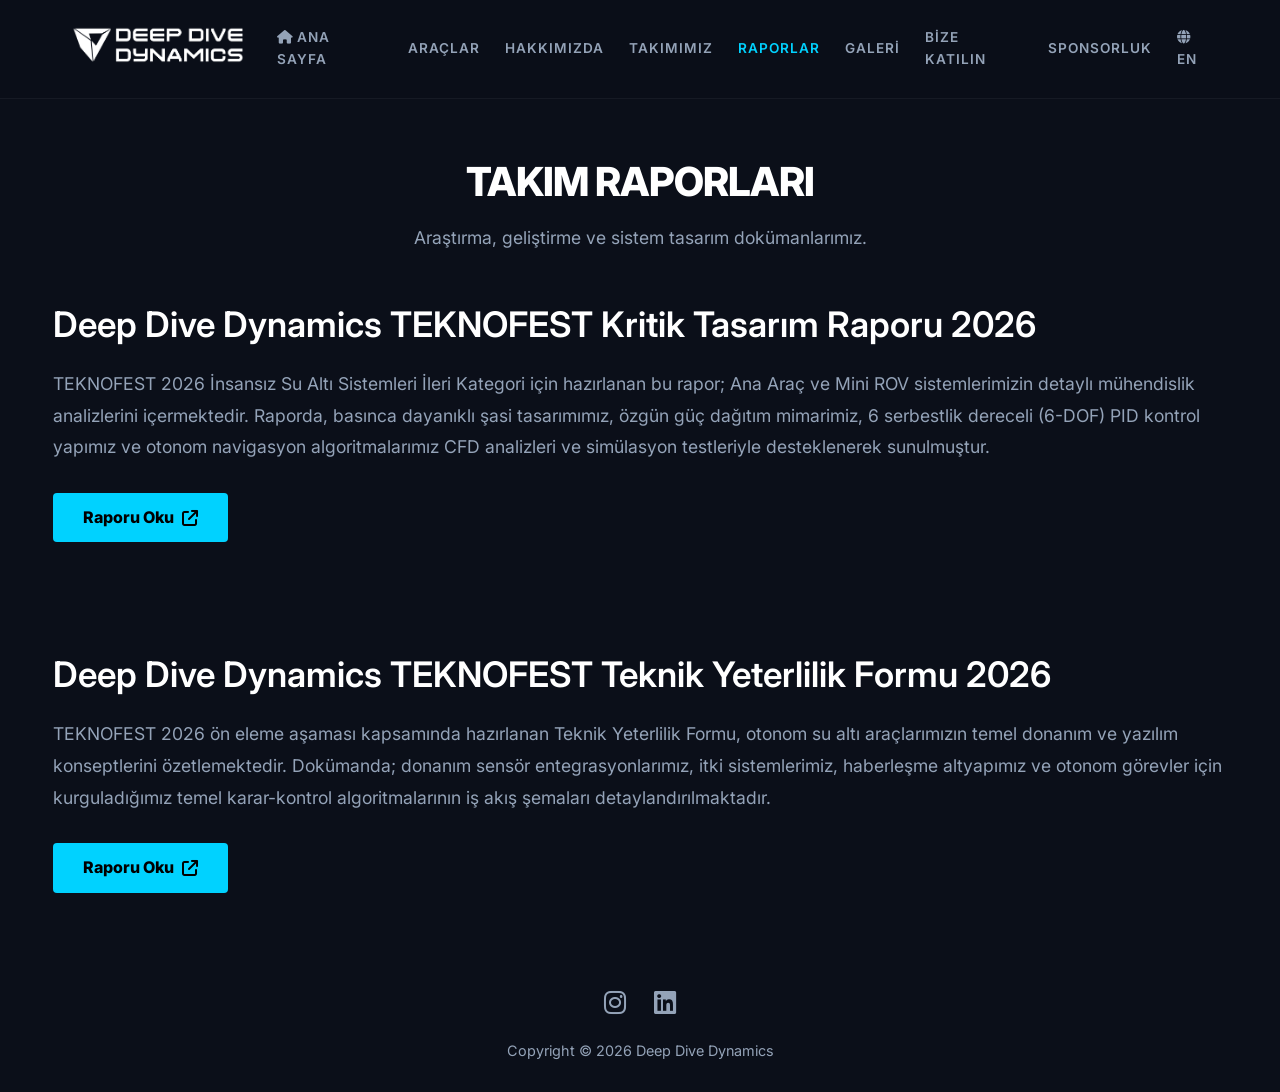
<file: raprolar.html>
<!DOCTYPE html>
<html lang="tr">

<head>
    <meta charset="UTF-8">
    <meta name="viewport" content="width=device-width, initial-scale=1.0">
    <title>Raporlarımız | Deep Dive Dynamics</title>
    <meta name="description" content="Deep Dive Dynamics - İnsansız Su Altı Sistemleri.">
    <meta property="og:title" content="Deep Dive Dynamics">
    <meta property="og:description"
        content="İmkansızlıktan imkan yaratanların takımı. Geleceğin otonom su altı araçlarını tasarlıyoruz.">

    <link rel="stylesheet" href="https://cdnjs.cloudflare.com/ajax/libs/font-awesome/6.7.2/css/all.min.css">
    <link rel="icon" sizes="192x192" href="images/logo_tek.png">
    <!-- CSS versiyonunu v=8 yaptık ki yeni ekleyeceğimiz stiller hemen aktif olsun -->
    <link rel="stylesheet" href="style.css?v=8">
</head>

<body>
    <div id="preloader">
        <img src="images/logo.png" alt="Yükleniyor...">
    </div>

    <header>
        <div class="logo">
            <a href="index.html">
                <img src="images/logo.png" alt="Deep Dive Dynamics Logo">
            </a>
        </div>

        <div class="menu-toggle" id="mobile-menu">
            <i class="fa-solid fa-bars"></i>
        </div>

        <nav id="nav-menu">
            <a href="index.html" data-tr='<i class="fa-solid fa-house"></i> ANA SAYFA' data-en='<i class="fa-solid fa-house"></i> HOME'><i class="fa-solid fa-house"></i> ANA SAYFA</a>
            <a href="araclar.html" data-tr="ARAÇLAR" data-en="VEHICLES">ARAÇLAR</a>
            <a href="hakkimizda.html" data-tr="HAKKIMIZDA" data-en="ABOUT US">HAKKIMIZDA</a>
            <a href="takimimiz.html" data-tr="TAKIMIMIZ" data-en="OUR TEAM">TAKIMIMIZ</a>
            <a href="raporlar.html" class="active" data-tr="RAPORLAR" data-en="PAPERS">RAPORLAR</a>
            <a href="galeri.html" data-tr="GALERİ" data-en="GALLERY">GALERİ</a>
            <a href="https://docs.google.com/forms/d/e/1FAIpQLScR8scqBRYS02zoFpXVMVBQeoAkeAK_aq12Xqm8TAhwSs1n3A/viewform" target="_blank" data-tr="BİZE KATILIN" data-en="JOIN US">BİZE KATILIN</a>
            <a href="sponsorlar.html" data-tr="SPONSORLUK" data-en="SPONSORSHIP">SPONSORLUK</a>
            <a href="#" id="lang-toggle"><i class="fa-solid fa-globe"></i> EN</a>
        </nav>
    </header>

    <div class="page-wrapper">
        <section id="raporlar" style="padding-top: 0;">
            <h1 class="section-title" data-tr="TAKIM RAPORLARI" data-en="TEAM PAPERS">TAKIM RAPORLARI</h1>
            <p class="section-subtitle" data-tr="Araştırma, geliştirme ve sistem tasarım dokümanlarımız." data-en="Our research, development, and system design documents.">Araştırma, geliştirme ve sistem tasarım dokümanlarımız.</p>

            <div class="papers-list">
                
              <!-- 1. Rapor Kartı: Kritik Tasarım Raporu (KTR) -->
                <div class="paper-card">
                    <h2 class="paper-title">Deep Dive Dynamics TEKNOFEST Kritik Tasarım Raporu 2026</h2>
                    <p class="paper-desc" 
                       data-tr="TEKNOFEST 2026 İnsansız Su Altı Sistemleri İleri Kategori için hazırlanan bu rapor; Ana Araç ve Mini ROV sistemlerimizin detaylı mühendislik analizlerini içermektedir. Raporda, basınca dayanıklı şasi tasarımımız, özgün güç dağıtım mimarimiz, 6 serbestlik dereceli (6-DOF) PID kontrol yapımız ve otonom navigasyon algoritmalarımız CFD analizleri ve simülasyon testleriyle desteklenerek sunulmuştur." 
                       data-en="Prepared for the TEKNOFEST 2026 Unmanned Underwater Systems Competition Advanced Category, this report includes detailed engineering analyses of our Main Vehicle and Mini ROV systems. The document presents our pressure-resistant chassis design, custom power distribution architecture, 6-DOF PID control structure, and autonomous navigation algorithms, validated through CFD analyses and simulation tests.">
                       TEKNOFEST 2026 İnsansız Su Altı Sistemleri İleri Kategori için hazırlanan bu rapor; Ana Araç ve Mini ROV sistemlerimizin detaylı mühendislik analizlerini içermektedir[cite: 13]. Raporda, basınca dayanıklı şasi tasarımımız, özgün güç dağıtım mimarimiz, 6 serbestlik dereceli (6-DOF) PID kontrol yapımız ve otonom navigasyon algoritmalarımız CFD analizleri ve simülasyon testleriyle desteklenerek sunulmuştur[cite: 13].
                    </p>
                    
                    <a href="raporlar/teknofest-ktr-2026.pdf" target="_blank" class="btn paper-btn">
                        <span data-tr="Raporu Oku" data-en="Read More">Raporu Oku</span> <i class="fa-solid fa-arrow-up-right-from-square" style="margin-left: 8px;"></i>
                    </a>
                </div>

                <!-- 2. Rapor Kartı: Teknik Yeterlilik Formu (TYF) -->
                <div class="paper-card">
                    <h2 class="paper-title">Deep Dive Dynamics TEKNOFEST Teknik Yeterlilik Formu 2026</h2>
                    <p class="paper-desc" 
                       data-tr="TEKNOFEST 2026 ön eleme aşaması kapsamında hazırlanan Teknik Yeterlilik Formu, otonom su altı araçlarımızın temel donanım ve yazılım konseptlerini özetlemektedir. Dokümanda; donanım sensör entegrasyonlarımız, itki sistemlerimiz, haberleşme altyapımız ve otonom görevler için kurguladığımız temel karar-kontrol algoritmalarının iş akış şemaları detaylandırılmaktadır." 
                       data-en="Prepared within the scope of the TEKNOFEST 2026 preliminary stage, the Technical Qualification Form outlines the core hardware and software concepts of our autonomous underwater vehicles. The document details our sensor integrations, propulsion systems, communication infrastructure, and the workflow diagrams of the fundamental decision-control algorithms designed for autonomous missions.">
                       TEKNOFEST 2026 ön eleme aşaması kapsamında hazırlanan Teknik Yeterlilik Formu, otonom su altı araçlarımızın temel donanım ve yazılım konseptlerini özetlemektedir[cite: 14]. Dokümanda; donanım sensör entegrasyonlarımız, itki sistemlerimiz, haberleşme altyapımız ve otonom görevler için kurguladığımız temel karar-kontrol algoritmalarının iş akış şemaları detaylandırılmaktadır[cite: 14].
                    </p>
                    
                    <a href="raporlar/teknofest-tyf-2026.pdf" target="_blank" class="btn paper-btn">
                        <span data-tr="Raporu Oku" data-en="Read More">Raporu Oku</span> <i class="fa-solid fa-arrow-up-right-from-square" style="margin-left: 8px;"></i>
                    </a>
                </div>

            </div>
        </section>
    </div>

    <footer>
        <div class="footer-socials">
            <a href="https://www.instagram.com/deepdivedynamics/" target="_blank" aria-label="Instagram"><i
                    class="fa-brands fa-instagram"></i></a>
            <a href="https://www.linkedin.com/in/deep-dive-dynamics-aba6392b6/" target="_blank" aria-label="LinkedIn"><i
                    class="fa-brands fa-linkedin"></i></a>
        </div>
        <p>Copyright &copy; 2026 Deep Dive Dynamics</p>
    </footer>

    <script>
        // Yükleme Ekranı ve Menü Kodları
        window.addEventListener("load", () => {
            const preloader = document.getElementById("preloader");
            setTimeout(() => { preloader.style.opacity = "0"; preloader.style.visibility = "hidden"; }, 1000);
        });

        const mobileMenu = document.getElementById('mobile-menu');
        const navMenu = document.getElementById('nav-menu');
        if (mobileMenu && navMenu) {
            mobileMenu.addEventListener('click', () => {
                navMenu.classList.toggle('active');
                const icon = mobileMenu.querySelector('i');
                if (navMenu.classList.contains('active')) {
                    icon.classList.remove('fa-bars'); icon.classList.add('fa-xmark');
                } else {
                    icon.classList.remove('fa-xmark'); icon.classList.add('fa-bars');
                }
            });
            navMenu.querySelectorAll('a').forEach(link => {
                link.addEventListener('click', () => {
                    navMenu.classList.remove('active');
                    mobileMenu.querySelector('i').classList.remove('fa-xmark');
                    mobileMenu.querySelector('i').classList.add('fa-bars');
                });
            });
        }

        // Çoklu Dil Motoru
        const langToggle = document.getElementById('lang-toggle');
        const translatableElements = document.querySelectorAll('[data-tr]');
        let currentLang = localStorage.getItem('site_lang') || 'tr';
        applyLanguage(currentLang);

        if (langToggle) {
            langToggle.addEventListener('click', (e) => {
                e.preventDefault();
                currentLang = currentLang === 'tr' ? 'en' : 'tr';
                localStorage.setItem('site_lang', currentLang);
                applyLanguage(currentLang);
            });
        }

        function applyLanguage(lang) {
            if (lang === 'tr') {
                if (langToggle) langToggle.innerHTML = '<i class="fa-solid fa-globe"></i> EN';
            } else {
                if (langToggle) langToggle.innerHTML = '<i class="fa-solid fa-globe"></i> TR';
            }
            translatableElements.forEach(el => {
                const translation = el.getAttribute(`data-${lang}`);
                if (translation) {
                    if (el.tagName === 'INPUT' || el.tagName === 'TEXTAREA') { el.placeholder = translation; }
                    else { el.innerHTML = translation; }
                }
            });
        }
    </script>
</body>
</html>
</file>
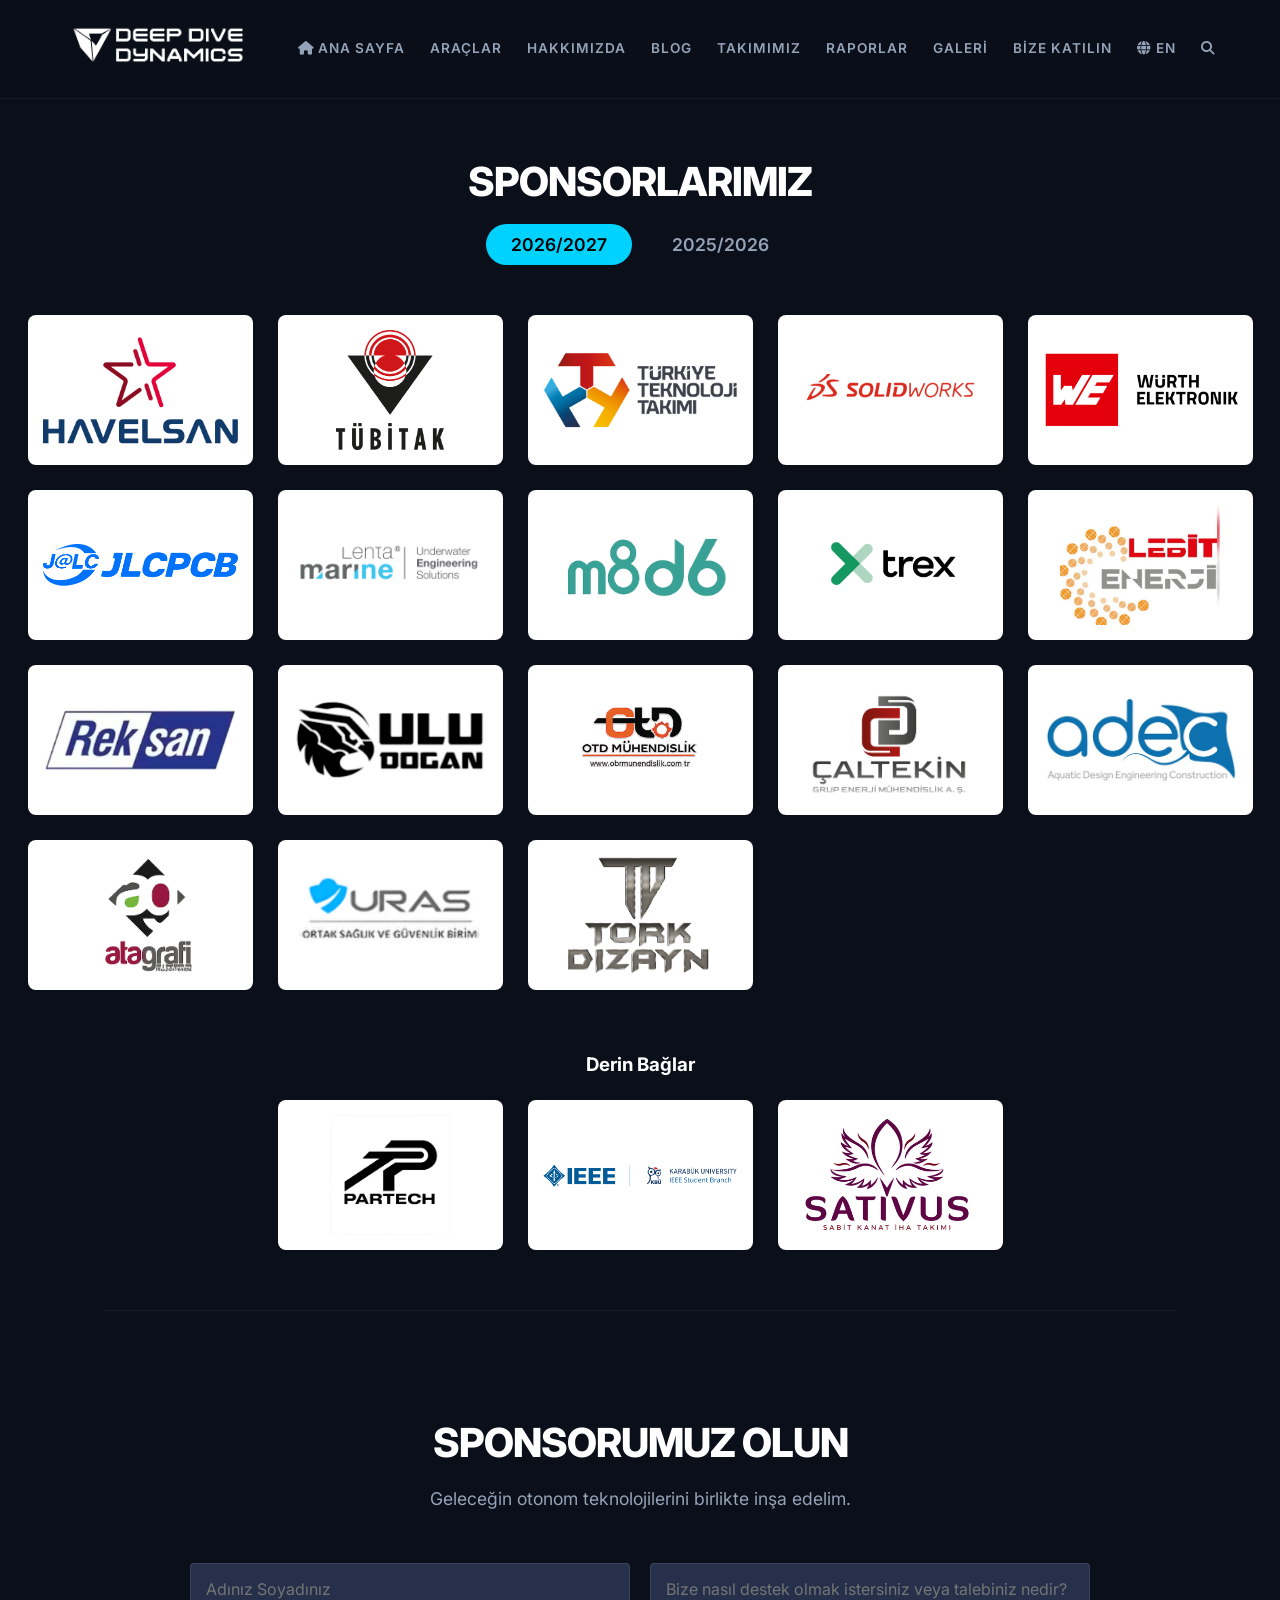
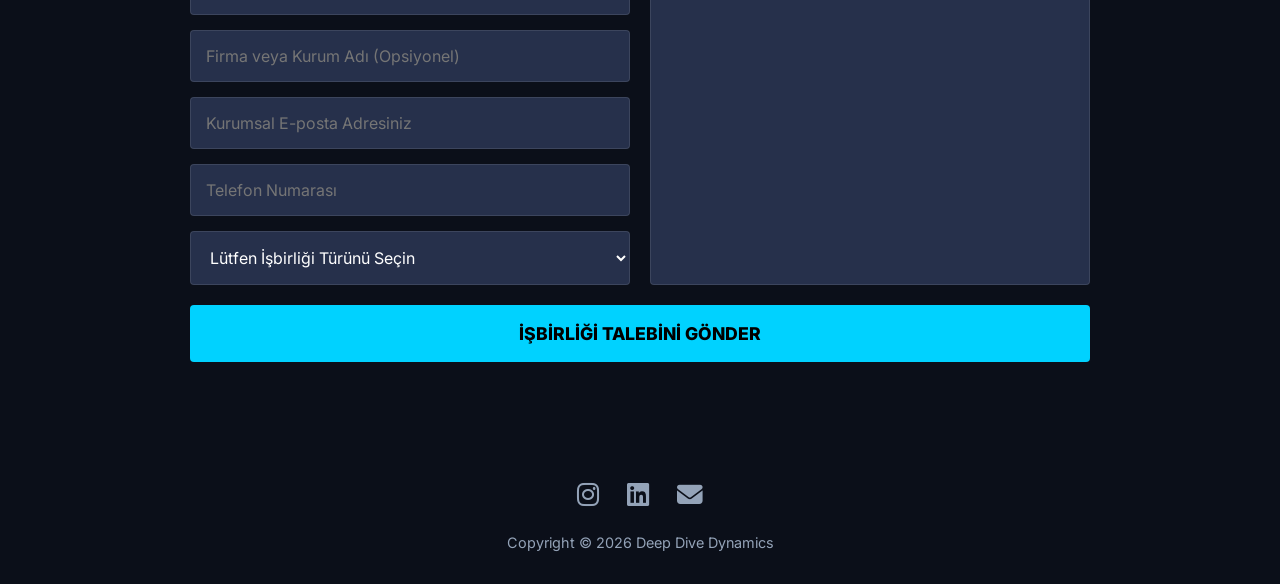
<file: sponsorlar.html>
<!DOCTYPE html>
<html lang="tr">

<head>
    <meta charset="UTF-8">
    <meta name="viewport" content="width=device-width, initial-scale=1.0">
    <title data-tr="Sponsorlar & İş Birliği | Deep Dive Dynamics"
        data-en="Sponsorship & Collaboration | Deep Dive Dynamics"></title>
    <meta name="description" content="Deep Dive Dynamics - İnsansız Su Altı Sistemleri.">
    <meta name="author" content="İbrahim Güngör">
    <meta property="og:title" content="Deep Dive Dynamics">
    <meta property="og:description"
        content="İmkansızlıktan imkan yaratanların takımı. Geleceğin otonom su altı araçlarını tasarlıyoruz.">

    <link rel="stylesheet" href="https://cdnjs.cloudflare.com/ajax/libs/font-awesome/6.7.2/css/all.min.css">
    <link rel="icon" sizes="192x192" href="images/logo_tek.png">
    <link rel="stylesheet" href="style.css?v=6">
</head>

<body>
    <div id="preloader">
        <img src="images/logo.png" alt="Yükleniyor...">
    </div>

    <header>
        <div class="logo">
            <a href="index.html"><img src="images/logo.png" alt="Logo"></a>
        </div>

        <div class="menu-toggle" id="mobile-menu">
            <i class="fa-solid fa-bars"></i>
        </div>

        <nav id="nav-menu">
            <a href="index.html" data-tr='<i class="fa-solid fa-house"></i> ANA SAYFA'
                data-en='<i class="fa-solid fa-house"></i> HOME'><i class="fa-solid fa-house"></i> ANA SAYFA</a>
            <a href="araclar.html" data-tr="ARAÇLAR" data-en="VEHICLES">ARAÇLAR</a>
            <a href="hakkimizda.html" data-tr="HAKKIMIZDA" data-en="ABOUT US">HAKKIMIZDA</a>
            <a href="blog.html" data-tr="BLOG" data-en="BLOG">BLOG</a>
            <a href="takimimiz.html" data-tr="TAKIMIMIZ" data-en="OUR TEAM">TAKIMIMIZ</a>
            <a href="raporlar.html" data-tr="RAPORLAR" data-en="PAPERS">RAPORLAR</a>
            <a href="galeri.html" data-tr="GALERİ" data-en="GALLERY">GALERİ</a>
            <a href="https://docs.google.com/forms/d/e/1FAIpQLScR8scqBRYS02zoFpXVMVBQeoAkeAK_aq12Xqm8TAhwSs1n3A/viewform"
                target="_blank" data-tr="BİZE KATILIN" data-en="JOIN US">BİZE KATILIN</a>
            <a href="#" id="lang-toggle">
                <i class="fa-solid fa-globe"></i> EN
            </a>
            <a href="#" id="search-btn"><i class="fa-solid fa-magnifying-glass"></i></a>
        </nav>
    </header>

    <div class="page-wrapper">
        <section id="sponsorlar" style="padding-top: 0; padding-bottom: 0;">
            <h2 class="section-title" data-tr="SPONSORLARIMIZ" data-en="OUR SPONSORS">SPONSORLARIMIZ</h2>

            <!-- SEZON SEÇİCİ MENÜ -->
            <div class="choice-selector">
                <button class="choice-btn active" data-target="sezon-2027">2026/2027</button>
                <button class="choice-btn" data-target="sezon-2026">2025/2026</button>
            </div>

            <!-- =========================================
                 2026/2027 SPONSORLARI (AKTİF OLAN)
                 ========================================= -->
            <div id="sezon-2027" class="team-choice-content active">
                <div class="grid" style="grid-template-columns: repeat(auto-fit, minmax(150px, 225px));">
                    <a href="https://www.havelsan.com/tr" target="blank" class="sponsor-card"><img
                            src="images/sponsorlar/havelsan.png" alt="HAVELSAN"></a>

                    <a href="https://tubitak.gov.tr/tr" target="blank" class="sponsor-card"><img
                            src="images/sponsorlar/tubitak.png" alt="Tübitak"></a>

                    <a href="https://t3vakfi.org/tr" target="blank" class="sponsor-card"><img
                            src="images/sponsorlar/t3vakfi.png" alt="T3 Vakfı"></a>

                    <a href="https://www.solidworks.com" target="blank" class="sponsor-card"><img
                            src="images/sponsorlar/solidworks.png" alt="SOLIDWORKS"></a>

                    <a href="https://eshop.wurth.com.tr" target="blank" class="sponsor-card"><img
                            src="images/sponsorlar/wurth.png" alt="WÜRTH ELEKTRONİK"></a>

                    <a href="https://jlcpcb.com" target="blank" class="sponsor-card"><img
                            src="images/sponsorlar/jlc.png" alt="JLCPCB"></a>

                    <a href="https://lentamarine.com" target="_blank" class="sponsor-card"><img
                            src="images/sponsorlar/lenta_marine.png" alt="Lenta Marine"></a>

                    <div class="sponsor-card"><img src="images/sponsorlar/m8d6.png" alt="M8D6"></div>

                    <a href="https://trex.com.tr/tr/" target="blank" class="sponsor-card"><img
                            src="images/sponsorlar/trex.png" alt="TREX"></a>

                    <a href="https://www.lebitenerji.com.tr" target="blank" class="sponsor-card"><img
                            src="images/sponsorlar/lebit_enerji.png" alt="LEBİT Enerji"></a>
                    
                    <a href="https://www.reksan.com.tr" target="blank" class="sponsor-card"><img
                            src="images/sponsorlar/reksan.png" alt="REKSAN"></a>

                    <a href="https://uludogantech.com" target="blank" class="sponsor-card"><img
                            src="images/sponsorlar/uludogan.png" alt="ULUDOĞAN SAVUNMA"></a>

                    <a href="https://onlineteknikdestek.com" target="_blank" class="sponsor-card"><img
                            src="images/sponsorlar/otd_muhendislik.png" alt="OTD Mühendislik"></a>

                    <a href="https://www.caltekingrup.com.tr" target="_blank" class="sponsor-card"><img
                            src="images/sponsorlar/caltekin.png" alt="Çaltekin"></a>
                    
                    <a href="https://adeclss.com" target="blank" class="sponsor-card"><img
                            src="images/sponsorlar/adec.png" alt="ADEC Akvaryum"></a>

                    <a href="https://www.instagram.com/atagrafim/" target="_blank" class="sponsor-card"><img
                            src="images/sponsorlar/atagrafi.png" alt="Atagrafi"></a>
                    
                    <a href="http://www.urasosgb.com.tr" target="blank" class="sponsor-card"><img
                            src="images/sponsorlar/uras.png" alt="URAS OSGB"></a>

                    <a href="https://torkdizayn.com" target="blank" class="sponsor-card"><img
                            src="images/sponsorlar/tork.png"></a>

                </div>

                <h3 style="text-align: center; margin: 60px 0 20px; color: var(--text-light);"
                    data-tr="Derin Bağlar" data-en="Deep connections">Derin Bağlar</h3>
                <div class="grid" style="grid-template-columns: repeat(auto-fit, minmax(150px, 225px));">
                    <a href="https://www.instagram.com/partechyperloop/" target="_blank" class="sponsor-card">
                        <img src="images/sponsorlar/partech.png" alt="Partech Hyperloop Ekibi"></a>

                    <a href="https://www.instagram.com/ieeekarabuk/" target="_blank" class="sponsor-card">
                        <img src="images/sponsorlar/ieee.png" alt="İEEE Karabük"></a>

                    <a href="https://www.instagram.com/unikasativus/" target="_blank" class="sponsor-card">
                        <img src="images/sponsorlar/sativus.png" alt="Sativus"></a>
                </div>
            </div>

            <!-- =========================================
                 2025/2026 SPONSORLARI (Birebir Aynı)
                 ========================================= -->
            <div id="sezon-2026" class="team-choice-content">
                <h3 style="text-align: center; margin: 40px 0 20px; color: var(--text-light);" data-tr="Ana Sponsorumuz"
                    data-en="Our Main Sponsor">Ana Sponsorumuz</h3>
                <div class="grid" style="grid-template-columns: repeat(auto-fit, minmax(200px, 300px));">
                    <div class="sponsor-card"><img src="images/sponsorlar/m8d6.png" alt="M8D6"></div>
                </div>

                <h3 style="text-align: center; margin: 60px 0 20px; color: var(--text-light);"
                    data-tr="Platin Sponsorlarımız" data-en="Our Platinum Sponsors">Platin Sponsorlarımız</h3>
                <div class="grid" style="grid-template-columns: repeat(auto-fit, minmax(150px, 300px));">
                    <a href="https://uludogantech.com" target="blank" class="sponsor-card"><img
                            src="images/sponsorlar/uludogan.png" alt="ULUDOĞAN SAVUNMA"></a>
                    <a href="https://trex.com.tr/tr/" target="blank" class="sponsor-card"><img
                            src="images/sponsorlar/trex.png" alt="TREX"></a>
                </div>

                <h3 style="text-align: center; margin: 60px 0 20px; color: var(--text-light);"
                    data-tr="Altın Sponsorlarımız" data-en="Our Gold Sponsors">Altın Sponsorlarımız</h3>
                <div class="grid" style="grid-template-columns: repeat(auto-fit, minmax(150px, 300px));">
                    <a href="https://www.instagram.com/partechyperloop/" target="_blank" class="sponsor-card">
                        <img src="images/sponsorlar/partech.png" alt="Partech Hyperloop Ekibi">
                    </a>
                    <div class="sponsor-card"><img src="images/sponsorlar/otd_muhendislik.png" alt="OTD Mühendislik">
                    </div>
                    <a href="https://torkdizayn.com" target="blank" class="sponsor-card"><img
                            src="images/sponsorlar/tork.png" alt="TORK Dizayn"></a>
                </div>
                <div class="grid"
                    style="grid-template-columns: repeat(auto-fit, minmax(150px, 1fr)); margin: 60px 0 20px">
                    <a href="https://www.lebitenerji.com.tr" target="blank" class="sponsor-card"><img
                            src="images/sponsorlar/lebit_enerji.png" alt="LEBİT Enerji"></a>
                    <a href="https://adeclss.com" target="blank" class="sponsor-card"><img
                            src="images/sponsorlar/adec.png" alt="ADEC Akvaryum"></a>
                    <a href="https://www.reksan.com.tr" target="blank" class="sponsor-card"><img
                            src="images/sponsorlar/reksan.png" alt="REKSAN"></a>
                    <a href="http://www.urasosgb.com.tr" target="blank" class="sponsor-card"><img
                            src="images/sponsorlar/uras.png" alt="URAS OSGB"></a>
                </div>

                <h3 style="text-align: center; margin: 60px 0 20px; color: var(--text-light);"
                    data-tr="Gümüş Sponsorlarımız" data-en="Our Silver Sponsors">Gümüş Sponsorlarımız</h3>
                <div class="grid" style="grid-template-columns: repeat(auto-fit, minmax(150px, 1fr));">
                    <a href="https://www.caltekingrup.com.tr" target="_blank" class="sponsor-card"><img
                            src="images/sponsorlar/caltekin.png" alt="Çaltekin"></a>
                    <div class="sponsor-card"><img src="images/sponsorlar/tulpar.png" alt="TULPAR"></div>
                    <a href="https://lentamarine.com" target="_blank" class="sponsor-card"><img
                            src="images/sponsorlar/lenta_marine.png" alt="Lenta Marine"></a>
                    <a href="https://www.instagram.com/atagrafim/" target="_blank" class="sponsor-card"><img
                            src="images/sponsorlar/atagrafi.png" alt="Atagrafi"></a>
                </div>
            </div>
        </section>

        <section style="padding: 0 5%;">
            <div class="divider"></div>
        </section>

        <section id="basvuru" style="padding-top: 40px;">
            <h2 class="section-title" data-tr="SPONSORUMUZ OLUN" data-en="SPONSOR US">SPONSORUMUZ OLUN</h2>
            <p class="section-subtitle" data-tr="Geleceğin otonom teknolojilerini birlikte inşa edelim."
                data-en="Let's build the autonomous technologies of the future together.">Geleceğin otonom
                teknolojilerini birlikte inşa edelim.</p>

            <form class="contact-form" id="sponsor-form">
                <div class="form-left">
                    <input type="text" name="Ad_Soyad" placeholder="Adınız Soyadınız" data-tr="Adınız Soyadınız"
                        data-en="Full Name" required>
                    <input type="text" name="Firma_Adi" placeholder="Firma veya Kurum Adı (Opsiyonel)"
                        data-tr="Firma veya Kurum Adı (Opsiyonel)" data-en="Company or Institution Name (Optional)">
                    <input type="email" name="Email" placeholder="Kurumsal E-posta Adresiniz"
                        data-tr="Kurumsal E-posta Adresiniz" data-en="Corporate Email Address" required>
                    <input type="tel" name="Telefon" placeholder="Telefon Numarası" data-tr="Telefon Numarası"
                        data-en="Phone Number">

                    <select name="Destek_Turu" required>
                        <option value="" disabled selected data-tr="Lütfen İşbirliği Türünü Seçin"
                            data-en="Please Select Collaboration Type">Lütfen İşbirliği Türünü Seçin</option>
                        <option value="Maddi Sponsorluk" data-tr="Maddi Sponsorluk" data-en="Financial Sponsorship">
                            Maddi Sponsorluk</option>
                        <option value="Donanım Desteği" data-tr="Donanım / Malzeme Desteği (Sensör, İşlemci vb.)"
                            data-en="Hardware / Material Support (Sensor, Processor, etc.)">Donanım / Malzeme Desteği
                            (Sensör, İşlemci vb.)</option>
                        <option value="Üretim Desteği" data-tr="Üretim / Atölye Desteği (3D Baskı, CNC vb.)"
                            data-en="Production / Workshop Support (3D Printing, CNC, etc.)">Üretim / Atölye Desteği (3D
                            Baskı, CNC vb.)</option>
                        <option value="Diğer" data-tr="Diğer İşbirlikleri" data-en="Other Collaborations">Diğer
                            İşbirlikleri</option>
                    </select>
                </div>
                <div class="form-right">
                    <textarea name="Mesaj" placeholder="Bize nasıl destek olmak istersiniz veya talebiniz nedir?"
                        data-tr="Bize nasıl destek olmak istersiniz veya talebiniz nedir?"
                        data-en="Tell us how you would like to support or what your request is..." required></textarea>
                </div>
                <button type="submit" class="btn submit-btn" data-tr="İşbirliği Talebini Gönder"
                    data-en="Send Collaboration Request">İşbirliği Talebini Gönder</button>
            </form>
        </section>
    </div>

    <!-- =========================================
         GERÇEK ZAMANLI ARAMA MODALI (PENCERESİ)
         ========================================= -->
    <div id="search-modal" class="search-modal">
        <span class="search-close"><i class="fa-solid fa-xmark"></i></span>
        <div class="search-modal-content">
            <input type="text" id="search-input" placeholder="Sitede ne arıyorsunuz? (örn: motor, rapor, sponsor...)"
                data-tr="Sitede ne arıyorsunuz?" data-en="What are you looking for?">
            <div id="search-results" class="search-results">
            </div>
        </div>
    </div>

    <footer>
        <div class="footer-ibrahim"><a href="https://www.linkedin.com/in/ibrahimgngr/" target="_blank">İbrahim
                GÜNGÖR</a></div>
        <div class="footer-socials">
            <a href="https://www.instagram.com/deepdivedynamics/" target="_blank" aria-label="Instagram"><i
                    class="fa-brands fa-instagram"></i></a>
            <a href="https://www.linkedin.com/in/deep-dive-dynamics-aba6392b6/" target="_blank" aria-label="LinkedIn"><i
                    class="fa-brands fa-linkedin"></i></a>
            <a href="mailto:gungoribrahim485@gmail.com" target="_blank" aria-label="Mail"><i
                    class="fa-solid fa-envelope"></i></a>
        </div>
        <p>Copyright &copy; 2026 Deep Dive Dynamics</p>
    </footer>

    <script>
        window.addEventListener("load", () => {
            const preloader = document.getElementById("preloader");
            setTimeout(() => { preloader.style.opacity = "0"; preloader.style.visibility = "hidden"; }, 1000);
        });

        // Hamburger
        const mobileMenu = document.getElementById('mobile-menu');
        const navMenu = document.getElementById('nav-menu');
        if (mobileMenu && navMenu) {
            mobileMenu.addEventListener('click', () => {
                navMenu.classList.toggle('active');
                const icon = mobileMenu.querySelector('i');
                if (navMenu.classList.contains('active')) {
                    icon.classList.remove('fa-bars'); icon.classList.add('fa-xmark');
                } else {
                    icon.classList.remove('fa-xmark'); icon.classList.add('fa-bars');
                }
            });
            navMenu.querySelectorAll('a').forEach(link => {
                link.addEventListener('click', () => {
                    navMenu.classList.remove('active');
                    mobileMenu.querySelector('i').classList.remove('fa-xmark');
                    mobileMenu.querySelector('i').classList.add('fa-bars');
                });
            });
        }

        // =========================================
        // SEÇENEK SEÇİCİ (FİLTRELEME) MANTIĞI
        // =========================================
        const choiceBtns = document.querySelectorAll('.choice-btn');
        const choiceContents = document.querySelectorAll('.team-choice-content');

        if (choiceBtns.length > 0) {
            choiceBtns.forEach(btn => {
                btn.addEventListener('click', () => {
                    // Tüm butonları ve içerikleri pasife al
                    choiceBtns.forEach(b => b.classList.remove('active'));
                    choiceContents.forEach(content => content.classList.remove('active'));

                    // Tıklanan butonu ve hedef içeriği aktif yap
                    btn.classList.add('active');
                    const targetId = btn.getAttribute('data-target');
                    document.getElementById(targetId).classList.add('active');
                });
            });
        }

        // Formspree
        const sponsorForm = document.getElementById("sponsor-form");
        if (sponsorForm) {
            sponsorForm.addEventListener("submit", async function (event) {
                event.preventDefault();
                const submitBtn = sponsorForm.querySelector("button[type='submit']");
                const originalBtnText = submitBtn.innerText;
                submitBtn.innerText = "Gönderiliyor...";
                submitBtn.disabled = true;
                const formData = new FormData(sponsorForm);
                const data = Object.fromEntries(formData.entries());

                try {
                    const response = await fetch("https://formspree.io/f/mkjnvgel", {
                        method: "POST",
                        headers: { "Content-Type": "application/json", "Accept": "application/json" },
                        body: JSON.stringify(data)
                    });
                    if (response.ok) {
                        alert("İşbirliği talebiniz başarıyla gönderildi! Ekibimiz en kısa sürede sizinle iletişime geçecektir.");
                        sponsorForm.reset();
                    } else {
                        alert("Gönderim sırasında bir hata oluştu. Lütfen bilgileri kontrol edin.");
                    }
                } catch (error) {
                    alert("Bağlantı hatası! Lütfen internetinizi kontrol edip tekrar deneyin.");
                } finally {
                    submitBtn.innerText = originalBtnText;
                    submitBtn.disabled = false;
                }
            });
        }

        // Multi Language
        const langToggle = document.getElementById('lang-toggle');
        const translatableElements = document.querySelectorAll('[data-tr]');
        let currentLang = localStorage.getItem('site_lang') || 'tr';
        applyLanguage(currentLang);

        if (langToggle) {
            langToggle.addEventListener('click', (e) => {
                e.preventDefault();
                currentLang = currentLang === 'tr' ? 'en' : 'tr';
                localStorage.setItem('site_lang', currentLang);
                applyLanguage(currentLang);
            });
        }

        function applyLanguage(lang) {
            if (lang === 'tr') {
                if (langToggle) langToggle.innerHTML = '<i class="fa-solid fa-globe"></i> EN';
            } else {
                if (langToggle) langToggle.innerHTML = '<i class="fa-solid fa-globe"></i> TR';
            }
            translatableElements.forEach(el => {
                const translation = el.getAttribute(`data-${lang}`);
                if (translation) {
                    if (el.tagName === 'INPUT' || el.tagName === 'TEXTAREA') el.placeholder = translation;
                    else el.innerHTML = translation;
                }
            });
        }

        // =========================================
        // TÜM SİTEYİ VE ÇEVİRİLERİ TARAYAN AKILLI ARAMA MOTORU
        // =========================================
        const searchBtn = document.getElementById('search-btn');
        const searchModal = document.getElementById('search-modal');
        const searchClose = document.querySelector('.search-close');
        const searchInput = document.getElementById('search-input');
        const searchResults = document.getElementById('search-results');

        const sitePages = [
            'index.html', 'araclar.html', 'hakkimizda.html', 'blog.html',
            'takimimiz.html', 'raporlar.html', 'galeri.html', 'sponsorlar.html'
        ];
        let siteCache = [];

        // 1. Arka planda sayfaları yükleme
        async function loadSiteData() {
            if (siteCache.length > 0) return;
            for (let url of sitePages) {
                try {
                    const response = await fetch(url);
                    const htmlText = await response.text();
                    const parser = new DOMParser();
                    const doc = parser.parseFromString(htmlText, 'text/html');

                    doc.querySelectorAll('script, style, nav, footer, #search-modal').forEach(el => el.remove());

                    siteCache.push({
                        url: url,
                        title: doc.title.split('|')[0].trim(),
                        dom: doc.body
                    });
                } catch (err) {
                    console.log(url + " yüklenirken hata oluştu.");
                }
            }
        }

        // Modalı Açma ve Kapatma
        if (searchBtn && searchModal) {
            searchBtn.addEventListener('click', async (e) => {
                e.preventDefault();
                searchModal.classList.add('active');
                searchInput.focus();

                searchResults.innerHTML = '<p style="color:var(--text-muted); text-align:center; margin-top:20px;"><i class="fa-solid fa-spinner fa-spin"></i> Site içerikleri taranıyor...</p>';
                await loadSiteData();
                searchResults.innerHTML = '';

                if (searchInput.value) triggerSearch(searchInput.value);
            });

            searchClose.addEventListener('click', () => {
                searchModal.classList.remove('active');
                searchInput.value = '';
                searchResults.innerHTML = '';
            });

            searchModal.addEventListener('click', (e) => {
                if (e.target === searchModal) {
                    searchModal.classList.remove('active');
                    searchInput.value = '';
                    searchResults.innerHTML = '';
                }
            });
        }

        // Arama İşlemi (ÇEVİRİ ETİKETLERİ DAHİL)
        function triggerSearch(query) {
            query = query.toLowerCase().trim();
            searchResults.innerHTML = '';
            if (query.length < 2) return;

            let resultsFound = 0;

            siteCache.forEach(page => {
                // Sadece metin barındıran etiketleri seç
                const elements = page.dom.querySelectorAll('h1, h2, h3, h4, h5, h6, p, a, span, li, button, strong, b, div.info-card');
                const uniqueSnippets = new Set();

                elements.forEach(el => {
                    if (el.closest('nav') || el.closest('#search-modal')) return;

                    // Hem HTML içindeki yazıyı hem de çeviri taglerini çek
                    let textContent = el.textContent || "";
                    let dataTr = el.getAttribute('data-tr') || "";
                    let dataEn = el.getAttribute('data-en') || "";

                    // Hepsini birleştirip arama havuzu oluştur
                    let fullString = (textContent + " " + dataTr + " " + dataEn).toLowerCase().replace(/\s+/g, ' ').trim();

                    if (fullString.includes(query) && fullString.length > 0) {

                        // Ekranda gösterilecek metni seç (Eğer İngilizce taginde bulduysa onu göster)
                        let matchSource = textContent;
                        if (dataEn.toLowerCase().includes(query)) matchSource = dataEn;
                        else if (dataTr.toLowerCase().includes(query)) matchSource = dataTr;

                        matchSource = matchSource.replace(/\s+/g, ' ').trim();

                        if (!uniqueSnippets.has(matchSource) && matchSource.length > 0) {
                            uniqueSnippets.add(matchSource);

                            const matchIndex = matchSource.toLowerCase().indexOf(query);
                            const start = Math.max(0, matchIndex - 35);
                            const end = Math.min(matchSource.length, matchIndex + query.length + 35);

                            let snippet = matchSource.substring(start, end);
                            if (start > 0) snippet = "..." + snippet;
                            if (end < matchSource.length) snippet = snippet + "...";

                            // Aranan kelimeyi parlat
                            const regex = new RegExp(`(${query})`, 'gi');
                            snippet = snippet.replace(regex, '<strong style="color: #000; background-color: var(--accent-color); padding: 0 4px; border-radius: 3px;">$1</strong>');

                            const resultItem = document.createElement('a');
                            resultItem.href = `${page.url}?q=${encodeURIComponent(query)}`;
                            resultItem.className = 'search-result-item';
                            resultItem.innerHTML = `
                                <h3 style="font-size:0.85rem; color:#fff; margin-bottom:8px; opacity:0.8; text-transform:uppercase; letter-spacing:1px;">
                                    <i class="fa-solid fa-file-lines" style="margin-right:8px; color:var(--accent-color);"></i>${page.title}
                                </h3>
                                <p style="line-height:1.6;">${snippet}</p>
                            `;
                            searchResults.appendChild(resultItem);
                            resultsFound++;
                        }
                    }
                });
            });

            if (resultsFound === 0) {
                searchResults.innerHTML = `<p style="color:var(--text-muted); text-align:center; margin-top:20px;">Tüm sitede "${query}" ile ilgili sonuç bulunamadı.</p>`;
            }
        }

        if (searchInput) {
            searchInput.addEventListener('input', function () {
                if (siteCache.length > 0) triggerSearch(this.value);
            });
        }

        // =========================================
        // SAYFA YÜKLENİNCE OTOMATİK KAYDIR VE PARLAT
        // =========================================
        window.addEventListener('DOMContentLoaded', () => {
            const urlParams = new URLSearchParams(window.location.search);
            const searchQuery = urlParams.get('q');

            if (searchQuery) {
                const query = searchQuery.toLowerCase().trim();
                const elements = document.querySelectorAll('h1, h2, h3, h4, h5, h6, p, a, span, li, button, strong, b');
                let found = false;

                elements.forEach(el => {
                    if (found) return; // Zaten bulduysa diğerlerine bakma
                    if (el.closest('nav') || el.closest('#search-modal') || el.tagName === 'SCRIPT' || el.tagName === 'STYLE') return;

                    let textContent = el.textContent || "";
                    let dataTr = el.getAttribute('data-tr') || "";
                    let dataEn = el.getAttribute('data-en') || "";

                    let fullString = (textContent + " " + dataTr + " " + dataEn).toLowerCase();

                    if (fullString.includes(query)) {
                        setTimeout(() => {
                            el.scrollIntoView({ behavior: 'smooth', block: 'center' });

                            const originalBg = el.style.backgroundColor;
                            const originalTrans = el.style.transition;

                            el.style.transition = "background-color 0.5s ease";
                            el.style.backgroundColor = "rgba(0, 210, 255, 0.4)";
                            el.style.borderRadius = "4px";

                            setTimeout(() => {
                                el.style.backgroundColor = originalBg;
                                el.style.transition = originalTrans;
                                // URL'deki arama parametresini temizle
                                window.history.replaceState({}, document.title, window.location.pathname);
                            }, 2500);
                        }, 500);

                        found = true;
                    }
                });
            }
        });
    </script>
</body>

</html>
</file>
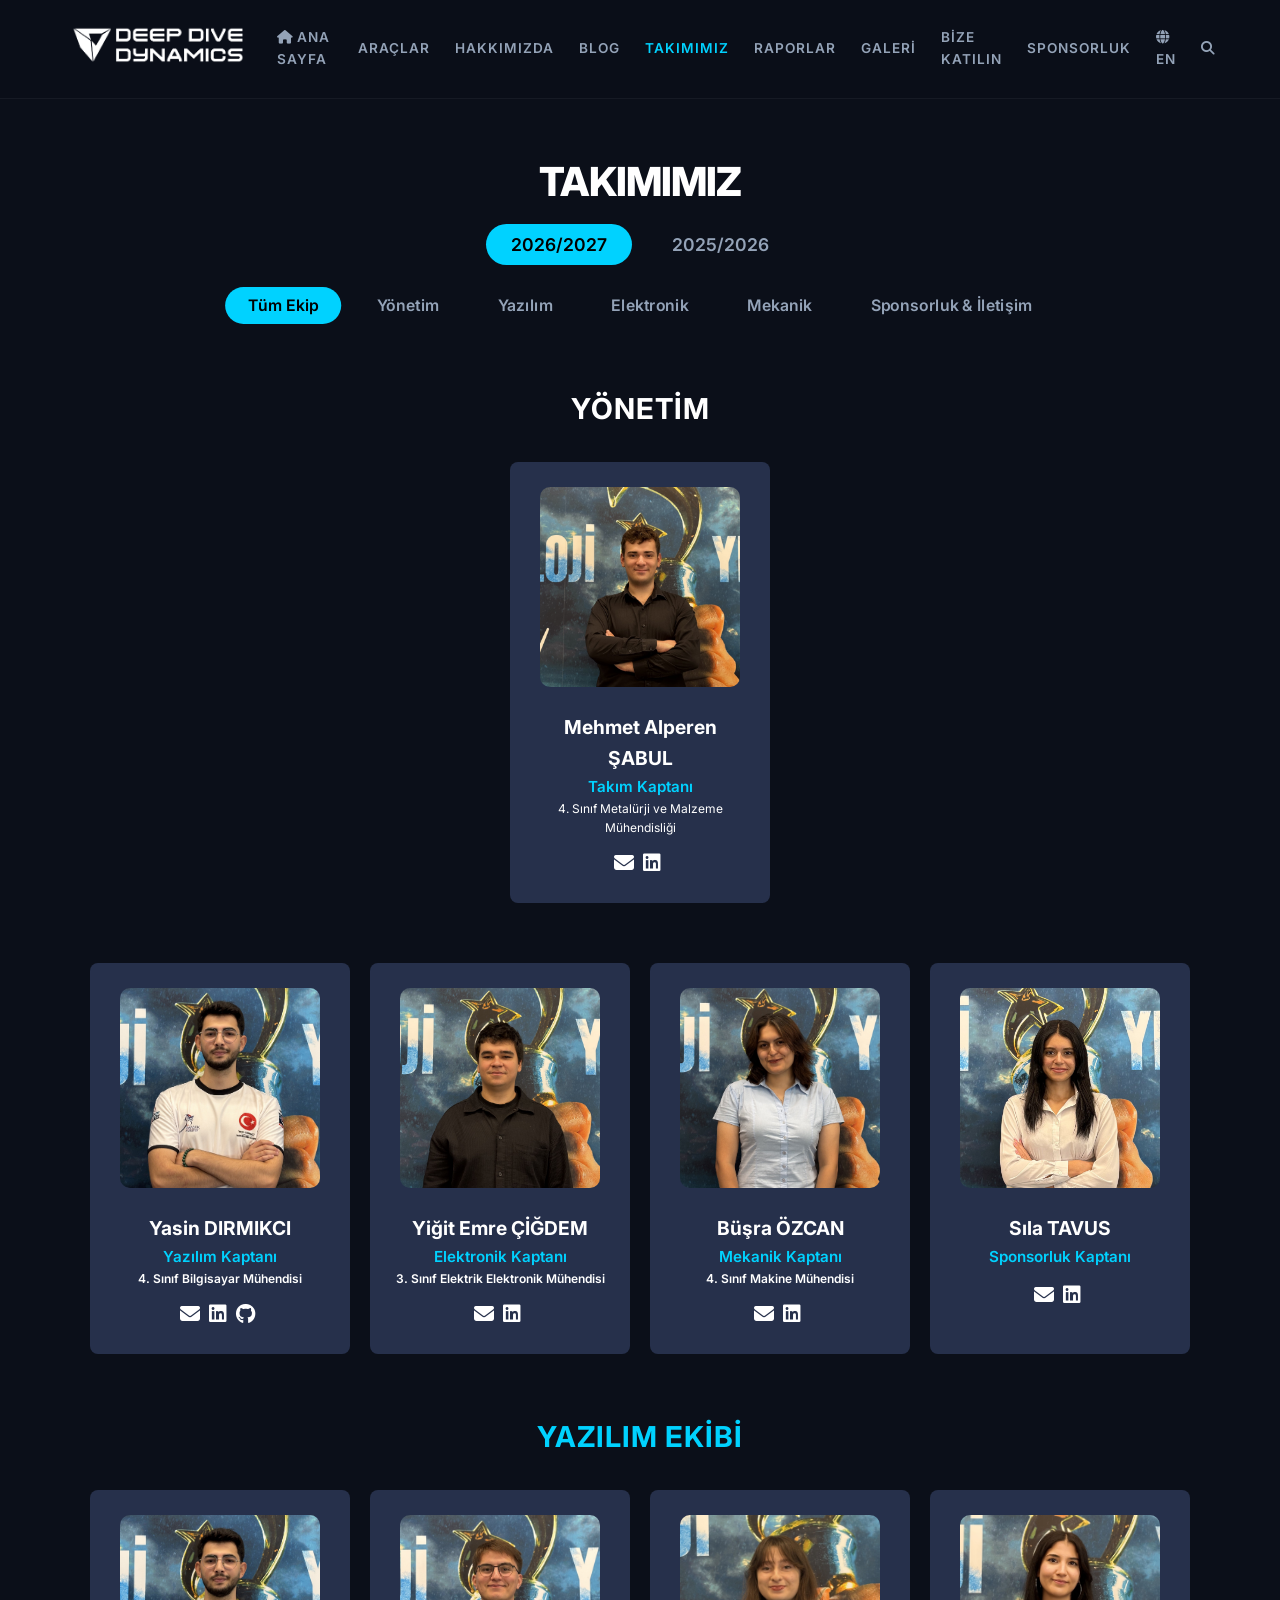
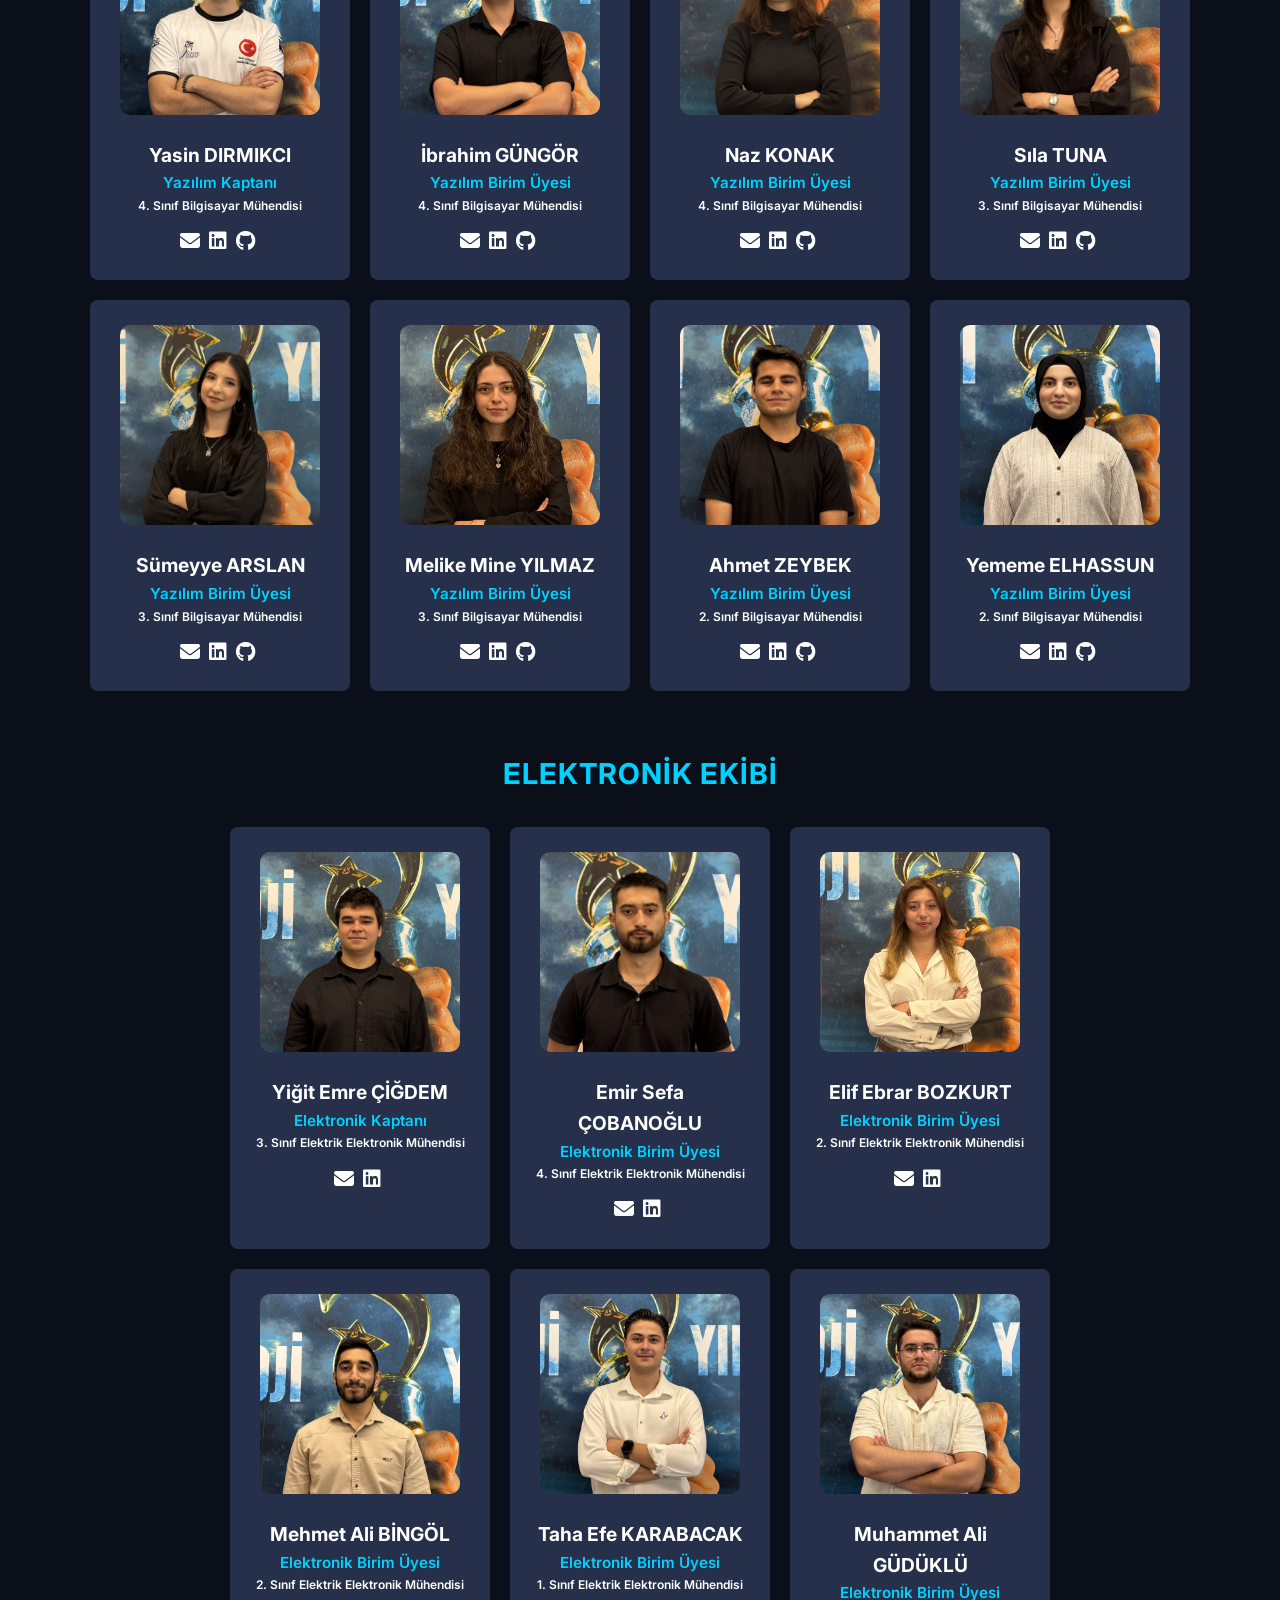
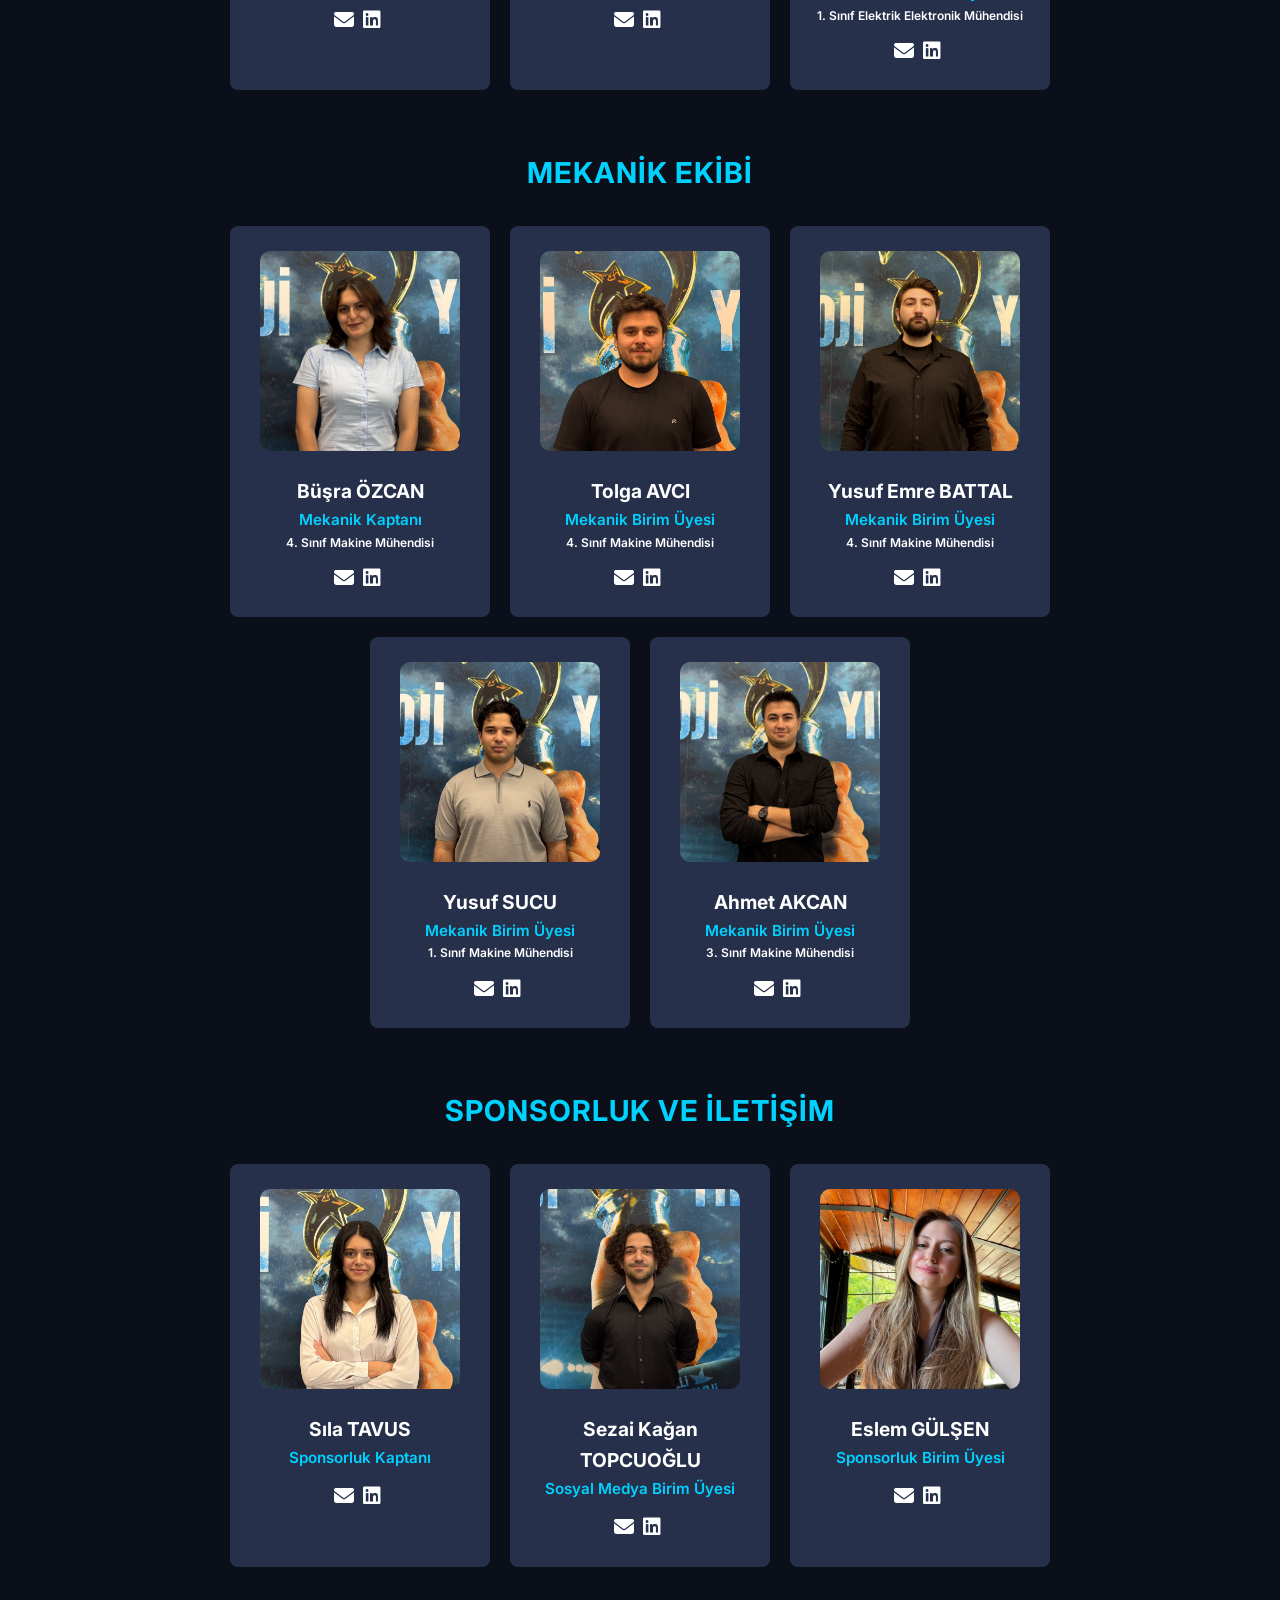
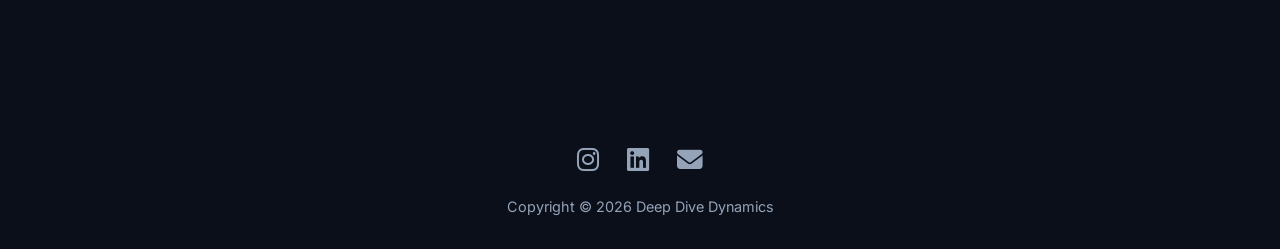
<file: takimimiz.html>
<!DOCTYPE html>
<html lang="tr">

<head>
    <meta charset="UTF-8">
    <meta name="viewport" content="width=device-width, initial-scale=1.0">
    <title data-tr="Takımımız | Deep Dive Dynamics" data-en="Our Team | Deep Dive Dynamics"></title>
    <meta name="description" content="Deep Dive Dynamics - İnsansız Su Altı Sistemleri.">
    <meta name="author" content="İbrahim Güngör">
    <meta property="og:title" content="Deep Dive Dynamics">
    <meta property="og:description"
        content="İmkansızlıktan imkan yaratanların takımı. Geleceğin otonom su altı araçlarını tasarlıyoruz.">
    <link rel="stylesheet" href="https://cdnjs.cloudflare.com/ajax/libs/font-awesome/6.7.2/css/all.min.css">
    <link rel="icon" sizes="192x192" href="images/logo_tek.png">
    <link rel="stylesheet" href="style.css?v=9">
</head>

<body>
    <div id="preloader">
        <img src="images/logo.png" alt="Yükleniyor...">
    </div>

    <header>
        <div class="logo">
            <a href="index.html">
                <img src="images/logo.png" alt="Deep Dive Dynamics Logo">
            </a>
        </div>

        <div class="menu-toggle" id="mobile-menu">
            <i class="fa-solid fa-bars"></i>
        </div>

        <nav id="nav-menu">
            <a href="index.html" data-tr='<i class="fa-solid fa-house"></i> ANA SAYFA'
                data-en='<i class="fa-solid fa-house"></i> HOME'><i class="fa-solid fa-house"></i> ANA SAYFA</a>
            <a href="araclar.html" data-tr="ARAÇLAR" data-en="VEHICLES">ARAÇLAR</a>
            <a href="hakkimizda.html" data-tr="HAKKIMIZDA" data-en="ABOUT US">HAKKIMIZDA</a>
            <a href="blog.html" data-tr="BLOG" data-en="BLOG">BLOG</a>
            <a href="takimimiz.html" class="active" data-tr="TAKIMIMIZ" data-en="OUR TEAM">TAKIMIMIZ</a>
            <a href="raporlar.html" data-tr="RAPORLAR" data-en="PAPERS">RAPORLAR</a>
            <a href="galeri.html" data-tr="GALERİ" data-en="GALLERY">GALERİ</a>
            <a href="https://docs.google.com/forms/d/e/1FAIpQLScR8scqBRYS02zoFpXVMVBQeoAkeAK_aq12Xqm8TAhwSs1n3A/viewform"
                target="_blank" data-tr="BİZE KATILIN" data-en="JOIN US">BİZE KATILIN</a>
            <a href="sponsorlar.html" data-tr="SPONSORLUK" data-en="SPONSORSHIP">SPONSORLUK</a>
            <a href="#" id="lang-toggle">
                <i class="fa-solid fa-globe"></i> EN
            </a>
            <a href="#" id="search-btn"><i class="fa-solid fa-magnifying-glass"></i></a>
        </nav>
    </header>

    <div class="page-wrapper">
        <section id="takim" style="padding-top: 0;">
            <h1 class="section-title" data-tr="TAKIMIMIZ" data-en="OUR TEAM">TAKIMIMIZ</h1>

            <!-- SEZON SEÇİCİ MENÜ -->
            <div class="choice-selector" style="margin-bottom: 20px;">
                <button class="choice-btn active" data-target="sezon-2027">2026/2027</button>
                <button class="choice-btn" data-target="sezon-2026">2025/2026</button>
            </div>

            <!-- DEPARTMAN (BİRİM) FİLTRELEME MENÜSÜ -->
            <div class="choice-selector dept-btn-group" style="margin-bottom: 60px; transform: scale(0.9);">
                <button class="choice-btn dept-btn active" data-target-dept="all" data-tr="Tüm Ekip"
                    data-en="All Team">Tüm Ekip</button>
                <button class="choice-btn dept-btn" data-target-dept="yonetim" data-tr="Yönetim"
                    data-en="Management">Yönetim</button>
                <button class="choice-btn dept-btn" data-target-dept="yazilim" data-tr="Yazılım"
                    data-en="Software">Yazılım</button>
                <button class="choice-btn dept-btn" data-target-dept="elektronik" data-tr="Elektronik"
                    data-en="Electronics">Elektronik</button>
                <button class="choice-btn dept-btn" data-target-dept="mekanik" data-tr="Mekanik"
                    data-en="Mechanics">Mekanik</button>
                <button class="choice-btn dept-btn" data-target-dept="sponsorluk" data-tr="Sponsorluk & İletişim"
                    data-en="Sponsorship & PR">Sponsorluk & İletişim</button>
            </div>

            <!-- =========================================
                 2026/2027 KADROSU (AKTİF OLAN)
                 ========================================= -->
            <div id="sezon-2027" class="team-choice-content active">

                <!-- 1. YÖNETİM -->
                <div class="department-section" data-dept="yonetim">
                    <h2 style="text-align:center; color: var(--text-light); margin-bottom: 30px; font-size: 1.8rem; letter-spacing: 1px;"
                        data-tr="YÖNETİM" data-en="MANAGEMENT">YÖNETİM</h2>
                    <div class="team-otomatik">
                        <div class="card team-member">
                            <img src="images/ekibimiz/2026-2027/mehmet-alperen-sabul-kaptan.jpg" alt="Takım Kaptanı">
                            <div class="card-content">
                                <h3>Mehmet Alperen ŞABUL</h3>
                                <p data-tr="Takım Kaptanı" data-en="Team Captain">Takım Kaptanı</p>
                                <div style="font-size:12px; color: white;"
                                    data-tr="4. Sınıf Metalürji ve Malzeme Mühendisliği"
                                    data-en="4th Year Metallurgical and Materials Engineering">4. Sınıf Metalürji ve
                                    Malzeme Mühendisi</div>
                                <a href="mailto:mehmetalperensabul@gmail.com" target="_blank" class="link"><i class="fa-solid fa-envelope"></i></a>
                                <a href="https://www.linkedin.com/in/mehmet-alperen-şabul-785bb7253/" target="_blank"
                                    class="link"><i class="fa-brands fa-linkedin"></i></a>
                            </div>
                        </div>
                    </div>
                    <div class="team-otomatik">
                        <div class="card team-member">
                            <img src="images/ekibimiz/2026-2027/yasin-dirmikci-yazilim-kaptan.jpg" alt="Yasin Dırmıkcı">
                            <div class="card-content">
                                <h3>Yasin DIRMIKCI</h3>
                                <p data-tr="Yazılım Kaptanı" data-en="Software Captain">Yazılım Kaptanı</p>
                                <p style="font-size:12px; color:white" data-tr="4. Sınıf Bilgisayar Mühendisi"
                                    data-en="4th Year Computer Engineering">4. Sınıf Bilgisayar Mühendisi</p>
                                <a href="mailto:yasindirmikci03@gmail.com" target="_blank" class="link"><i class="fa-solid fa-envelope"></i></a>
                                <a href="https://www.linkedin.com/in/yasindirmikci/" target="_blank" class="link"><i
                                        class="fa-brands fa-linkedin"></i></a>
                                <a href="https://github.com/yasindirmikci03-debug" target="_blank" class="link"><i
                                        class="fa-brands fa-github"></i></a>
                            </div>
                        </div>
                        <div class="card team-member">
                            <img src="images/ekibimiz/2026-2027/yigit-emre-cigdem-elektronik-kaptan.jpg"
                                alt="Yiğit Emre Çiğdem">
                            <div class="card-content">
                                <h3>Yiğit Emre ÇİĞDEM</h3>
                                <p data-tr="Elektronik Kaptanı" data-en="Electronics Captain">Elektronik Kaptanı</p>
                                <p style="font-size:12px; color:white" data-tr="3. Sınıf Elektrik Elektronik Mühendisi"
                                    data-en="3rd Year Electrical and Electronics Engineering">3. Sınıf Elektrik
                                    Elektronik Mühendisi</p>
                                <a href="mailto:yigitemrecgdm@gmail.com" target="_blank" class="link"><i
                                        class="fa-solid fa-envelope"></i></a>
                                <a href="https://www.linkedin.com/in/yiğit-emre-çiğdem-40b673361/" target="_blank"
                                    class="link"><i class="fa-brands fa-linkedin"></i></a>
                            </div>
                        </div>
                        <div class="card team-member">
                            <img src="images/ekibimiz/2026-2027/busra-ozcan-mekanik-kaptan.jpg" alt="Büşra Özcan">
                            <div class="card-content">
                                <h3>Büşra ÖZCAN</h3>
                                <p data-tr="Mekanik Kaptanı" data-en="Mechanics Captain">Mekanik Kaptanı</p>
                                <p style="font-size:12px; color:white" data-tr="4. Sınıf Makine Mühendisi"
                                    data-en="4th Year Mechanical Engineering">4.
                                    Sınıf Makine Mühendisi</p>
                                <a href="mailto:busraa.zcn06@gmail.com" target="_blank" class="link"><i
                                        class="fa-solid fa-envelope"></i></a>
                                <a href="https://www.linkedin.com/in/büşra-özcan-aa15b8297/" target="_blank"
                                    class="link"><i class="fa-brands fa-linkedin"></i></a>
                            </div>
                        </div>
                        <div class="card team-member">
                            <img src="images/ekibimiz/2026-2027/sila-tavus-sponsorluk.jpg" alt="Sıla Tavus">
                            <div class="card-content">
                                <h3>Sıla TAVUS</h3>
                                <p data-tr="Sponsorluk Kaptanı" data-en="Sponsorship Captain">Sponsorluk Kaptanı</p>
                                <a href="mailto:silaatavus@gmail.com" target="_blank" class="link"><i
                                        class="fa-solid fa-envelope"></i></a>
                                <a href="https://www.linkedin.com/in/sıla-tavus-08538030a/" target="_blank"
                                    class="link"><i class="fa-brands fa-linkedin"></i></a>
                            </div>
                        </div>
                    </div>
                </div>

                <!-- 2. YAZILIM EKİBİ -->
                <div class="department-section" data-dept="yazilim" style="margin-top: 50px;">
                    <h2 style="text-align:center; color: var(--accent-color); margin-bottom: 30px; font-size: 1.8rem; letter-spacing: 1px;"
                        data-tr="YAZILIM EKİBİ" data-en="SOFTWARE TEAM">YAZILIM EKİBİ</h2>
                    <div class="team-otomatik">
                        <div class="card team-member">
                            <img src="images/ekibimiz/2026-2027/yasin-dirmikci-yazilim-kaptan.jpg" alt="Yasin Dırmıkcı">
                            <div class="card-content">
                                <h3>Yasin DIRMIKCI</h3>
                                <p data-tr="Yazılım Kaptanı" data-en="Software Captain">Yazılım Kaptanı</p>
                                <p style="font-size:12px; color:white" data-tr="4. Sınıf Bilgisayar Mühendisi"
                                    data-en="4th Year Computer Engineering">4. Sınıf Bilgisayar Mühendisi</p>
                                <a href="mailto:yasindirmikci03@gmail.com" target="_blank" class="link"><i class="fa-solid fa-envelope"></i></a>
                                <a href="https://www.linkedin.com/in/yasindirmikci/" target="_blank" class="link"><i
                                        class="fa-brands fa-linkedin"></i></a>
                                <a href="https://github.com/yasindirmikci03-debug" target="_blank" class="link"><i
                                        class="fa-brands fa-github"></i></a>
                            </div>
                        </div>

                        <div class="card team-member">
                            <img src="images/ekibimiz/2026-2027/ibrahim-gungor-yazilim.jpg" alt="İbrahim Güngör">
                            <div class="card-content">
                                <h3>İbrahim GÜNGÖR</h3>
                                <p data-tr="Yazılım Birim Üyesi" data-en="Software Unit Member">Yazılım Birim Üyesi</p>
                                <p style="font-size:12px; color:white" data-tr="4. Sınıf Bilgisayar Mühendisi"
                                    data-en="4th Year Computer Engineering">4. Sınıf Bilgisayar Mühendisi</p>
                                <a href="mailto:gungoribrahim567@gmail.com" target="_blank" class="link"><i
                                        class="fa-solid fa-envelope"></i></a>
                                <a href="https://www.linkedin.com/in/ibrahimgngr/" target="_blank" class="link"><i
                                        class="fa-brands fa-linkedin"></i></a>
                                <a href="https://github.com/ibrahimgngr" target="_blank" class="link"><i
                                        class="fa-brands fa-github"></i></a>
                            </div>
                        </div>
                        <div class="card team-member">
                            <img src="images/ekibimiz/2026-2027/naz-konak-yazilim.jpg" alt="Naz Konak">
                            <div class="card-content">
                                <h3>Naz KONAK</h3>
                                <p data-tr="Yazılım Birim Üyesi" data-en="Software Unit Member">Yazılım Birim Üyesi</p>
                                <p style="font-size:12px; color:white" data-tr="4. Sınıf Bilgisayar Mühendisi"
                                    data-en="4th Year Computer Engineering">4. Sınıf Bilgisayar Mühendisi</p>
                                <a href="mailto:nisanazkonak@gmail.com" target="_blank" class="link"><i
                                        class="fa-solid fa-envelope"></i></a>
                                <a href="https://www.linkedin.com/in/naz-konak/" target="_blank" class="link"><i
                                        class="fa-brands fa-linkedin"></i></a>
                                <a href="https://github.com/nazkonak" target="_blank" class="link"><i
                                        class="fa-brands fa-github"></i></a>
                            </div>
                        </div>
                        <div class="card team-member">
                            <img src="images/ekibimiz/2026-2027/sila-tuna-yazilim.jpg" alt="Sıla Tuna">
                            <div class="card-content">
                                <h3>Sıla TUNA</h3>
                                <p data-tr="Yazılım Birim Üyesi" data-en="Software Unit Member">Yazılım Birim Üyesi</p>
                                <p style="font-size:12px; color:white" data-tr="3. Sınıf Bilgisayar Mühendisi"
                                    data-en="3rd Year Computer Engineering">3. Sınıf Bilgisayar Mühendisi</p>
                                <a href="mailto:tunasila26@gmail.com" target="_blank" class="link"><i class="fa-solid fa-envelope"></i></a>
                                <a href="https://www.linkedin.com/in/sıla-tuna-b69685201/" target="_blank" class="link"><i class="fa-brands fa-linkedin"></i></a>
                                <a href="https://github.com/SilaTuna" target="_blank" class="link"><i class="fa-brands fa-github"></i></a>
                            </div>
                        </div>
                        <div class="card team-member">
                            <img src="images/ekibimiz/2026-2027/sumeyye-arslan-yazilim.jpg" alt="Sümeyye Arslan">
                            <div class="card-content">
                                <h3>Sümeyye ARSLAN</h3>
                                <p data-tr="Yazılım Birim Üyesi" data-en="Software Unit Member">Yazılım Birim Üyesi</p>
                                <p style="font-size:12px; color:white" data-tr="3. Sınıf Bilgisayar Mühendisi"
                                    data-en="3rd Year Computer Engineering">3. Sınıf Bilgisayar Mühendisi</p>
                                <a href="mailto:smyye.arslann05@gmail.com" target="_blank" class="link"><i class="fa-solid fa-envelope"></i></a>
                                <a href="https://www.linkedin.com/in/s%C3%BCmeyye-arslan-875990372/" target="_blank" class="link"><i class="fa-brands fa-linkedin"></i></a>
                                <a href="https://github.com/smyyearslan" target="_blank" class="link"><i class="fa-brands fa-github"></i></a>
                            </div>
                        </div>
                        <div class="card team-member">
                            <img src="images/ekibimiz/2026-2027/melike-mine-yilmaz-yazilim.jpg"
                                alt="Melike Mine Yılmaz">
                            <div class="card-content">
                                <h3>Melike Mine YILMAZ</h3>
                                <p data-tr="Yazılım Birim Üyesi" data-en="Software Unit Member">Yazılım Birim Üyesi</p>
                                <p style="font-size:12px; color:white" data-tr="3. Sınıf Bilgisayar Mühendisi"
                                    data-en="3rd Year Computer Engineering">3. Sınıf Bilgisayar Mühendisi</p>
                                <a href="mailto:melikeminey@gmail.com" target="_blank" class="link"><i
                                        class="fa-solid fa-envelope"></i></a>
                                <a href="https://www.linkedin.com/in/melike-mine-yılmaz-b936442ba" target="_blank"
                                    class="link"><i class="fa-brands fa-linkedin"></i></a>
                                <a href="https://github.com/melikeminey80" target="_blank" class="link"><i
                                        class="fa-brands fa-github"></i></a>
                            </div>
                        </div>
                        <div class="card team-member">
                            <img src="images/ekibimiz/2026-2027/ahmet-zeybek-yazilim.jpg" alt="Ahmet Zeybek">
                            <div class="card-content">
                                <h3>Ahmet ZEYBEK</h3>
                                <p data-tr="Yazılım Birim Üyesi" data-en="Software Unit Member">Yazılım Birim Üyesi</p>
                                <p style="font-size:12px; color:white" data-tr="2. Sınıf Bilgisayar Mühendisi"
                                    data-en="2nd Year Computer Engineering">2. Sınıf Bilgisayar Mühendisi</p>
                                <a href="mailto:ahmetzeybek8576@gmail.com" target="_blank" class="link"><i
                                        class="fa-solid fa-envelope"></i></a>
                                <a href="https://www.linkedin.com/in/ahmet-zeybek-7538b2396/" target="_blank" class="link"><i class="fa-brands fa-linkedin"></i></a>
                                <a href="https://github.com/AhmetZeybekDev" target="_blank" class="link"><i class="fa-brands fa-github"></i></a>
                            </div>
                        </div>
                        <div class="card team-member">
                            <img src="images/ekibimiz/2026-2027/yememe-yazilim.jpg" alt="Yememe Elhassun">
                            <div class="card-content">
                                <h3>Yememe ELHASSUN</h3>
                                <p data-tr="Yazılım Birim Üyesi" data-en="Software Unit Member">Yazılım Birim Üyesi</p>
                                <p style="font-size:12px; color:white" data-tr="2. Sınıf Bilgisayar Mühendisi"
                                    data-en="2nd Year Computer Engineering">2. Sınıf Bilgisayar Mühendisi</p>
                                <a href="mailto:yememe175@gmail.com" target="_blank" class="link"><i
                                        class="fa-solid fa-envelope"></i></a>
                                <a href="https://www.linkedin.com/in/yememe-elhassun-35a011398/" target="_blank" class="link"><i class="fa-brands fa-linkedin"></i></a>
                                <a href="https://github.com/yememelhassun" target="_blank" class="link"><i
                                        class="fa-brands fa-github"></i></a>
                            </div>
                        </div>
                    </div>
                </div>

                <!-- 3. ELEKTRONİK EKİBİ -->
                <div class="department-section" data-dept="elektronik" style="margin-top: 50px;">
                    <h2 style="text-align:center; color: var(--accent-color); margin-bottom: 30px; font-size: 1.8rem; letter-spacing: 1px;"
                        data-tr="ELEKTRONİK EKİBİ" data-en="ELECTRONICS TEAM">ELEKTRONİK EKİBİ</h2>
                    <div class="team-otomatik">
                        <div class="card team-member">
                            <img src="images/ekibimiz/2026-2027/yigit-emre-cigdem-elektronik-kaptan.jpg"
                                alt="Yiğit Emre Çiğdem">
                            <div class="card-content">
                                <h3>Yiğit Emre ÇİĞDEM</h3>
                                <p data-tr="Elektronik Kaptanı" data-en="Electronics Captain">Elektronik Kaptanı</p>
                                <p style="font-size:12px; color:white" data-tr="3. Sınıf Elektrik Elektronik Mühendisi"
                                    data-en="3rd Year Electrical and Electronics Engineering">3. Sınıf Elektrik
                                    Elektronik Mühendisi</p>
                                <a href="mailto:yigitemrecgdm@gmail.com" target="_blank" class="link"><i
                                        class="fa-solid fa-envelope"></i></a>
                                <a href="https://www.linkedin.com/in/yiğit-emre-çiğdem-40b673361/" target="_blank"
                                    class="link"><i class="fa-brands fa-linkedin"></i></a>
                            </div>
                        </div>
                        <div class="card team-member">
                            <img src="images/ekibimiz/2026-2027/emir-sefa-cobanoglu-elektronik.jpg"
                                alt="Emir Sefa Çobanoğlu">
                            <div class="card-content">
                                <h3>Emir Sefa ÇOBANOĞLU</h3>
                                <p data-tr="Elektronik Birim Üyesi" data-en="Electronics Unit Member">Elektronik Birim
                                    Üyesi</p>
                                <p style="font-size:12px; color:white" data-tr="4. Sınıf Elektrik Elektronik Mühendisi"
                                    data-en="4th Year Electrical and Electronics Engineering">4. Sınıf Elektrik
                                    Elektronik Mühendisi</p>
                                <a href="mailto:cobanoglusefa14@gmail.com" target="_blank" class="link"><i class="fa-solid fa-envelope"></i></a>
                                <a href="https://www.linkedin.com/in/emir-sefa-çobanoğlu/" target="_blank"
                                    class="link"><i class="fa-brands fa-linkedin"></i></a>
                            </div>
                        </div>
                        <div class="card team-member">
                            <img src="images/ekibimiz/2026-2027/elif-ebrar-bozkurt-elektronik.jpg"
                                alt="Elif Ebrar Bozkurt">
                            <div class="card-content">
                                <h3>Elif Ebrar BOZKURT</h3>
                                <p data-tr="Elektronik Birim Üyesi" data-en="Electronics Unit Member">Elektronik Birim
                                    Üyesi</p>
                                <p style="font-size:12px; color:white" data-tr="2. Sınıf Elektrik Elektronik Mühendisi"
                                    data-en="2nd Year Electrical and Electronics Engineering">2. Sınıf Elektrik
                                    Elektronik Mühendisi</p>
                                <a href="mailto:bozkurtelifebrar5@gmail.com" target="_blank" class="link"><i
                                        class="fa-solid fa-envelope"></i></a>
                                <a href="https://www.linkedin.com/in/elif-ebrar-bozkurt-9620b42b1/" target="_blank" class="link"><i class="fa-brands fa-linkedin"></i></a>
                            </div>
                        </div>
                        <div class="card team-member">
                            <img src="images/ekibimiz/2026-2027/mehmet-ali-bingöl-elektronik.jpg"
                                alt="Mehmet Ali Bingöl">
                            <div class="card-content">
                                <h3>Mehmet Ali BİNGÖL</h3>
                                <p data-tr="Elektronik Birim Üyesi" data-en="Electronics Unit Member">Elektronik Birim
                                    Üyesi</p>
                                <p style="font-size:12px; color:white" data-tr="2. Sınıf Elektrik Elektronik Mühendisi"
                                    data-en="2nd Year Electrical and Electronics Engineering">2. Sınıf Elektrik
                                    Elektronik Mühendisi</p>
                                <a href="mailto:mehmetalibingol158@gmail.com" target="_blank" class="link"><i
                                        class="fa-solid fa-envelope"></i></a>
                                <a href="https://www.linkedin.com/in/mehmet-ali-bingöl-4085253a9?" target="_blank" class="link"><i class="fa-brands fa-linkedin"></i></a>
                            </div>
                        </div>
                        <div class="card team-member">
                            <img src="images/ekibimiz/2026-2027/taha-efe-karabacak-elektronik.jpg"
                                alt="Taha Efe Karabacak">
                            <div class="card-content">
                                <h3>Taha Efe KARABACAK</h3>
                                <p data-tr="Elektronik Birim Üyesi" data-en="Electronics Unit Member">Elektronik Birim
                                    Üyesi</p>
                                <p style="font-size:12px; color:white" data-tr="1. Sınıf Elektrik Elektronik Mühendisi"
                                    data-en="1st Year Electrical and Electronics Engineering">1. Sınıf Elektrik
                                    Elektronik Mühendisi</p>
                                <a href="mailto:tahakarabacak7842@gmail.com" target="_blank" class="link"><i class="fa-solid fa-envelope"></i></a>
                                <a href="https://www.linkedin.com/in/taha-efe-karabacak-4b1a4a389/" target="_blank" class="link"><i class="fa-brands fa-linkedin"></i></a>
                            </div>
                        </div>
                        <div class="card team-member">
                            <img src="images/ekibimiz/2026-2027/muhammet-ali-guduklu-elektronik.jpg"
                                alt="Muhammet Ali Güdüklü">
                            <div class="card-content">
                                <h3>Muhammet Ali GÜDÜKLÜ</h3>
                                <p data-tr="Elektronik Birim Üyesi" data-en="Electronics Unit Member">Elektronik Birim
                                    Üyesi</p>
                                <p style="font-size:12px; color:white" data-tr="1. Sınıf Elektrik Elektronik Mühendisi"
                                    data-en="1st Year Electrical and Electronics Engineering">1. Sınıf Elektrik
                                    Elektronik Mühendisi</p>
                                <a href="mailto:guduklu464631@gmail.com" target="_blank" class="link"><i class="fa-solid fa-envelope"></i></a>
                                <a href="#" target="_blank" class="link"><i class="fa-brands fa-linkedin"></i></a>
                            </div>
                        </div>
                    </div>
                </div>

                <!-- 4. MEKANİK EKİBİ -->
                <div class="department-section" data-dept="mekanik" style="margin-top: 50px;">
                    <h2 style="text-align:center; color: var(--accent-color); margin-bottom: 30px; font-size: 1.8rem; letter-spacing: 1px;"
                        data-tr="MEKANİK EKİBİ" data-en="MECHANICS TEAM">MEKANİK EKİBİ</h2>
                    <div class="team-otomatik">
                        <div class="card team-member">
                            <img src="images/ekibimiz/2026-2027/busra-ozcan-mekanik-kaptan.jpg" alt="Büşra Özcan">
                            <div class="card-content">
                                <h3>Büşra ÖZCAN</h3>
                                <p data-tr="Mekanik Kaptanı" data-en="Mechanics Captain">Mekanik Kaptanı</p>
                                <p style="font-size:12px; color:white" data-tr="4. Sınıf Makine Mühendisi"
                                    data-en="4th Year Mechanical Engineering">4.
                                    Sınıf Makine Mühendisi</p>
                                <a href="mailto:busraa.zcn06@gmail.com" target="_blank" class="link"><i
                                        class="fa-solid fa-envelope"></i></a>
                                <a href="https://www.linkedin.com/in/büşra-özcan-aa15b8297/" target="_blank"
                                    class="link"><i class="fa-brands fa-linkedin"></i></a>
                            </div>
                        </div>
                        <div class="card team-member">
                            <img src="images/ekibimiz/2026-2027/tolga-avci-mekanik.jpeg" alt="Tolga Avcı">
                            <div class="card-content">
                                <h3>Tolga AVCI</h3>
                                <p data-tr="Mekanik Birim Üyesi" data-en="Mechanics Unit Member">Mekanik Birim Üyesi</p>
                                <p style="font-size:12px; color:white" data-tr="4. Sınıf Makine Mühendisi"
                                    data-en="4th Year Mechanical Engineering">4.
                                    Sınıf Makine Mühendisi</p>
                                <a href="mailto:ozgurtolgaavci@outlook.com" target="_blank" class="link"><i
                                        class="fa-solid fa-envelope"></i></a>
                                <a href="https://www.linkedin.com/in/tolga-avci-83639a39a/" target="_blank"
                                    class="link"><i class="fa-brands fa-linkedin"></i></a>
                            </div>
                        </div>
                        <div class="card team-member">
                            <img src="images/ekibimiz/2026-2027/yusuf-emre-battal-mekanik.jpg" alt="Yusuf Emre Battal">
                            <div class="card-content">
                                <h3>Yusuf Emre BATTAL</h3>
                                <p data-tr="Mekanik Birim Üyesi" data-en="Mechanics Unit Member">Mekanik Birim Üyesi</p>
                                <p style="font-size:12px; color:white" data-tr="4. Sınıf Makine Mühendisi"
                                    data-en="4th Year Mechanical Engineering">4.
                                    Sınıf Makine Mühendisi</p>
                                <a href="mailto:ye6579042@gmail.com" target="_blank" class="link"><i class="fa-solid fa-envelope"></i></a>
                                <a href="https://www.linkedin.com/in/yusuf-emre-battal-797726336/" target="_blank"
                                    class="link"><i class="fa-brands fa-linkedin"></i></a>
                            </div>
                        </div>
                        <div class="card team-member">
                            <img src="images/ekibimiz/2026-2027/yusuf-sucu-mekanik.jpg" alt="Yusuf Sucu">
                            <div class="card-content">
                                <h3>Yusuf SUCU</h3>
                                <p data-tr="Mekanik Birim Üyesi" data-en="Mechanics Unit Member">Mekanik Birim Üyesi</p>
                                <p style="font-size:12px; color:white" data-tr="1. Sınıf Makine Mühendisi"
                                    data-en="1st Year Mechanical Engineering">1.
                                    Sınıf Makine Mühendisi</p>
                                <a href="mailto:yusufsucu451580@gmail.com" target="_blank" class="link"><i
                                        class="fa-solid fa-envelope"></i></a>
                                <a href="https://www.linkedin.com/in/yusuf-sucu-60a939411/" target="_blank"
                                    class="link"><i class="fa-brands fa-linkedin"></i></a>
                            </div>
                        </div>
                        <div class="card team-member">
                            <img src="images/ekibimiz/2026-2027/ahmet-akcan-mekanik.jpg" alt="Ahmet Akcan">
                            <div class="card-content">
                                <h3>Ahmet AKCAN</h3>
                                <p data-tr="Mekanik Birim Üyesi" data-en="Mechanics Unit Member">Mekanik Birim Üyesi</p>
                                <p style="font-size:12px; color:white" data-tr="3. Sınıf Makine Mühendisi"
                                    data-en="3rd Year Mechanical Engineering">3.
                                    Sınıf Makine Mühendisi</p>
                                <a href="mailto:ahmetakcan1915@gmail.com" target="_blank" class="link"><i
                                        class="fa-solid fa-envelope"></i></a>
                                <a href="https://www.linkedin.com/in/ahmet-akcan-17-makmüh/" target="_blank"
                                    class="link"><i class="fa-brands fa-linkedin"></i></a>
                            </div>
                        </div>
                    </div>
                </div>

                <!-- 5. SPONSORLUK VE KURUMSAL İLETİŞİM EKİBİ -->
                <div class="department-section" data-dept="sponsorluk" style="margin-top: 50px;">
                    <h2 style="text-align:center; color: var(--accent-color); margin-bottom: 30px; font-size: 1.8rem; letter-spacing: 1px;"
                        data-tr="SPONSORLUK VE İLETİŞİM" data-en="SPONSORSHIP & PR">SPONSORLUK VE İLETİŞİM</h2>
                    <div class="team-otomatik">
                        <div class="card team-member">
                            <img src="images/ekibimiz/2026-2027/sila-tavus-sponsorluk.jpg" alt="Sıla Tavus">
                            <div class="card-content">
                                <h3>Sıla TAVUS</h3>
                                <p data-tr="Sponsorluk Kaptanı" data-en="Sponsorship Captain">Sponsorluk Kaptanı</p>
                                <a href="mailto:silaatavus@gmail.com" target="_blank" class="link"><i
                                        class="fa-solid fa-envelope"></i></a>
                                <a href="https://www.linkedin.com/in/sıla-tavus-08538030a/" target="_blank"
                                    class="link"><i class="fa-brands fa-linkedin"></i></a>
                            </div>
                        </div>
                        <div class="card team-member">
                            <img src="images/ekibimiz/2026-2027/sezai-sosyal-medya.jpg" alt="Sezai Kağan Topcuoğlu">
                            <div class="card-content">
                                <h3>Sezai Kağan TOPCUOĞLU</h3>
                                <p data-tr="Sosyal Medya Birim Üyesi" data-en="Social Media Unit Member">Sosyal Medya
                                    Birim Üyesi</p>
                                <a href="mailto:sezai.kagan.topcuoglu@gmail.com" target="_blank" class="link"><i
                                        class="fa-solid fa-envelope"></i></a>
                                <a href="https://www.linkedin.com/in/sezai-kagan/" target="_blank" class="link"><i
                                        class="fa-brands fa-linkedin"></i></a>
                            </div>
                        </div>
                        <div class="card team-member">
                            <img src="images/ekibimiz/2026-2027/eslem-sponsorluk.jpeg" alt="Eslem Gülşen">
                            <div class="card-content">
                                <h3>Eslem GÜLŞEN</h3>
                                <p data-tr="Sponsorluk Birim Üyesi" data-en="Sponsorship Unit Member">Sponsorluk Birim
                                    Üyesi
                                </p>
                                <a href="eslemgulseen7@gmail.com" target="_blank" class="link"><i class="fa-solid fa-envelope"></i></a>
                                <a href="https://www.linkedin.com/in/eslemgulsen/" target="_blank" class="link"><i
                                        class="fa-brands fa-linkedin"></i></a>
                            </div>
                        </div>
                    </div>
                </div>

            </div> <!-- 2026/2027 Bitiş -->

            <!-- =========================================
                 2025/2026 KADROSU
                 ========================================= -->
            <div id="sezon-2026" class="team-choice-content">

                <!-- 1. YÖNETİM -->
                <div class="department-section" data-dept="yonetim">
                    <h2 style="text-align:center; color: var(--text-light); margin-bottom: 30px; font-size: 1.8rem; letter-spacing: 1px;"
                        data-tr="YÖNETİM" data-en="MANAGEMENT">YÖNETİM</h2>
                    <div class="team-otomatik">
                        <div class="card team-member">
                            <img src="images/ekibimiz/2025-2026/mehmet-alperen-sabul-kaptan.jpg" alt="Takım Kaptanı">
                            <div class="card-content">
                                <h3>Mehmet Alperen ŞABUL</h3>
                                <p data-tr="Takım Kaptanı" data-en="Team Captain">Takım Kaptanı</p>
                                <a href="https://www.linkedin.com/in/mehmet-alperen-şabul-785bb7253/" target="_blank"
                                    class="link"><i class="fa-brands fa-linkedin"></i></a>
                            </div>
                        </div>
                    </div>
                    <div class="team-otomatik">
                        <div class="card team-member">
                            <img src="images/ekibimiz/2025-2026/yasin-dirmikci-yazilim-kaptan.jpg" alt="Yasin Dırmıkcı">
                            <div class="card-content">
                                <h3>Yasin DIRMIKCI</h3>
                                <p data-tr="Yazılım Kaptanı" data-en="Software Captain">Yazılım Kaptanı</p>
                                <a href="https://www.linkedin.com/in/yasindirmikci/" target="_blank" class="link"><i
                                        class="fa-brands fa-linkedin"></i></a>
                            </div>
                        </div>
                        <div class="card team-member">
                            <img src="images/ekibimiz/2025-2026/burak-oz-elektronik-kaptan.png" alt="Burak Öz">
                            <div class="card-content">
                                <h3>Burak ÖZ</h3>
                                <p data-tr="Elektronik Kaptanı" data-en="Electronics Captain">Elektronik Kaptanı</p>
                                <a href="https://www.linkedin.com/in/burak-öz-01b103294/" target="_blank"
                                    class="link"><i class="fa-brands fa-linkedin"></i></a>
                            </div>
                        </div>
                        <div class="card team-member">
                            <img src="images/ekibimiz/2025-2026/tolga-avci-mekanik-kaptan.jpeg" alt="Tolga Avcı">
                            <div class="card-content">
                                <h3>Tolga AVCI</h3>
                                <p data-tr="Mekanik Kaptanı" data-en="Mechanics Captain">Mekanik Kaptanı</p>
                                <a href="https://www.linkedin.com/in/tolga-avci-83639a39a/" target="_blank"
                                    class="link"><i class="fa-brands fa-linkedin"></i></a>
                            </div>
                        </div>
                    </div>
                </div>

                <!-- 2. YAZILIM EKİBİ -->
                <div class="department-section" data-dept="yazilim" style="margin-top: 50px;">
                    <h2 style="text-align:center; color: var(--accent-color); margin-bottom: 30px; font-size: 1.8rem; letter-spacing: 1px;"
                        data-tr="YAZILIM EKİBİ" data-en="SOFTWARE TEAM">YAZILIM EKİBİ</h2>
                    <div class="team-otomatik">
                        <div class="card team-member">
                            <img src="images/ekibimiz/2025-2026/yasin-dirmikci-yazilim-kaptan.jpg" alt="Yasin Dırmıkcı">
                            <div class="card-content">
                                <h3>Yasin DIRMIKCI</h3>
                                <p data-tr="Yazılım Kaptanı" data-en="Software Captain">Yazılım Kaptanı</p>
                                <a href="https://www.linkedin.com/in/yasindirmikci/" target="_blank" class="link"><i
                                        class="fa-brands fa-linkedin"></i></a>
                            </div>
                        </div>
                        <div class="card team-member">
                            <img src="images/ekibimiz/2025-2026/ibrahim-gungor-yazilim.jpg" alt="İbrahim Güngör">
                            <div class="card-content">
                                <h3>İbrahim GÜNGÖR</h3>
                                <p data-tr="Yazılım Birim Üyesi" data-en="Software Unit Member">Yazılım Birim Üyesi</p>
                                <a href="https://www.linkedin.com/in/ibrahimgngr/" target="_blank" class="link"><i
                                        class="fa-brands fa-linkedin"></i></a>
                            </div>
                        </div>
                        <div class="card team-member">
                            <img src="images/ekibimiz/2025-2026/naz-konak-yazilim.jpg" alt="Naz Konak">
                            <div class="card-content">
                                <h3>Naz KONAK</h3>
                                <p data-tr="Yazılım Birim Üyesi" data-en="Software Unit Member">Yazılım Birim Üyesi</p>
                                <a href="https://www.linkedin.com/in/naz-konak/" target="_blank" class="link"><i
                                        class="fa-brands fa-linkedin"></i></a>
                            </div>
                        </div>
                    </div>
                </div>

                <!-- 3. ELEKTRONİK EKİBİ -->
                <div class="department-section" data-dept="elektronik" style="margin-top: 50px;">
                    <h2 style="text-align:center; color: var(--accent-color); margin-bottom: 30px; font-size: 1.8rem; letter-spacing: 1px;"
                        data-tr="ELEKTRONİK EKİBİ" data-en="ELECTRONICS TEAM">ELEKTRONİK EKİBİ</h2>
                    <div class="team-otomatik">
                        <div class="card team-member">
                            <img src="images/ekibimiz/2025-2026/burak-oz-elektronik-kaptan.png" alt="Burak Öz">
                            <div class="card-content">
                                <h3>Burak ÖZ</h3>
                                <p data-tr="Elektronik Kaptanı" data-en="Electronics Captain">Elektronik Kaptanı</p>
                                <a href="https://www.linkedin.com/in/burak-öz-01b103294/" target="_blank"
                                    class="link"><i class="fa-brands fa-linkedin"></i></a>
                            </div>
                        </div>
                        <div class="card team-member">
                            <img src="images/ekibimiz/2025-2026/yigit-emre-cigdem-elektronik.jpg"
                                alt="Yiğit Emre Çiğdem">
                            <div class="card-content">
                                <h3>Yiğit Emre ÇİĞDEM</h3>
                                <p data-tr="Elektronik Birim Üyesi" data-en="Electronics Unit Member">Elektronik Birim
                                    Üyesi
                                </p>
                                <a href="https://www.linkedin.com/in/yiğit-emre-çiğdem-40b673361/" target="_blank"
                                    class="link"><i class="fa-brands fa-linkedin"></i></a>
                            </div>
                        </div>
                        <div class="card team-member">
                            <img src="images/ekibimiz/2025-2026/bora-calik-elektronik.png" alt="Bora Çalık">
                            <div class="card-content">
                                <h3>Bora ÇALIK</h3>
                                <p data-tr="Elektronik Birim Üyesi" data-en="Electronics Unit Member">Elektronik Birim
                                    Üyesi
                                </p>
                                <a href="https://www.linkedin.com/in/boraclk12/" target="_blank" class="link"><i
                                        class="fa-brands fa-linkedin"></i></a>
                            </div>
                        </div>
                    </div>
                </div>

                <!-- 4. MEKANİK EKİBİ -->
                <div class="department-section" data-dept="mekanik" style="margin-top: 50px;">
                    <h2 style="text-align:center; color: var(--accent-color); margin-bottom: 30px; font-size: 1.8rem; letter-spacing: 1px;"
                        data-tr="MEKANİK EKİBİ" data-en="MECHANICS TEAM">MEKANİK EKİBİ</h2>
                    <div class="team-otomatik">
                        <div class="card team-member">
                            <img src="images/ekibimiz/2025-2026/tolga-avci-mekanik-kaptan.jpeg" alt="Tolga Avcı">
                            <div class="card-content">
                                <h3>Tolga AVCI</h3>
                                <p data-tr="Mekanik Kaptanı" data-en="Mechanics Captain">Mekanik Kaptanı</p>
                                <a href="https://www.linkedin.com/in/tolga-avci-83639a39a/" target="_blank"
                                    class="link"><i class="fa-brands fa-linkedin"></i></a>
                            </div>
                        </div>>
                        <div class="card team-member">
                            <img src="images/ekibimiz/2025-2026/busra-ozcan-mekanik.jpg" alt="Büşra Özcan">
                            <div class="card-content">
                                <h3>Büşra ÖZCAN</h3>
                                <p data-tr="Mekanik Birim Üyesi" data-en="Mechanics Unit Member">Mekanik Birim Üyesi</p>
                                <a href="https://www.linkedin.com/in/büşra-özcan-aa15b8297/" target="_blank"
                                    class="link"><i class="fa-brands fa-linkedin"></i></a>
                            </div>
                        </div>
                        <div class="card team-member">
                            <img src="images/ekibimiz/2025-2026/yusuf-emre-battal-mekanik.jpg" alt="Yusuf Emre Battal">
                            <div class="card-content">
                                <h3>Yusuf Emre BATTAL</h3>
                                <p data-tr="Mekanik Birim Üyesi" data-en="Mechanics Unit Member">Mekanik Birim Üyesi</p>
                                <a href="https://www.linkedin.com/in/yusuf-emre-battal-797726336/" target="_blank"
                                    class="link"><i class="fa-brands fa-linkedin"></i></a>
                            </div>
                        </div>
                        <div class="card team-member">
                            <img src="images/ekibimiz/2025-2026/yusuf-sucu-mekanik.jpg" alt="Yusuf Sucu">
                            <div class="card-content">
                                <h3>Yusuf SUCU</h3>
                                <p data-tr="Mekanik Birim Üyesi" data-en="Mechanics Unit Member">Mekanik Birim Üyesi</p>
                                <a href="https://www.linkedin.com/in/yusuf-sucu-60a939411/" target="_blank"
                                    class="link"><i class="fa-brands fa-linkedin"></i></a>
                            </div>
                        </div>
                        <div class="card team-member">
                            <img src="images/ekibimiz/2025-2026/zeynep-sirin-mekanik.jpg" alt="Zeynep Şirin">
                            <div class="card-content">
                                <h3>Zeynep ŞİRİN</h3>
                                <p data-tr="Mekanik Birim Üyesi" data-en="Mechanics Unit Member">Mekanik Birim Üyesi</p>
                                <a href="https://www.linkedin.com/in/zeynep-şirin-b4276b246/" target="_blank"
                                    class="link"><i class="fa-brands fa-linkedin"></i></a>
                            </div>
                        </div>
                    </div>
                </div>

            </div> <!-- 2025/2026 Bitiş -->

        </section>
    </div>

    <!-- =========================================
         GERÇEK ZAMANLI ARAMA MODALI (PENCERESİ)
         ========================================= -->
    <div id="search-modal" class="search-modal">
        <span class="search-close"><i class="fa-solid fa-xmark"></i></span>
        <div class="search-modal-content">
            <input type="text" id="search-input" placeholder="Sitede ne arıyorsunuz? (örn: motor, rapor, sponsor...)"
                data-tr="Sitede ne arıyorsunuz?" data-en="What are you looking for?">
            <div id="search-results" class="search-results">
            </div>
        </div>
    </div>

    <footer>
        <div class="footer-ibrahim"><a href="https://www.linkedin.com/in/ibrahimgngr/" target="_blank">İbrahim GÜNGÖR</a></div>
        <div class="footer-socials">
            <a href="https://www.instagram.com/deepdivedynamics/" target="_blank" aria-label="Instagram"><i
                    class="fa-brands fa-instagram"></i></a>
            <a href="https://www.linkedin.com/in/deep-dive-dynamics-aba6392b6/" target="_blank" aria-label="LinkedIn"><i
                    class="fa-brands fa-linkedin"></i></a>
            <a href="mailto:gungoribrahim485@gmail.com" target="_blank" aria-label="Mail"><i
                    class="fa-solid fa-envelope"></i></a>
        </div>
        <p>Copyright &copy; 2026 Deep Dive Dynamics</p>
    </footer>

    <script>
        window.addEventListener("load", () => {
            const preloader = document.getElementById("preloader");
            setTimeout(() => { preloader.style.opacity = "0"; preloader.style.visibility = "hidden"; }, 1000);
        });

        // Hamburger Menü
        const mobileMenu = document.getElementById('mobile-menu');
        const navMenu = document.getElementById('nav-menu');
        if (mobileMenu && navMenu) {
            mobileMenu.addEventListener('click', () => {
                navMenu.classList.toggle('active');
                const icon = mobileMenu.querySelector('i');
                if (navMenu.classList.contains('active')) {
                    icon.classList.remove('fa-bars'); icon.classList.add('fa-xmark');
                } else {
                    icon.classList.remove('fa-xmark'); icon.classList.add('fa-bars');
                }
            });
            navMenu.querySelectorAll('a').forEach(link => {
                link.addEventListener('click', () => {
                    navMenu.classList.remove('active');
                    mobileMenu.querySelector('i').classList.remove('fa-xmark');
                    mobileMenu.querySelector('i').classList.add('fa-bars');
                });
            });
        }

        // =========================================
        // SEZON VE BİRİM FİLTRELEME MANTIĞI
        // =========================================
        const choiceBtns = document.querySelectorAll('.choice-btn:not(.dept-btn)');
        const choiceContents = document.querySelectorAll('.team-choice-content');

        // Sezon Değiştirme
        if (choiceBtns.length > 0) {
            choiceBtns.forEach(btn => {
                btn.addEventListener('click', () => {
                    choiceBtns.forEach(b => b.classList.remove('active'));
                    choiceContents.forEach(content => content.classList.remove('active'));

                    btn.classList.add('active');
                    const targetId = btn.getAttribute('data-target');
                    document.getElementById(targetId).classList.add('active');

                    // Sezon değiştiğinde "Tüm Ekip" görünümüne sıfırla
                    document.querySelector('.dept-btn[data-target-dept="all"]').click();
                });
            });
        }

        // Departman (Birim) Filtreleme
        const deptBtns = document.querySelectorAll('.dept-btn');
        const deptSections = document.querySelectorAll('.department-section');

        if (deptBtns.length > 0) {
            deptBtns.forEach(btn => {
                btn.addEventListener('click', () => {
                    // Butonların aktifliğini değiştir
                    deptBtns.forEach(b => b.classList.remove('active'));
                    btn.classList.add('active');

                    const targetDept = btn.getAttribute('data-target-dept');

                    // Sadece seçili birimi göster
                    deptSections.forEach(sec => {
                        if (targetDept === 'all' || sec.getAttribute('data-dept') === targetDept) {
                            sec.style.display = 'block';
                            // Ufak bir giriş animasyonu (Reflow ile)
                            sec.style.animation = 'none';
                            sec.offsetHeight;
                            sec.style.animation = 'fadeIn 0.5s ease forwards';
                        } else {
                            sec.style.display = 'none';
                        }
                    });
                });
            });
        }

        // Çoklu Dil Motoru
        const langToggle = document.getElementById('lang-toggle');
        const translatableElements = document.querySelectorAll('[data-tr]');
        let currentLang = localStorage.getItem('site_lang') || 'tr';
        applyLanguage(currentLang);

        if (langToggle) {
            langToggle.addEventListener('click', (e) => {
                e.preventDefault();
                currentLang = currentLang === 'tr' ? 'en' : 'tr';
                localStorage.setItem('site_lang', currentLang);
                applyLanguage(currentLang);
            });
        }

        function applyLanguage(lang) {
            if (lang === 'tr') {
                if (langToggle) langToggle.innerHTML = '<i class="fa-solid fa-globe"></i> EN';
            } else {
                if (langToggle) langToggle.innerHTML = '<i class="fa-solid fa-globe"></i> TR';
            }
            translatableElements.forEach(el => {
                const translation = el.getAttribute(`data-${lang}`);
                if (translation) {
                    if (el.tagName === 'INPUT' || el.tagName === 'TEXTAREA') { el.placeholder = translation; }
                    else { el.innerHTML = translation; }
                }
            });
        }

        // =========================================
        // TÜM SİTEYİ VE ÇEVİRİLERİ TARAYAN AKILLI ARAMA MOTORU
        // =========================================
        const searchBtn = document.getElementById('search-btn');
        const searchModal = document.getElementById('search-modal');
        const searchClose = document.querySelector('.search-close');
        const searchInput = document.getElementById('search-input');
        const searchResults = document.getElementById('search-results');

        const sitePages = [
            'index.html', 'araclar.html', 'hakkimizda.html', 'blog.html',
            'takimimiz.html', 'raporlar.html', 'galeri.html', 'sponsorlar.html'
        ];
        let siteCache = [];

        async function loadSiteData() {
            if (siteCache.length > 0) return;
            for (let url of sitePages) {
                try {
                    const response = await fetch(url);
                    const htmlText = await response.text();
                    const parser = new DOMParser();
                    const doc = parser.parseFromString(htmlText, 'text/html');

                    doc.querySelectorAll('script, style, nav, footer, #search-modal').forEach(el => el.remove());

                    siteCache.push({
                        url: url,
                        title: doc.title.split('|')[0].trim(),
                        dom: doc.body
                    });
                } catch (err) {
                    console.log(url + " yüklenirken hata oluştu.");
                }
            }
        }

        if (searchBtn && searchModal) {
            searchBtn.addEventListener('click', async (e) => {
                e.preventDefault();
                searchModal.classList.add('active');
                searchInput.focus();

                searchResults.innerHTML = '<p style="color:var(--text-muted); text-align:center; margin-top:20px;"><i class="fa-solid fa-spinner fa-spin"></i> Site içerikleri taranıyor...</p>';
                await loadSiteData();
                searchResults.innerHTML = '';

                if (searchInput.value) triggerSearch(searchInput.value);
            });

            searchClose.addEventListener('click', () => {
                searchModal.classList.remove('active');
                searchInput.value = '';
                searchResults.innerHTML = '';
            });

            searchModal.addEventListener('click', (e) => {
                if (e.target === searchModal) {
                    searchModal.classList.remove('active');
                    searchInput.value = '';
                    searchResults.innerHTML = '';
                }
            });
        }

        function triggerSearch(query) {
            query = query.toLowerCase().trim();
            searchResults.innerHTML = '';
            if (query.length < 2) return;

            let resultsFound = 0;

            siteCache.forEach(page => {
                const elements = page.dom.querySelectorAll('h1, h2, h3, h4, h5, h6, p, a, span, li, button, strong, b, div.info-card');
                const uniqueSnippets = new Set();

                elements.forEach(el => {
                    if (el.closest('nav') || el.closest('#search-modal')) return;

                    let textContent = el.textContent || "";
                    let dataTr = el.getAttribute('data-tr') || "";
                    let dataEn = el.getAttribute('data-en') || "";

                    let fullString = (textContent + " " + dataTr + " " + dataEn).toLowerCase().replace(/\s+/g, ' ').trim();

                    if (fullString.includes(query) && fullString.length > 0) {

                        let matchSource = textContent;
                        if (dataEn.toLowerCase().includes(query)) matchSource = dataEn;
                        else if (dataTr.toLowerCase().includes(query)) matchSource = dataTr;

                        matchSource = matchSource.replace(/\s+/g, ' ').trim();

                        if (!uniqueSnippets.has(matchSource) && matchSource.length > 0) {
                            uniqueSnippets.add(matchSource);

                            const matchIndex = matchSource.toLowerCase().indexOf(query);
                            const start = Math.max(0, matchIndex - 35);
                            const end = Math.min(matchSource.length, matchIndex + query.length + 35);

                            let snippet = matchSource.substring(start, end);
                            if (start > 0) snippet = "..." + snippet;
                            if (end < matchSource.length) snippet = snippet + "...";

                            const regex = new RegExp(`(${query})`, 'gi');
                            snippet = snippet.replace(regex, '<strong style="color: #000; background-color: var(--accent-color); padding: 0 4px; border-radius: 3px;">$1</strong>');

                            const resultItem = document.createElement('a');
                            resultItem.href = `${page.url}?q=${encodeURIComponent(query)}`;
                            resultItem.className = 'search-result-item';
                            resultItem.innerHTML = `
                                <h3 style="font-size:0.85rem; color:#fff; margin-bottom:8px; opacity:0.8; text-transform:uppercase; letter-spacing:1px;">
                                    <i class="fa-solid fa-file-lines" style="margin-right:8px; color:var(--accent-color);"></i>${page.title}
                                </h3>
                                <p style="line-height:1.6;">${snippet}</p>
                            `;
                            searchResults.appendChild(resultItem);
                            resultsFound++;
                        }
                    }
                });
            });

            if (resultsFound === 0) {
                searchResults.innerHTML = `<p style="color:var(--text-muted); text-align:center; margin-top:20px;">Tüm sitede "${query}" ile ilgili sonuç bulunamadı.</p>`;
            }
        }

        if (searchInput) {
            searchInput.addEventListener('input', function () {
                if (siteCache.length > 0) triggerSearch(this.value);
            });
        }

        window.addEventListener('DOMContentLoaded', () => {
            const urlParams = new URLSearchParams(window.location.search);
            const searchQuery = urlParams.get('q');

            if (searchQuery) {
                const query = searchQuery.toLowerCase().trim();
                const elements = document.querySelectorAll('h1, h2, h3, h4, h5, h6, p, a, span, li, button, strong, b');
                let found = false;

                elements.forEach(el => {
                    if (found) return;
                    if (el.closest('nav') || el.closest('#search-modal') || el.tagName === 'SCRIPT' || el.tagName === 'STYLE') return;

                    let textContent = el.textContent || "";
                    let dataTr = el.getAttribute('data-tr') || "";
                    let dataEn = el.getAttribute('data-en') || "";

                    let fullString = (textContent + " " + dataTr + " " + dataEn).toLowerCase();

                    if (fullString.includes(query)) {
                        setTimeout(() => {
                            el.scrollIntoView({ behavior: 'smooth', block: 'center' });

                            const originalBg = el.style.backgroundColor;
                            const originalTrans = el.style.transition;

                            el.style.transition = "background-color 0.5s ease";
                            el.style.backgroundColor = "rgba(0, 210, 255, 0.4)";
                            el.style.borderRadius = "4px";

                            setTimeout(() => {
                                el.style.backgroundColor = originalBg;
                                el.style.transition = originalTrans;
                                window.history.replaceState({}, document.title, window.location.pathname);
                            }, 2500);
                        }, 500);

                        found = true;
                    }
                });
            }
        });
    </script>
</body>

</html>
</file>
<file: style.css>
@import url('https://fonts.googleapis.com/css2?family=Inter:wght@300;400;600;800&display=swap');

:root {
    --bg-color: #0b0f19;
    --surface-color: #26304b;
    --surface-hover: #1e2538;
    --accent-color: #00d2ff;
    --text-light: #ffffff;
    --text-muted: #94a3b8;
}

* {
    margin: 0;
    padding: 0;
    box-sizing: border-box;
    font-family: 'Inter', sans-serif;
    scroll-behavior: smooth;
}

body {
    background-color: var(--bg-color);
    color: var(--text-light);
    line-height: 1.6;
}

/* =========================================
   PRELOADER
   ========================================= */
#preloader {
    position: fixed;
    top: 0;
    left: 0;
    right: 0;
    bottom: 0;
    background-color: var(--bg-color);
    display: flex;
    justify-content: center;
    align-items: center;
    z-index: 99999;
    transition: opacity 0.5s ease, visibility 0.5s ease;
}

#preloader img {
    width: 350px;
    animation: pulse 1.5s infinite;
}

@keyframes pulse {
    0% {
        transform: scale(0.9);
        opacity: 0.7;
    }

    50% {
        transform: scale(1.1);
        opacity: 1;
    }

    100% {
        transform: scale(0.9);
        opacity: 0.7;
    }
}

/* =========================================
   HEADER & NAVBAR
   ========================================= */
header {
    position: fixed;
    top: 0;
    width: 100%;
    background-color: rgba(11, 15, 25, 0.95);
    backdrop-filter: blur(5px);
    display: flex;
    justify-content: space-between;
    align-items: center;
    padding: 20px 5%;
    z-index: 1000;
    border-bottom: 1px solid rgba(255, 255, 255, 0.05);
}

.logo img {
    height: 50px;
    width: auto;
}

.menu-toggle {
    display: none;
    color: var(--text-light);
    font-size: 2rem;
    cursor: pointer;
}

nav {
    display: flex;
    align-items: center;
}

nav a {
    color: var(--text-muted);
    text-decoration: none;
    margin-left: 25px;
    font-size: 0.85rem;
    font-weight: 600;
    letter-spacing: 1px;
    transition: color 0.3s;
    text-transform: uppercase;
}

nav a:hover,
nav a.active {
    color: var(--accent-color);
}

/* =========================================
   GENEL BÖLÜM AYARLARI
   ========================================= */
.page-wrapper {
    padding-top: 150px;
    min-height: 80vh;
}

section {
    padding: 100px 1% 60px;
    max-width: 1200px;
    margin: 0 auto;
}

.section-title {
    text-align: center;
    font-size: 2.5rem;
    font-weight: 800;
    margin-bottom: 10px;
    text-transform: uppercase;
    letter-spacing: -1px;
}

.section-subtitle {
    text-align: center;
    color: var(--text-muted);
    margin-bottom: 50px;
    font-size: 1.1rem;
}

/* =========================================
   HERO (ANA EKRAN)
   ========================================= */
#hero {
    height: 100vh;
    max-width: 100%;
    padding: 0;
    display: flex;
    flex-direction: column;
    justify-content: center;
    align-items: center;
    text-align: center;
    background-color: var(--bg-color);
    background: linear-gradient(rgba(11, 15, 25, 0.6), rgba(11, 15, 25, 0.6)), url('images/araclar/araclar_bagli.png') center/contain no-repeat;
}

#hero h1 {
    font-size: 5rem;
    font-weight: 800;
    margin-bottom: 15px;
    letter-spacing: -2px;
    text-shadow:
        0 0 5px rgba(0, 210, 255, 0.4),
        0 0 15px rgba(0, 210, 255, 0.2),
        0 5px 20px rgba(0, 0, 0, 0.9);
}

#hero p {
    font-size: 1.5rem;
    color: #ffffff;
    font-weight: 600;
    letter-spacing: 1.5px;
    text-shadow:
        0 0 5px rgba(0, 210, 255, 0.4),
        0 0 15px rgba(0, 210, 255, 0.2),
        0 5px 20px rgba(0, 0, 0, 0.9);
}

.btn {
    display: inline-block;
    background-color: var(--accent-color);
    color: #000;
    padding: 15px 40px;
    font-weight: 800;
    text-decoration: none;
    border-radius: 4px;
    transition: transform 0.2s, box-shadow 0.2s;
}

.btn:hover {
    transform: translateY(-2px);
    box-shadow: 0 10px 20px rgba(0, 210, 255, 0.2);
}

/* =========================================
   ANA EKRAN KAYAN YAZI (TICKER) BÖLÜMÜ
   ========================================= */
.news-ticker {
    position: absolute;
    bottom: 50px;
    left: 0;
    width: 100%;
    overflow: hidden;
    background-color: rgba(11, 15, 25, 0.9);
    padding: 12px 0;
    z-index: 10;
    display: flex;
    white-space: nowrap;
}

/* Sonsuz akış animasyonu */
.ticker-content {
    display: flex;
    flex-shrink: 0;
    align-items: center;
    animation: tickerScroll 30s linear infinite;
}
.ticker-logo {
    height: 45px; 
    width: auto; 
    object-fit:contain;
    margin-left: 30px; 
    margin-right: 5px;
    filter: drop-shadow(0 0 5px rgba(255, 255, 255, 0.2)); /* Logoya hafif bir parlaklık katar */
}

/* Kayan yazının kendi stili */
.marque {
    color: var(--accent-color);
    font-weight: 600;
    font-size: 1.1rem;
    letter-spacing: 2px;
    text-transform: uppercase;
}

/* Yazılar arasına koyduğumuz "///" ayracının stili */
.marque-divider {
    color: var(--text-muted);
    margin: 0 40px;
    font-size: 1.2rem;
    opacity: 0.5;
}

/* Kaydırma Motoru (Animasyon) */
@keyframes tickerScroll {
    0% { transform: translateX(0); }
    100% { transform: translateX(-100%); }
}

/* =========================================
   GENEL KART SİSTEMİ (PROJELER, BAŞARILAR)
   ========================================= */
.achievement-container {
    display: flex;
    justify-content: center;
    align-items: center;
    padding: 10px 0 40px 0;
}

.achievement-card {
    display: flex;
    align-items: center;
    background: linear-gradient(145deg, rgba(38, 48, 75, 0.4), rgba(11, 15, 25, 0.8));
    border: 1px solid rgba(0, 210, 255, 0.15);
    border-radius: 16px;
    padding: 40px;
    max-width: 850px;
    width: 100%;
    gap: 40px;
    box-shadow: 0 15px 35px rgba(0, 0, 0, 0.3);
    position: relative;
    overflow: hidden;
    transition: transform 0.4s ease, border-color 0.4s ease, box-shadow 0.4s ease;
}

/* Sol taraftaki neon mavi şerit efekti */
.achievement-card::before {
    content: '';
    position: absolute;
    top: 0; 
    left: 0;
    width: 4px;
    height: 100%;
    background: var(--accent-color);
    box-shadow: 0 0 15px var(--accent-color);
}

.achievement-card:hover {
    transform: translateY(-5px);
    border-color: rgba(0, 210, 255, 0.5);
    box-shadow: 0 20px 45px rgba(0, 210, 255, 0.15);
}

/* Kupa İkonunun Kutusu */
.achievement-icon img {
    flex-shrink: 0;
    width: 100px;
    height: 100px;
    display: flex;
    justify-content: center;
    align-items: center;
    position: relative;
    transition: border-color 0.3s ease;
}

.achievement-card:hover .achievement-icon {
    border-color: rgba(0, 210, 255, 0.8);
}

.achievement-icon i {
    font-size: 3rem;
    color: var(--accent-color);
    filter: drop-shadow(0 0 10px rgba(0, 210, 255, 0.5));
}

.achievement-content {
    flex: 1;
}

.achievement-header {
    display: flex;
    justify-content: space-between;
    align-items: center;
    flex-wrap: wrap;
    gap: 15px;
    margin-bottom: 10px;
}

.achievement-header h3 {
    font-size: 1.8rem;
    color: var(--text-light);
    letter-spacing: 1px;
    font-weight: 800;
    margin: 0;
}

/* Sarı Madalya Etiketi */
.achievement-badge {
    background: linear-gradient(90deg, rgba(255, 215, 0, 0.15), rgba(255, 215, 0, 0.05));
    color: #ffd700;
    padding: 8px 20px;
    border-radius: 30px;
    font-weight: 700;
    font-size: 1rem;
    border: 1px solid rgba(255, 215, 0, 0.3);
    display: inline-flex;
    align-items: center;
    gap: 8px;
    box-shadow: 0 0 15px rgba(255, 215, 0, 0.1);
}

.achievement-content h4 {
    font-size: 1.4rem;
    color: var(--text-light);
    line-height: 1.4;
    font-weight: 600;
    margin-bottom: 15px;
}

/* "İleri Kategori" yazısının stili */
.achievement-content h4 span {
    color: var(--accent-color);
    font-size: 1.1rem;
    font-weight: 400;
    letter-spacing: 1px;
}

.achievement-desc {
    color: var(--text-muted);
    font-size: 1.05rem;
    line-height: 1.7;
    margin: 0;
}

/* Telefonlar İçin Mobil Uyum (Responsive) */
@media (max-width: 768px) {
    .achievement-card {
        flex-direction: column;
        text-align: center;
        padding: 35px 25px;
        gap: 25px;
    }
    .achievement-header {
        flex-direction: column;
        justify-content: center;
    }
    .achievement-card::before {
        width: 100%;
        height: 4px;
    }
}

.grid {
    display: grid;
    grid-template-columns: repeat(auto-fit, minmax(250px, 1fr));
    gap: 25px;
    justify-content: center;
}

.card {
    background-color: var(--surface-color);
    border-radius: 8px;
    cursor: pointer;
    transition: transform 0.3s, background-color 0.3s;
    overflow: hidden;
}

.card:hover {
    background-color: var(--surface-hover);
    transform: translateY(-5px);
}

.card img {
    width: 100%;
    height: 200px;
    object-fit: cover;
}

.card-content {
    padding: 25px;
}

.card-content h3 {
    font-size: 1.2rem;
    margin-bottom: 1px;
    color: var(--text-light);
}

.card-content p {
    color: var(--text-muted);
    font-size: 0.95rem;
}

/* =========================================
   HAKKIMIZDA & TAKIMIMIZ (İKİ SÜTUNLU TASARIM)
   ========================================= */
.split-section {
    display: flex;
    align-items: center;
    gap: 50px;
    margin-bottom: 80px;
    overflow: hidden;
}

.split-image {
    flex: 1;
    min-height: 350px;
    margin-left: 20px;
}

.split-image img {
    width: 100%;
    height: 100%;
    object-fit: cover;
    display: block;
}

.split-content {
    flex: 1;
    padding: 40px 50px 40px 0;
    text-align: left;
}

.split-content h2 {
    font-size: 2.2rem;
    color: var(--text-light);
    margin-bottom: 20px;
}

.split-content p {
    color: var(--text-muted);
    font-size: 1.1rem;
    line-height: 1.7;
    margin-bottom: 30px;
}

/* =========================================
   SEÇİCİ TASARIMI (TAKIM VE ARAÇLAR İÇİN)
   ========================================= */
.choice-selector {
    display: flex;
    flex-wrap: wrap;
    justify-content: center;
    gap: 15px;
    margin-bottom: 50px;
}

.choice-btn {
    background-color: transparent;
    color: var(--text-muted);
    border: none;
    padding: 10px 25px;
    font-size: 1.1rem;
    font-weight: 600;
    cursor: pointer;
    border-radius: 30px;
    transition: all 0.3s ease;
}

.choice-btn:hover {
    color: var(--text-light);
}

.choice-btn.active {
    background-color: var(--accent-color);
    color: #000;
}

.team-choice-content {
    display: none;
    animation: fadeIn 0.5s ease;
}

.team-choice-content.active {
    display: block;
}

@keyframes fadeIn {
    from {
        opacity: 0;
        transform: translateY(10px);
    }

    to {
        opacity: 1;
        transform: translateY(0);
    }
}

/* =========================================
   ARAÇ İNFOGRAFİK TASARIMI
   ========================================= */
.vehicle-showcase {
    background-color: var(--surface-color);
    border-radius: 16px;
    padding: 40px;
    border: 1px solid rgba(255, 255, 255, 0.05);
    margin-top: 20px;
    color: var(--text-light);
}

.vehicle-header-grid {
    display: flex;
    justify-content: space-between;
    align-items: center;
    margin-bottom: 50px;
    gap: 30px;
}

.vehicle-title-box {
    flex: 1;
}

.vehicle-main-title {
    font-size: 3rem;
    font-weight: 800;
    line-height: 1.1;
    color: var(--text-light);
    letter-spacing: -1px;
}

.vehicle-sub-title {
    font-size: 1.5rem;
    font-weight: 300;
    color: var(--text-muted);
    letter-spacing: 5px;
    margin: 10px 0 20px 0;
}

.vehicle-desc {
    color: var(--text-muted);
    font-size: 0.95rem;
    line-height: 1.6;
    margin-bottom: 30px;
    max-width: 300px;
}

.vehicle-vision-list {
    list-style: none;
    padding: 0;
}

.vehicle-vision-list li {
    display: flex;
    align-items: center;
    gap: 15px;
    margin-bottom: 20px;
}

.vehicle-vision-list i {
    font-size: 24px;
    color: var(--accent-color);
    width: 30px;
    text-align: center;
}

.vehicle-vision-list h4 {
    font-size: 1rem;
    margin-bottom: 2px;
}

.vehicle-vision-list p {
    font-size: 0.8rem;
    color: var(--text-muted);
    margin: 0;
}

.vehicle-image-box {
    flex: 1.5;
    text-align: center;
}

.vehicle-image-box img {
    max-width: 100%;
    height: auto;
    filter: drop-shadow(0 20px 30px rgba(0, 0, 0, 0.5));
}

.vehicle-right-vision {
    flex: 0.8;
    text-align: right;
    font-weight: 300;
    letter-spacing: 2px;
    color: var(--text-muted);
    font-size: 1.2rem;
    line-height: 1.5;
}

.vehicle-right-vision p {
    margin-bottom: 15px;
}

.vehicle-right-vision .line-divider {
    height: 1px;
    width: 50px;
    background-color: var(--accent-color);
    margin: 20px 0 20px auto;
}

.vehicle-right-vision .small-vision {
    font-size: 0.9rem;
    letter-spacing: 4px;
}

.vehicle-specs-grid {
    display: grid;
    grid-template-columns: repeat(3, 1fr);
    gap: 40px;
    border-top: 1px solid rgba(255, 255, 255, 0.1);
    padding-top: 40px;
}

.spec-column {
    display: flex;
    flex-direction: column;
    gap: 20px;
}

.spec-item {
    display: flex;
    gap: 15px;
    padding-bottom: 20px;
    border-bottom: 1px solid rgba(255, 255, 255, 0.05);
}

.spec-item i {
    font-size: 20px;
    color: var(--accent-color);
    margin-top: 3px;
}

.spec-item h4 {
    font-size: 1.1rem;
    margin-bottom: 10px;
    color: var(--accent-color);
}

.spec-item ul {
    list-style: none;
    padding: 0;
}

.spec-item li {
    font-size: 0.85rem;
    color: var(--text-muted);
    margin-bottom: 6px;
    display: flex;
    align-items: center;
}

.spec-item li::before {
    content: "•";
    color: var(--text-light);
    font-weight: bold;
    margin-right: 8px;
}

.spec-item li span {
    display: inline-block;
    width: 80px;
}

.vehicle-footer-slogan {
    text-align: right;
    margin-top: 40px;
    font-size: 0.7rem;
    letter-spacing: 5px;
    color: var(--text-muted);
}

/* =========================================
   TAKIM KARTLARI BÖLÜMÜ
   ========================================= */
.team-member {
    width: 260px !important; /* Yüzdelik yerine sabit genişlik vererek esnemesini sağladık */
    max-width: 100%;
}

.team-member .card-content {
    text-align: center;
}

.team-member .card-content p {
    color: var(--accent-color);
    font-weight: 600;
}

.team-member img {
    width: 200px;
    height: 200px;
    object-fit: cover;
    object-position: center;
    border-radius: 5%;
    margin: 25px auto 0;
    display: block;
    border: none;
}

.captain-container {
    display: flex;
    justify-content: center;
    margin-bottom: 30px;
}

.captain-container .card {
    width: 240px;
    max-width: 100%;
}

.team-otomatik {
    display: flex;
    flex-wrap: wrap;
    justify-content: center;
    gap: 20px;
    max-width: 1100px; /* Varsayılan: yan yana 4 tane sığar */
    margin: 0 auto 60px auto;
}

/* 
   AKILLI DİZİLİM (SMART WRAPPING) MANTIĞI 
   Kapsayıcının içindeki eleman sayısını sayarak satır genişliğini otomatik ayarlar 
*/

/* Grupta tam 5 veya 6 kişi varsa -> 3 üstte, 2 veya 3 altta olacak şekilde daraltır */
.team-otomatik:has(> .team-member:nth-child(5):last-child),
.team-otomatik:has(> .team-member:nth-child(6):last-child),
.team-otomatik:has(> .team-member:nth-child(9):last-child){
    max-width: 900px; /* 3 kart + boşluklar kadar yer kaplar */
}

/* Grupta tam 7 veya 8 kişi varsa -> 4 üstte, 3 veya 4 altta olacak şekilde genişletir */
.team-otomatik:has(> .team-member:nth-child(7):last-child),
.team-otomatik:has(> .team-member:nth-child(8):last-child) {
    max-width: 1100px; /* 4 kart + boşluklar kadar yer kaplar */
}

.link {
    display: inline-block;
    margin-top: 15px;
    margin-right:5px;
}

.link i {
    font-size: 20px;
    color: #ffffff;
    transition: transform 0.3s, color 0.3s;
}

.link:hover .fa-linkedin {
    color: #0077b5;
    transform: scale(1.2);
}
.link:hover .fa-github {
    color: #333333;
    transform: scale(1.2);
}
.link:hover .fa-envelope {
    color: grey;
    transform: scale(1.2);
}

/* =========================================
   İÇ SAYFALAR (Hakkımızda Detayları vb.)
   ========================================= */
.content-section {
    margin-bottom: 60px;
}

.content-section p {
    color: var(--text-muted);
    font-size: 1.1rem;
    margin-bottom: 15px;
    line-height: 1.8;
}

.content-title {
    color: var(--text-light);
    font-size: 1.8rem;
    margin-bottom: 20px;
    padding-left: 15px;
}

.mv-grid {
    display: grid;
    grid-template-columns: repeat(auto-fit, minmax(300px, 1fr));
    gap: 30px;
    margin: 40px 0;
}

.info-card {
    background-color: var(--surface-color);
    padding: 30px;
    border-radius: 8px;
    transition: transform 0.3s;
}

.info-card:hover {
    transform: translateY(-5px);
    border-color: rgba(0, 210, 255, 0.3);
}

.info-card h3 {
    color: var(--accent-color);
    font-size: 1.4rem;
    margin-bottom: 15px;
}

.custom-list {
    list-style: none;
    padding-left: 10px;
    margin-top: 20px;
    display: grid;
    grid-template-columns: repeat(auto-fit, minmax(250px, 1fr));
    gap: 10px;
}

.custom-list li {
    color: var(--text-muted);
    position: relative;
    padding-left: 25px;
    margin-bottom: 8px;
}

.custom-list li::before {
    content: "\f105";
    font-family: "Font Awesome 6 Free";
    font-weight: 900;
    position: absolute;
    left: 0;
    color: var(--accent-color);
}

.process-flow {
    display: flex;
    flex-wrap: wrap;
    justify-content: center;
    align-items: center;
    gap: 15px;
    margin: 30px 0;
    font-size: 1.2rem;
    font-weight: 600;
    color: var(--text-light);
}

.process-flow i {
    color: var(--accent-color);
    font-size: 1rem;
}

.visionary-ending {
    text-align: center;
    margin-top: 80px;
    padding: 50px;
    background: linear-gradient(rgba(11, 15, 25, 0.9), rgba(11, 15, 25, 0.9)), url('images/araclar/araclar_bagli.png') center/cover;
    border-radius: 8px;
}

.visionary-ending p {
    color: var(--text-light);
    font-size: 1.5rem;
    font-weight: 300;
    margin-bottom: 10px;
}

.visionary-ending h3 {
    color: var(--accent-color);
    font-size: 2.5rem;
    margin-top: 30px;
    letter-spacing: 1px;
}

/* =========================================
   RAPORLAR / YAYINLAR SAYFASI
   ========================================= */
.papers-list {
    display: flex;
    flex-direction: column;
    gap: 60px;
    width: 100%;
}

.paper-card {
    background-color: transparent;
    padding: 0 0 50px 0;
    border-radius: 0;
    border-left: none;
    box-shadow: none;
}

.paper-card:last-child {
    border-bottom: none;
    padding-bottom: 0;
}


.paper-card:hover {
    transform: none;
    box-shadow: none;
}

.paper-title {
    font-size: 2.2rem;
    color: var(--text-light);
    font-weight: 600;
    margin-bottom: 20px;
    line-height: 1.3;
}

.paper-desc {
    font-size: 1.1rem;
    color: var(--text-muted);
    line-height: 1.8;
    margin-bottom: 30px;
}

.paper-btn {
    display: inline-flex;
    align-items: center;
    font-size: 1rem;
    padding: 12px 30px;
}

/* =========================================
   SPONSORLUK & İLETİŞİM FORMU
   ========================================= */
#sponsorlar{
    max-width: 1500px; /* Genişliği artırarak kartların ekranın kenarlarına daha çok yayılmasını sağlar */
    padding-left: 2%;
    padding-right: 2%;
}
.sponsor-card {
    background-image: linear-gradient(#ffffff, #ffffff) !important;
    padding: 15px;
    border-radius: 8px;
    display: flex;
    justify-content: center;
    align-items: center;
    height: 150px;
    transition: transform 0.3s, box-shadow 0.3s;
}

.sponsor-card:hover {
    transform: translateY(-5px);
    box-shadow: 0 10px 20px rgba(0, 210, 255, 0.2);
}

.sponsor-card img {
    max-width: 100%;
    max-height: 100%;
    object-fit: contain;
}

.divider {
    width: 100%;
    height: 1px;
    background: rgba(255, 255, 255, 0.05);
    margin: 60px 0;
}

.contact-form {
    max-width: 900px;
    margin: 0 auto;
    display: grid;
    grid-template-columns: 1fr 1fr;
    gap: 20px;
}

.form-left,
.form-right {
    display: flex;
    flex-direction: column;
    gap: 15px;
}

.contact-form input,
.contact-form select,
.contact-form textarea {
    width: 100%;
    padding: 15px;
    background-color: var(--surface-color);
    border: 1px solid rgba(255, 255, 255, 0.1);
    color: var(--text-light);
    border-radius: 4px;
    outline: none;
    font-size: 1rem;
    font-family: inherit;
}

.contact-form input:focus,
.contact-form select:focus,
.contact-form textarea:focus {
    border-color: var(--accent-color);
}

.contact-form select option {
    background-color: var(--surface-color);
    color: var(--text-light);
}

.contact-form textarea {
    height: 100%;
    min-height: 200px;
    resize: none;
}

.submit-btn {
    grid-column: 1 / -1;
    border: none;
    cursor: pointer;
    font-size: 1.1rem;
    padding: 18px;
    text-transform: uppercase;
}

/* =========================================
   GALERİ & LIGHTBOX
   ========================================= */
.gallery-grid {
    display: grid;
    grid-template-columns: repeat(4, 1fr);
    gap: 15px;
    margin-top: 40px;
    width: 100%;
}

.gallery-img,
.gallery-video {
    width: 100%;
    height: 220px;
    object-fit: cover;
    border-radius: 12px;
    cursor: pointer;
    transition: transform 0.3s ease, box-shadow 0.3s ease, border-color 0.3s ease;
    border: 1px solid rgba(255, 255, 255, 0.05);
}

.gallery-img:hover,
.gallery-video:hover {
    transform: scale(1.03);
    box-shadow: 0 10px 25px rgba(0, 210, 255, 0.2);
    border-color: rgba(0, 210, 255, 0.4);
}

.lightbox {
    display: none;
    position: fixed;
    z-index: 10000;
    left: 0;
    top: 0;
    width: 100%;
    height: 100%;
    background-color: rgba(11, 15, 25, 0.95);
    backdrop-filter: blur(8px);
}

.lightbox-content {
    margin: auto;
    display: block;
    max-width: 90%;
    max-height: 85vh;
    margin-top: 5vh;
    border-radius: 8px;
    box-shadow: 0 0 40px rgba(0, 210, 255, 0.2);
    animation: zoomIn 0.3s ease;
}

.lightbox-close {
    position: absolute;
    top: 25px;
    right: 40px;
    color: var(--text-light);
    font-size: 45px;
    font-weight: bold;
    cursor: pointer;
    transition: color 0.3s;
}

.lightbox-close:hover {
    color: var(--accent-color);
}

@keyframes zoomIn {
    from {
        transform: scale(0.8);
        opacity: 0;
    }

    to {
        transform: scale(1);
        opacity: 1;
    }
}

/* =========================================
   FOOTER
   ========================================= */
footer {
    text-align: center;
    padding: 30px;
    color: var(--text-muted);
    font-size: 0.9rem;
}

.footer-socials {
    margin-bottom: 15px;
}

.footer-socials a {
    color: var(--text-muted);
    font-size: 1.6rem;
    margin: 0 12px;
    transition: transform 0.3s, color 0.3s;
    display: inline-block;
}

.footer-socials a:hover {
    transform: scale(1.2);
}

.footer-socials a:hover .fa-instagram {
    color: #E1306C;
}

.footer-socials a:hover .fa-linkedin {
    color: #0077b5;
}
.footer-socials a:hover .fa-envelope {
    color: grey;
}
.footer-ibrahim {
    opacity: 0; /* Yazıyı tamamen görünmez yapar ama kapladığı alanı korur */
    cursor:none; /* Üzerine gelindiğinde link imleci (el) çıkmaz, kimse şüphelenmez */
    user-select: none; /* Fareyle metin taraması yapıldığında kazara seçilip mavi olmasını engeller */
    transition: opacity 0.5s ease; /* Yavaşça, şık bir şekilde belirmesini sağlar */
    outline: none; /* Tıklandığında etrafında varsayılan tarayıcı çerçevesinin çıkmasını önler */
    display: inline-block;
}
/* =========================================
   ARAMA MOTORU (MODAL) TASARIMI - KÜÇÜLTÜLMÜŞ VERSİYON
   ========================================= */
.search-modal {
    display: none;
    position: fixed;
    z-index: 100000;
    left: 0;
    top: 0;
    width: 100%;
    height: 100%;
    background-color: rgba(11, 15, 25, 0.4);
    /* Arka plan karartmasını çok azalttık */
    backdrop-filter: blur(2px);
    /* Bulanıklığı yok denecek kadar azalttık */
    animation: fadeIn 0.2s ease;
}

.search-modal.active {
    display: flex;
    justify-content: center;
    align-items: flex-start;
    padding-top: 90px;
    /* Ekranın ortasına değil, menünün hemen altına hizalar */
}

.search-close {
    position: absolute;
    top: 20px;
    right: 30px;
    color: var(--text-muted);
    font-size: 30px;
    /* Çarpı ikonunu küçülttük */
    cursor: pointer;
    transition: color 0.3s;
}

.search-close:hover {
    color: var(--accent-color);
}

.search-modal-content {
    width: 90%;
    max-width: 600px;
    /* Kutunun genişliğini daralttık */
    position: relative;
}

#search-input {
    width: 100%;
    padding: 15px 25px;
    /* Kutu içi boşlukları daralttık */
    font-size: 1.1rem;
    /* Yazı boyutunu normalleştirdik */
    background-color: rgba(38, 48, 75, 0.95);
    /* Kutuyu hafif saydam yaptık */
    border: 1px solid rgba(0, 210, 255, 0.3);
    /* Kenarlığı incelttik */
    color: var(--text-light);
    border-radius: 30px;
    outline: none;
    box-shadow: 0 10px 30px rgba(0, 0, 0, 0.3);
    /* Havada duruyormuş hissi (gölge) */
    transition: border-color 0.3s, box-shadow 0.3s;
}

#search-input:focus {
    border-color: var(--accent-color);
    box-shadow: 0 0 15px rgba(0, 210, 255, 0.2);
}

.search-results {
    margin-top: 15px;
    display: flex;
    flex-direction: column;
    gap: 10px;
    /* Sonuçlar arası boşluğu daralttık */
    max-height: 45vh;
    /* Liste çok uzarsa aşağı kaydırma çubuğu çıkarır */
    overflow-y: auto;
}

/* Kaydırma Çubuğu Tasarımı */
.search-results::-webkit-scrollbar {
    width: 6px;
}

.search-results::-webkit-scrollbar-thumb {
    background-color: var(--accent-color);
    border-radius: 10px;
}

.search-result-item {
    background-color: rgba(38, 48, 75, 0.95);
    padding: 15px 20px;
    /* Kart iç boşluğunu küçülttük */
    border-radius: 8px;
    text-decoration: none;
    border-left: 3px solid var(--accent-color);
    transition: transform 0.2s, background-color 0.2s;
    box-shadow: 0 5px 15px rgba(0, 0, 0, 0.2);
}

.search-result-item:hover {
    transform: translateX(5px);
    background-color: var(--surface-hover);
}

.search-result-item h3 {
    color: var(--accent-color);
    font-size: 1.1rem;
    margin-bottom: 3px;
}

.search-result-item p {
    color: var(--text-muted);
    font-size: 0.85rem;
    /* Açıklama yazılarını küçülttük */
}


/* =========================================
   ORTA BOY EKRAN (TABLET & LAPTOP) UYUMU
   ========================================= */
@media (max-width: 992px) {

    /* Galeri */
    .gallery-grid {
        grid-template-columns: repeat(3, 1fr);
    }

    /* Takım 2'li düzen */
    .team-member {
        width: calc((100% - 20px) / 2) !important;
        max-width: 280px;
    }

    /* Bölünmüş Düzeni Alt Alta Al */
    .split-section {
        flex-direction: column;
        gap: 0;
    }

    .split-image {
        width: 100%;
        min-height: 250px;
    }

    .split-content {
        padding: 30px;
        text-align: center;
    }

    /* Araç İnfografik 992px Uyumu */
    .vehicle-header-grid {
        flex-direction: column;
        text-align: center;
    }

    .vehicle-title-box,
    .vehicle-image-box,
    .vehicle-right-vision {
        flex: none;
        width: 100%;
    }

    .vehicle-desc {
        max-width: 100%;
        margin: 0 auto 30px;
    }

    .vehicle-vision-list {
        display: flex;
        justify-content: center;
        flex-wrap: wrap;
        gap: 20px;
    }

    .vehicle-vision-list li {
        flex-direction: column;
        text-align: center;
    }

    .vehicle-right-vision {
        text-align: center;
        margin-top: 30px;
    }

    .vehicle-right-vision .line-divider {
        margin: 20px auto;
    }

    .vehicle-specs-grid {
        grid-template-columns: repeat(2, 1fr);
    }
}

/* =========================================
   MOBİL (TELEFON) UYUMU (RESPONSIVE)
   ========================================= */
@media (max-width: 768px) {
    #sponsorlar .grid {
        display: flex !important;
        flex-direction: column !important;
        align-items: center !important;
        width: 100% !important;
        gap: 20px !important;
        grid-template-columns: none !important;
        padding: 0 20px !important;
    }

    #sponsorlar .sponsor-card {
        width: 100% !important;
        max-width: 280px !important;
        gap: 20px !important;
        height: 120px !important;
        margin: 0 auto !important;
    }

    #preloader img {
        width: 80%;
    }

    /* Menü Ayarları */
    header {
        flex-direction: row;
        justify-content: space-between;
        flex-wrap: wrap;
        padding: 15px 5%;
    }

    .menu-toggle {
        display: block;
    }

    nav#nav-menu {
        display: none !important;
        width: 100%;
        flex-direction: column;
        align-items: center;
        background-color: rgba(11, 15, 25, 0.98);
        padding: 20px 0;
        margin-top: 15px;
        gap: 20px;
        border-top: 1px solid rgba(255, 255, 255, 0.1);
    }

    nav#nav-menu.active {
        display: flex !important;
    }

    nav a {
        margin-left: 0 !important;
        font-size: 1.2rem !important;
    }

    /* Hero Ayarları */
    #hero {
        height: 80vh !important;
        background-position: center center !important;
        background-size: cover !important;
        background-attachment: scroll !important;
    }

    #hero h1 {
        font-size: 2.8rem !important;
        letter-spacing: -1px !important;
    }

    #hero p {
        font-size: 1.1rem !important;
        padding: 0 10px;
    }

    .section-title {
        font-size: 1.8rem;
    }

    .section-subtitle {
        font-size: 0.95rem;
        margin-bottom: 30px;
    }

    .award-card {
        flex-direction: column !important;
        text-align: center !important;
        padding: 25px !important;
    }

    .contact-form {
        grid-template-columns: 1fr;
    }

    .contact-form textarea {
        height: 150px;
    }

    .gallery-grid {
        grid-template-columns: repeat(2, 1fr);
    }

    /* Araç İnfografik 768px Uyumu */
    .vehicle-specs-grid {
        grid-template-columns: 1fr;
    }

    .vehicle-main-title {
        font-size: 2.2rem;
    }

    /* Raporlar 768px Uyumu */
    .paper-card {
        padding: 30px 20px;
    }

    .paper-title {
        font-size: 1.5rem;
    }

    .paper-desc {
        font-size: 1rem;
    }
}

/* =========================================
   DAR EKRAN MOBİL (KÜÇÜK TELEFONLAR)
   ========================================= */
@media (max-width: 576px) {

    /* Takım Tekli Düzen */
    .team-member {
        width: 100% !important;
        max-width: 280px;
    }

    .team-grid-3,
    .team-otomatik {
        max-width: 100%;
    }

    .gallery-grid {
        grid-template-columns: 1fr;
    }
}

/* =========================================
   VİDEO BÖLÜMÜ
   ========================================= */
.video-container {
    position: relative;
    padding-bottom: 56.25%;
    height: 0;
    overflow: hidden;
    width: 100%;
    border-radius: 12px;
    box-shadow: 0 10px 30px rgba(0, 210, 255, 0.15);
    border: 1px solid rgba(255, 255, 255, 0.1);
}

.video-container iframe {
    position: absolute;
    top: 0;
    left: 0;
    width: 100%;
    height: 100%;
    border: none;
}

/* =========================================
   DEVELOPMENT BLOG
   ========================================= */
.devblog-page {
    overflow: hidden;
}

.devblog-hero {
    max-width: 1000px;
    padding: 35px 24px 65px;
    text-align: center;
}

.devblog-kicker {
    display: inline-block;
    margin-bottom: 14px;
    color: var(--accent-color);
    font-size: .74rem;
    font-weight: 800;
    letter-spacing: 3px;
}

.devblog-hero h1 {
    font-size: clamp(2.6rem, 6vw, 4.8rem);
    line-height: 1.02;
    letter-spacing: -3px;
    margin-bottom: 18px;
}

.devblog-hero>p {
    max-width: 720px;
    margin: 0 auto;
    color: var(--text-muted);
    font-size: 1.05rem;
}

.devblog-phase-nav {
    display: flex;
    justify-content: center;
    flex-wrap: wrap;
    gap: 12px;
    margin-top: 34px;
}

.devblog-phase-nav a {
    min-width: 105px;
    padding: 10px 18px;
    border: 1px solid rgba(255, 255, 255, .10);
    color: var(--text-light);
    text-decoration: none;
    border-radius: 999px;
    font-size: .8rem;
    font-weight: 800;
    letter-spacing: .7px;
    transition: .25s ease;
}

.devblog-phase-nav a:hover {
    color: #001018;
    background: var(--accent-color);
    border-color: var(--accent-color);
}

.devblog-container {
    max-width: 1120px;
    margin: 0 auto;
    padding: 0 24px 90px;
}

.devblog-phase {
    scroll-margin-top: 120px;
    padding: 42px 0 35px;
}

.devblog-phase+.devblog-phase {
    margin-top: 35px;
}

.devblog-phase-heading {
    display: grid;
    grid-template-columns: 72px 1fr;
    gap: 22px;
    align-items: start;
    padding-bottom: 24px;
    margin-bottom: 0;
    border-bottom: 1px solid rgba(255, 255, 255, .11);
}

.devblog-phase-heading>span {
    color: rgba(255, 255, 255, .19);
    font-size: 2.25rem;
    font-weight: 800;
    line-height: 1;
}

.devblog-phase-heading p {
    color: var(--accent-color);
    font-size: .72rem;
    font-weight: 800;
    letter-spacing: 2.4px;
    margin-bottom: 5px;
}

.devblog-phase-heading h2 {
    font-size: clamp(1.8rem, 4vw, 2.7rem);
    line-height: 1.12;
    margin-bottom: 10px;
}

.devblog-phase-heading small {
    display: block;
    max-width: 850px;
    color: var(--text-muted);
    font-size: .9rem;
    line-height: 1.7;
}

.devblog-entry {
    display: grid;
    grid-template-columns: minmax(0, .95fr) minmax(360px, 1.05fr);
    gap: 52px;
    align-items: center;
    padding: 54px 0;
    border-bottom: 1px solid rgba(255, 255, 255, .08);
}

.devblog-entry.reverse .devblog-copy {
    order: 2;
}

.devblog-entry.reverse .devblog-media {
    order: 1;
}

.devblog-tag {
    display: inline-block;
    margin-bottom: 12px;
    color: var(--accent-color);
    font-size: .68rem;
    font-weight: 800;
    letter-spacing: 2px;
}

.devblog-copy h3 {
    font-size: clamp(1.55rem, 3vw, 2.15rem);
    line-height: 1.17;
    margin-bottom: 8px;
}

.devblog-meta {
    margin-bottom: 18px;
    color: #cbd5e1;
    font-size: .78rem;
    font-weight: 600;
}

.devblog-copy p {
    color: var(--text-muted);
    line-height: 1.82;
    font-size: .94rem;
}

.devblog-media {
    min-height: 285px;
    border-radius: 10px; 
    overflow: hidden;
    background: #111827;
    border: 1px solid rgba(255, 255, 255, .07);
    box-shadow: 0 18px 45px rgba(0, 0, 0, .22);
}

.devblog-media img {
    width: 100%;
    height: 100%;
    min-height: 285px;
    object-fit: cover;
    display: block;
}

/* =========================================
   GELİŞTİRME GÜNLÜĞÜ - SLIDER (SLAYT) TASARIMI
   ========================================= */
.slider-container {
    position: relative;
}

.slider-container .slide {
    position: absolute;
    top: 0;
    left: 0;
    width: 100%;
    height: 100%;
    opacity: 0;
    transition: opacity 0.5s ease-in-out;
    z-index: 1;
}

/* Sadece aktif olan slayt görünür */
.slider-container .slide.active {
    opacity: 1;
    z-index: 2;
}

/* Yön Butonları (Sağ - Sol) */
.slider-btn {
    position: absolute;
    top: 50%;
    transform: translateY(-50%);
    background: rgba(11, 15, 25, 0.7);
    color: #ffffff;
    border: 1px solid rgba(0, 210, 255, 0.3);
    width: 40px;
    height: 40px;
    border-radius: 50%;
    cursor: pointer;
    z-index: 10;
    display: flex;
    justify-content: center;
    align-items: center;
    transition: all 0.3s ease;
}

.slider-btn:hover {
    background: var(--accent-color);
    color: #000;
    box-shadow: 0 0 15px rgba(0, 210, 255, 0.5);
}

.prev-btn { left: 15px; }
.next-btn { right: 15px; }

/* Alt Sayfa Noktaları (Dots) */
.slider-dots {
    position: absolute;
    bottom: 15px;
    left: 50%;
    transform: translateX(-50%);
    display: flex;
    gap: 8px;
    z-index: 10;
}

.slider-dots .dot {
    width: 10px;
    height: 10px;
    background: rgba(255, 255, 255, 0.4);
    border-radius: 50%;
    cursor: pointer;
    transition: all 0.3s ease;
}

.slider-dots .dot:hover {
    background: rgba(255, 255, 255, 0.8);
}

.slider-dots .dot.active {
    background: var(--accent-color);
    box-shadow: 0 0 8px var(--accent-color);
    transform: scale(1.2);
}

.devblog-media.media-placeholder {
    display: flex;
    flex-direction: column;
    justify-content: center;
    align-items: center;
    gap: 15px;
    background:
        radial-gradient(circle at 25% 20%, rgba(0, 210, 255, .11), transparent 35%),
        linear-gradient(145deg, rgba(38, 48, 75, .72), rgba(15, 21, 35, .96));
    color: var(--text-muted);
    text-align: center;
    padding: 25px;
}

.devblog-media.media-placeholder i {
    color: var(--accent-color);
    font-size: 2.5rem;
    opacity: .9;
}

.devblog-media.media-placeholder span {
    font-size: .78rem;
    letter-spacing: .5px;
}

.devblog-bottom {
    margin-top: 40px;
    padding: 35px 0 0;
    display: flex;
    justify-content: space-between;
    align-items: center;
    gap: 35px;
}

.devblog-bottom p {
    max-width: 670px;
    color: var(--text-muted);
}

.devblog-bottom>div {
    display: flex;
    align-items: center;
    gap: 22px;
    flex-shrink: 0;
}

.devblog-bottom .btn {
    padding: 12px 22px;
    font-size: .76rem;
}

.devblog-text-link {
    color: var(--text-light);
    text-decoration: none;
    font-size: .76rem;
    font-weight: 800;
    letter-spacing: .7px;
}

.devblog-text-link i {
    color: var(--accent-color);
    margin-left: 7px;
}

@media (max-width: 820px) {
    .devblog-hero {
        padding-top: 5px;
    }

    .devblog-hero h1 {
        letter-spacing: -2px;
    }

    .devblog-phase-heading {
        grid-template-columns: 48px 1fr;
        gap: 14px;
    }

    .devblog-phase-heading>span {
        font-size: 1.6rem;
    }

    .devblog-entry,
    .devblog-entry.reverse {
        grid-template-columns: 1fr;
        gap: 24px;
        padding: 38px 0;
    }

    .devblog-entry.reverse .devblog-copy,
    .devblog-entry.reverse .devblog-media {
        order: initial;
    }

    .devblog-media,
    .devblog-media img {
        min-height: 220px;
    }

    .devblog-bottom {
        flex-direction: column;
        align-items: flex-start;
    }

    .devblog-bottom>div {
        flex-wrap: wrap;
    }
}
</file>
